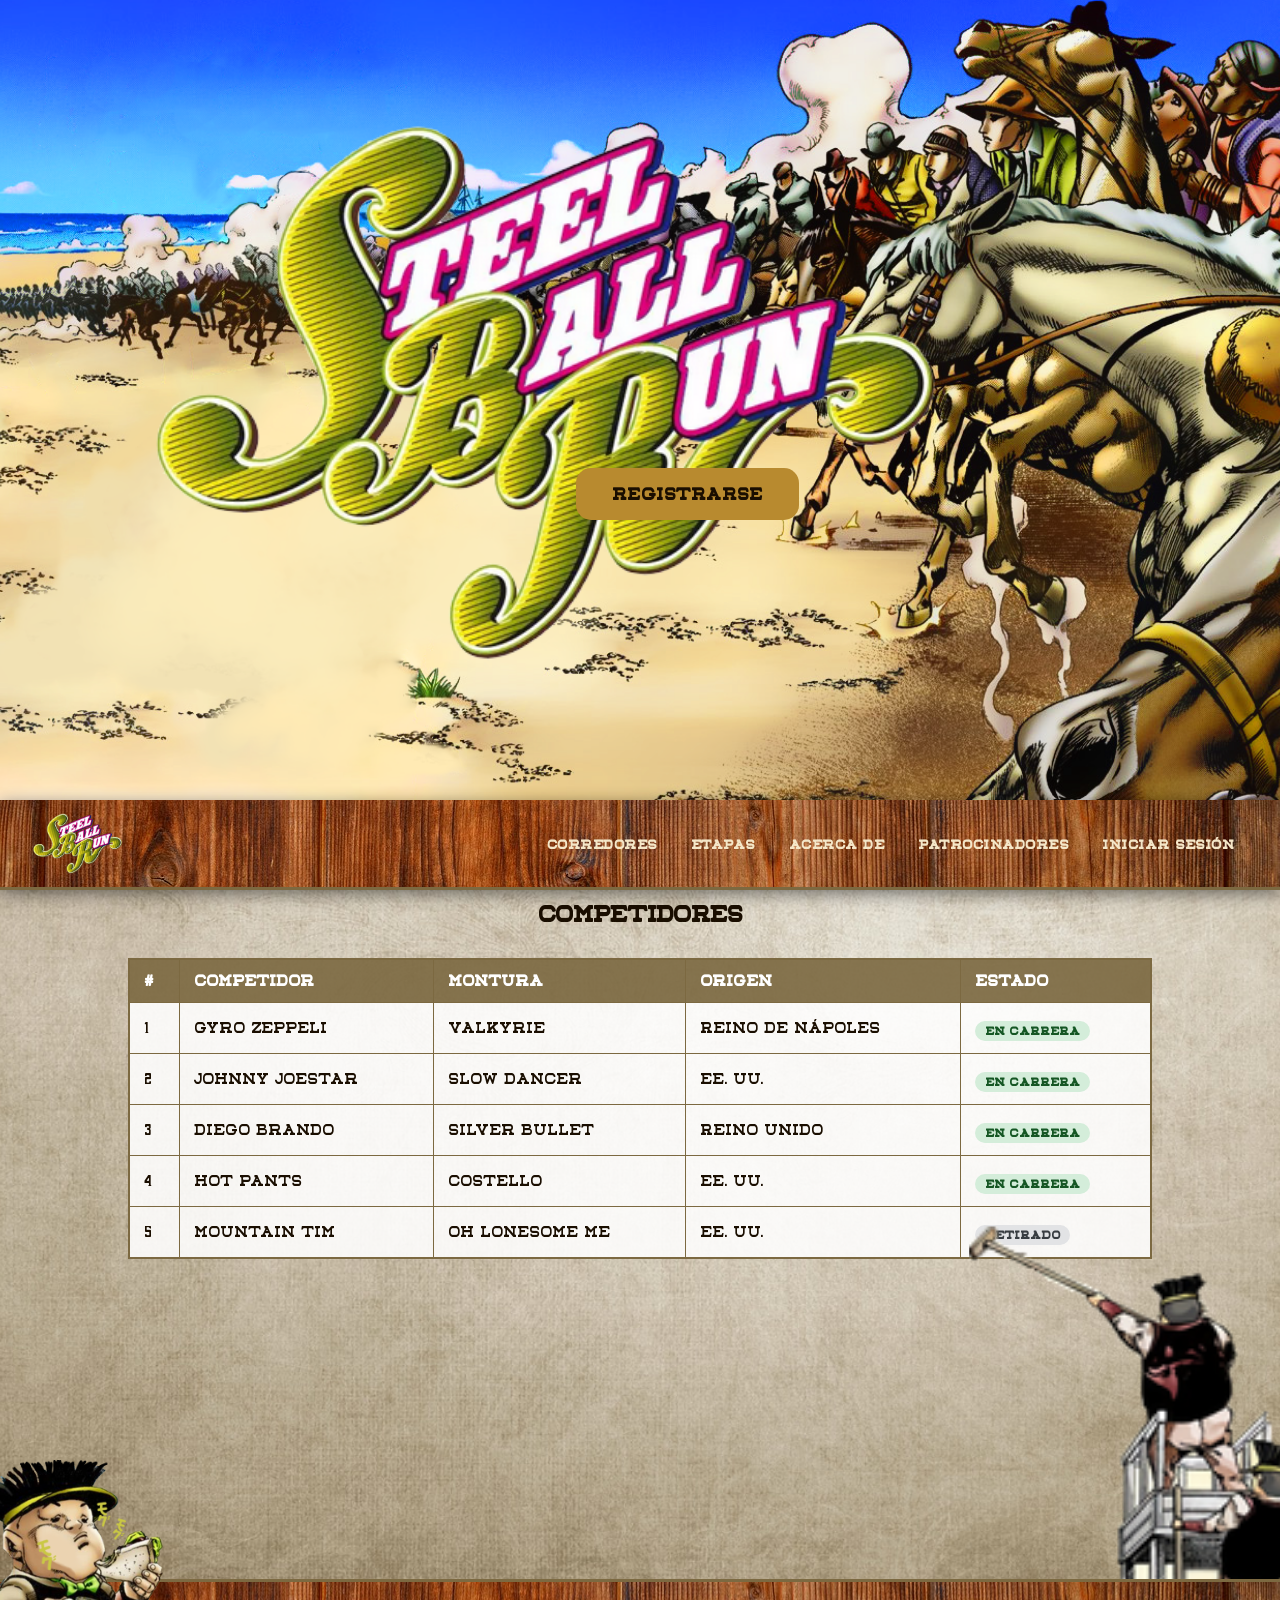
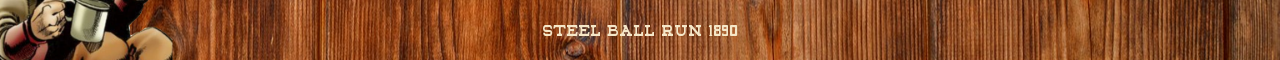
<file: webContent/assets/css/index.html>
<!DOCTYPE html>
<html lang="es">
<head>
    <meta charset="UTF-8">
    <meta name="viewport" content="width=device-width, initial-scale=1.0">
    <title>Steel Ball Run</title>
    <link rel="stylesheet" href="sbrstyles.css">
    <link rel="icon" type="image/png" href="../web_images/sbr_logo.png">
</head>
<body>

    <!-- Banner principal -->
    <div class="main-banner">
        <a class="btn-register btn" href="inscryption.html">Registrarse</a>
        <img class="banner-logo" src="../web_images/Logo_Steel_Ball_Run.png" alt="Steel Ball Run Logo">
    </div>

    <!-- Header -->
    <header class="main-header">
        <img src="../web_images/Logo_Steel_Ball_Run.png" alt="Steel Ball Run Logo" class="logo">
        <nav>
            <ul>
                <li><a href="corredores.html">Corredores</a></li>
                <li><a href="etapas.html">Etapas</a></li>
                <li><a href="acerca.html">Acerca de</a></li>
                <li><a href="patrocinadores.html">Patrocinadores</a></li>
                <li><a href="admin_login.html">Iniciar sesión</a></li>
            </ul>
        </nav>
    </header>

    <!-- Tabla de clasificación -->
    <h2>Competidores</h2>
    <table class="sbr-table">
        <thead>
            <tr>
                <th>#</th>
                <th>Competidor</th>
                <th>Montura</th>
                <th>Origen</th>
                <th>Estado</th>
            </tr>
        </thead>
        <tbody>
            <tr>
                <td>1</td>
                <td>Gyro Zeppeli</td>
                <td>Valkyrie</td>
                <td>Reino de Nápoles</td>
                <td><span class="badge badge-active">En carrera</span></td>
            </tr>
            <tr>
                <td>2</td>
                <td>Johnny Joestar</td>
                <td>Slow Dancer</td>
                <td>EE. UU.</td>
                <td><span class="badge badge-active">En carrera</span></td>
            </tr>
            <tr>
                <td>3</td>
                <td>Diego Brando</td>
                <td>Silver Bullet</td>
                <td>Reino Unido</td>
                <td><span class="badge badge-active">En carrera</span></td>
            </tr>
            <tr>
                <td>4</td>
                <td>Hot Pants</td>
                <td>Costello</td>
                <td>EE. UU.</td>
                <td><span class="badge badge-active">En carrera</span></td>
            </tr>
            <tr>
                <td>5</td>
                <td>Mountain Tim</td>
                <td>Oh Lonesome Me</td>
                <td>EE. UU.</td>
                <td><span class="badge badge-retired">Retirado</span></td>
            </tr>
        </tbody>
    </table>

    <!-- Spacer decorativo -->
    <div class="spacer-big">
        <img class="assistants-table" src="../web_images/assistants.png" alt="Asistentes">
    </div>

    <footer class="main-footer">
        <p>Steel Ball Run 1890</p>
        <div class="character-corner">
            <img src="../web_images/assistant_footer.png" alt="Personaje">
        </div>
    </footer>

    <script>
        // Actualizar botón de sesión si el usuario ya está autenticado
        const isAdmin = sessionStorage.getItem('sbr_admin_auth') === 'true';
        const isUser  = sessionStorage.getItem('sbr_user_auth') === 'true';
        const btn = document.getElementById('session-btn');

        if (isAdmin || isUser) {
            btn.href = 'perfil.html';
            btn.textContent = '👤 Mi perfil';
        }
    </script>
</body>
</html>
</file>
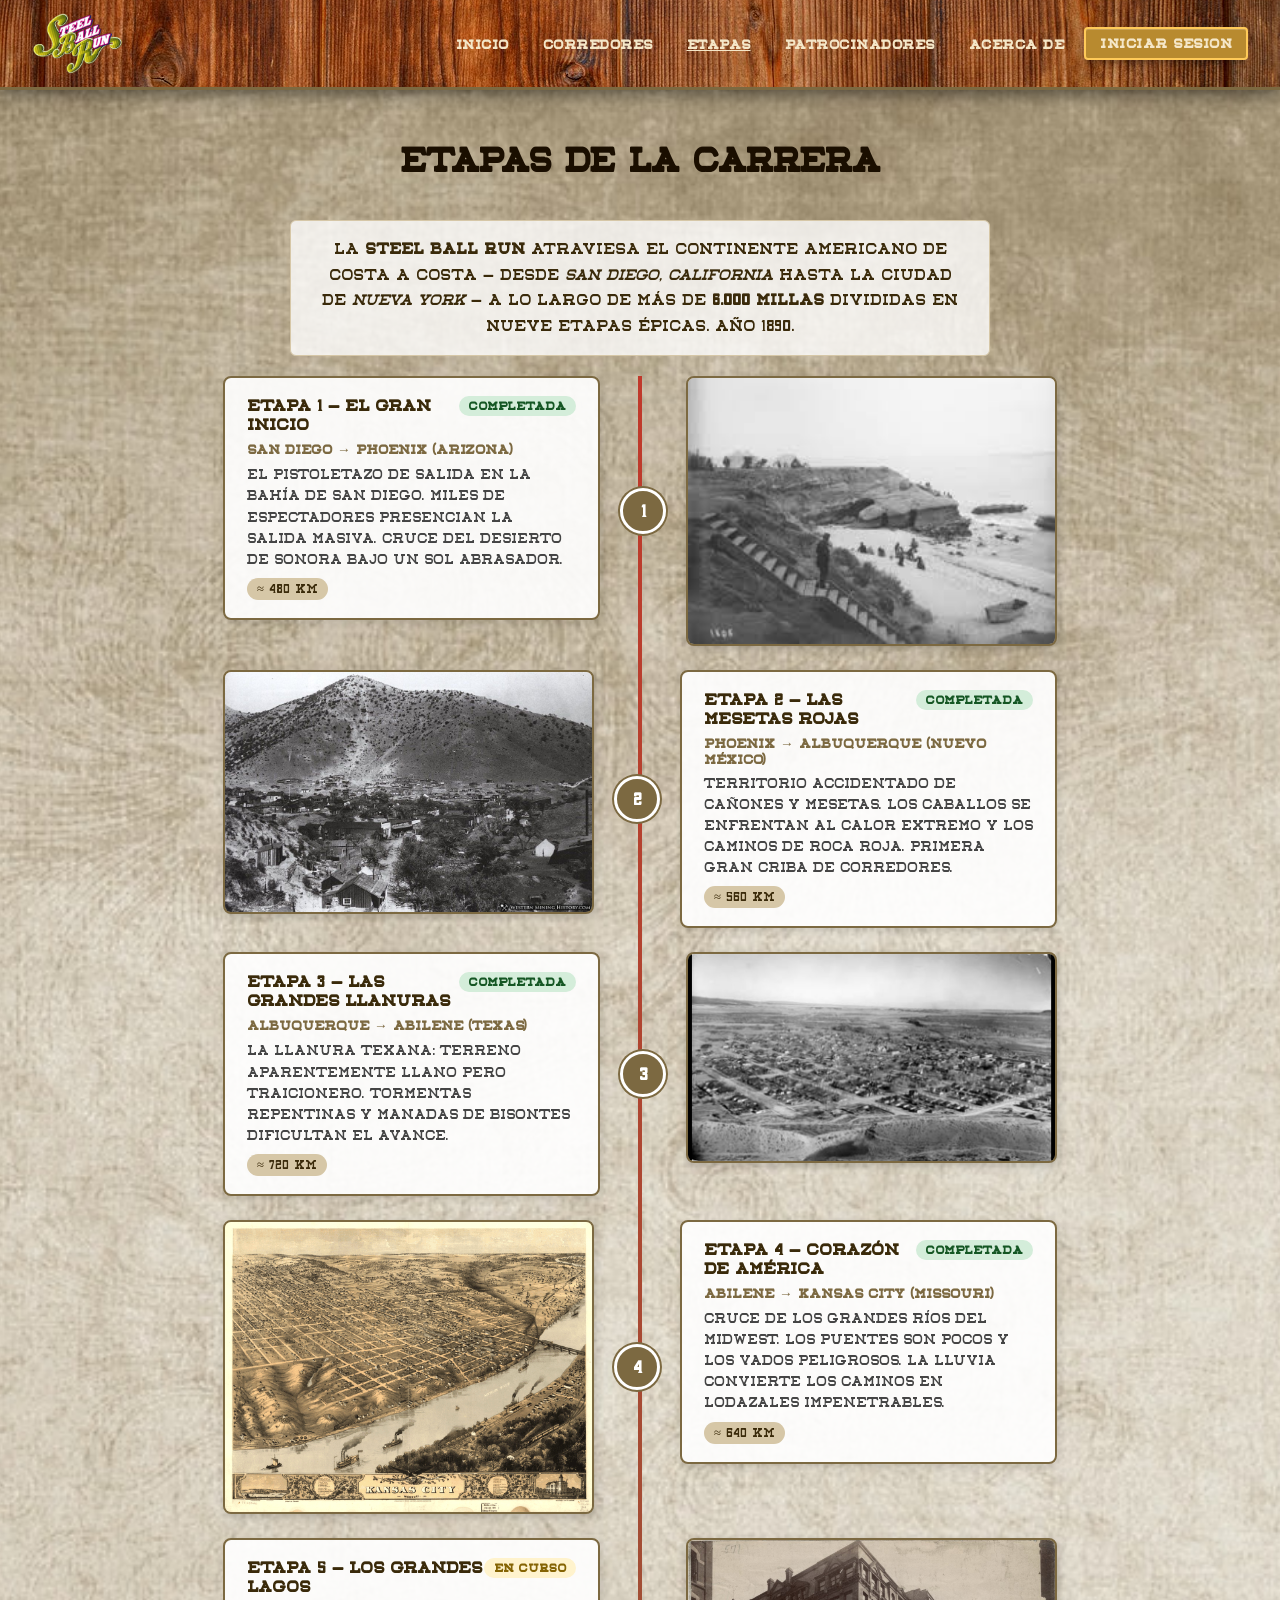
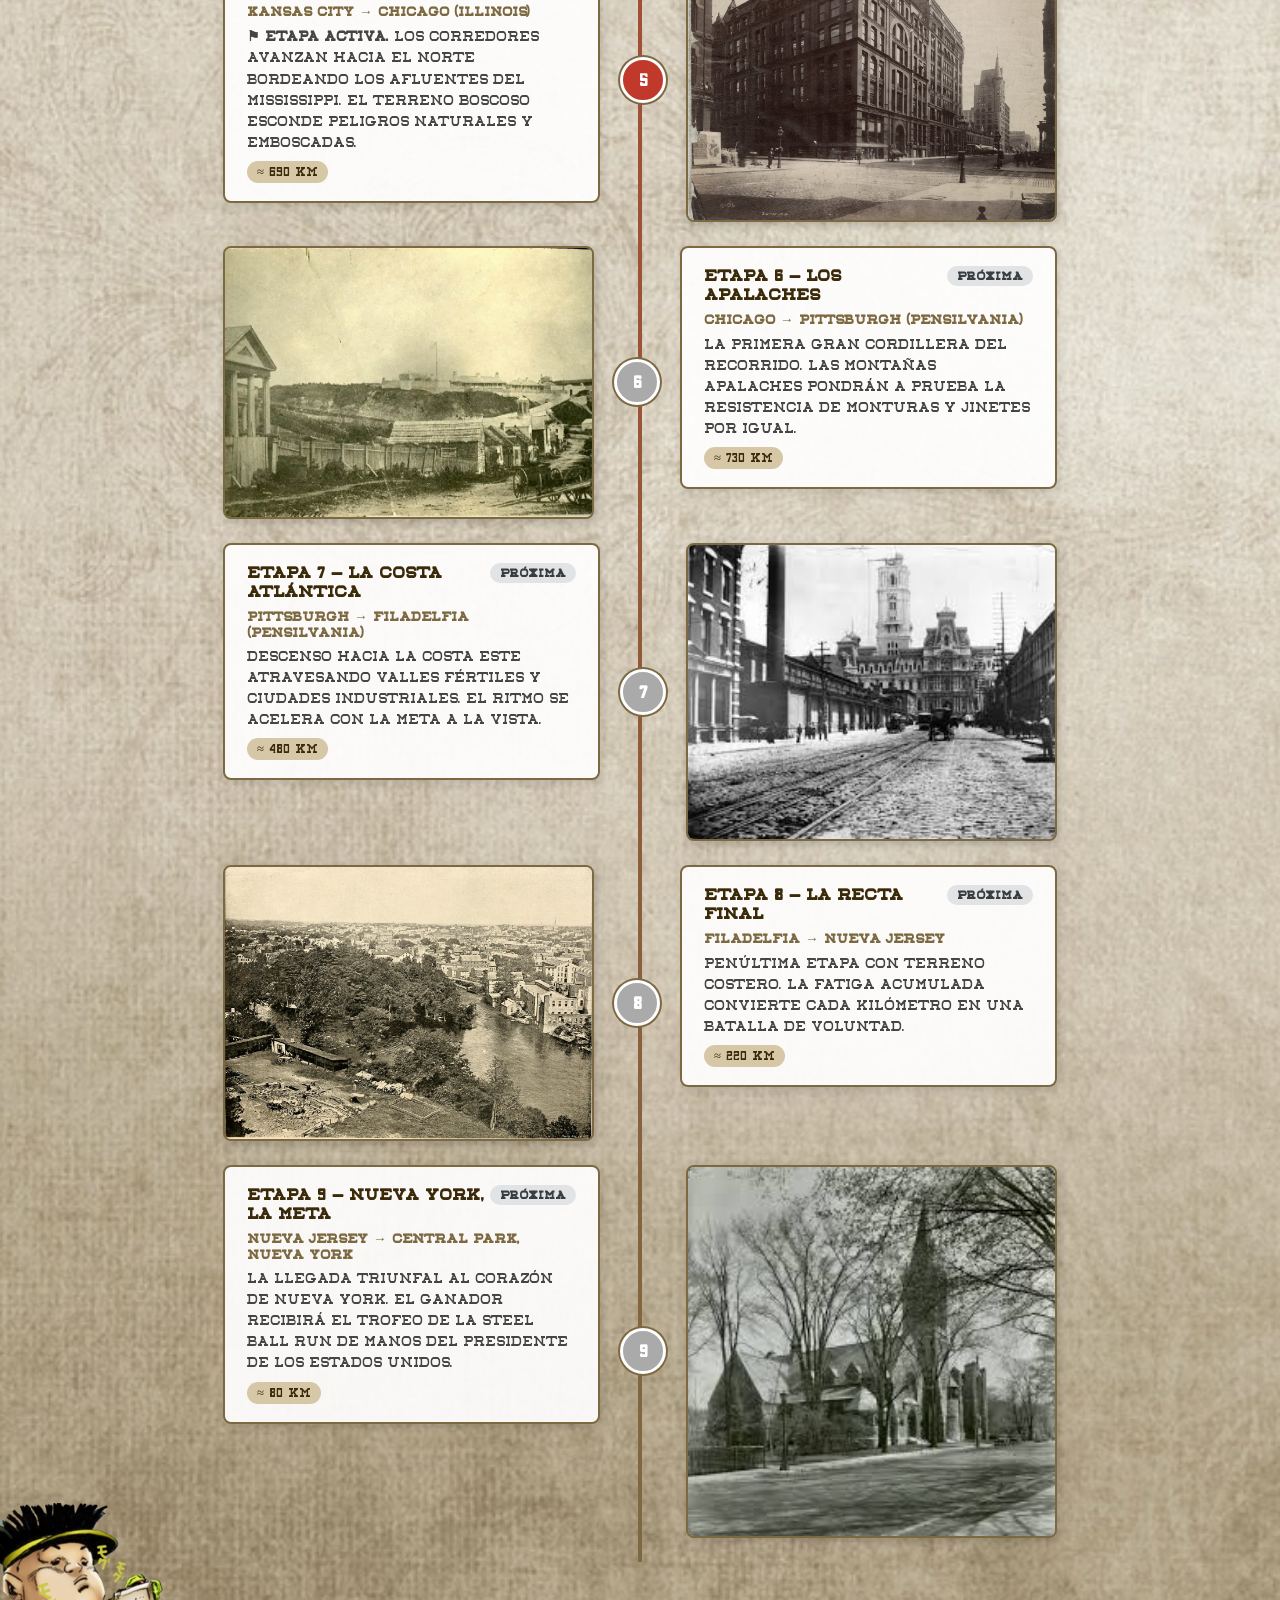
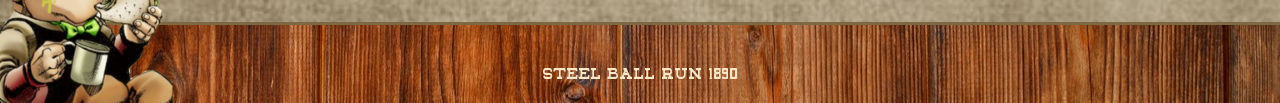
<file: WebContent/etapas.html>
<!DOCTYPE html>
<html lang="es">

<head>
    <meta charset="UTF-8">
    <meta name="viewport" content="width=device-width, initial-scale=1.0">
    <title>SBR - Etapas</title>
    <link rel="stylesheet" href="sbrstyles.css">
    <link rel="icon" type="image/png" href="assets/web_images/sbr_logo.png">
</head>

<body>
    <header class="main-header">
        <img src="assets/web_images/Logo_Steel_Ball_Run.png" alt="Steel Ball Run Logo" class="logo">
        <nav>
            <ul>
                <li><a href="index.jsp">Inicio</a></li>
                <li><a href="corredores.jsp">Corredores</a></li>
                <li><a href="etapas.jsp" style="text-decoration:underline">Etapas</a></li>
                <li><a href="patrocinadores.jsp">Patrocinadores</a></li>
                <li><a href="acerca.jsp">Acerca de</a></li>
                <li id="session-nav-item"><a href="admin_login.html" class="header-session-btn" id="session-btn">Iniciar sesion</a></li>
            </ul>
        </nav>
    </header>

    <main class="stages-page">
        <h1>Etapas de la Carrera</h1>

        <div class="stages-intro">
            La <strong>Steel Ball Run</strong> atraviesa el continente americano de costa a costa — 
            desde <em>San Diego, California</em> hasta la ciudad de <em>Nueva York</em> — 
            a lo largo de más de <strong>6.000 millas</strong> divididas en nueve etapas épicas.
            Año 1890.
        </div>

        <div class="stages-timeline">

            <!-- ETAPA 1 — odd: card(left) | number | image(right) -->
            <div class="stage-item">
                <div class="stage-card">
                    <span class="stage-status status-completed">Completada</span>
                    <h3>Etapa 1 — El Gran Inicio</h3>
                    <div class="stage-route">San Diego → Phoenix (Arizona)</div>
                    <p class="stage-desc">El pistoletazo de salida en la bahía de San Diego. Miles de espectadores presencian la salida masiva. Cruce del desierto de Sonora bajo un sol abrasador.</p>
                    <span class="stage-km">≈ 480 km</span>
                </div>
                <div class="stage-number">1</div>
                <div class="stage-image-box">
                    <img src="assets/stages/stage1.png" alt="Etapa 1" onerror="this.parentElement.classList.add('stage-img-fallback')">
                </div>
            </div>

            <!-- ETAPA 2 — even: image(left) | number | card(right) — row-reverse flips it -->
            <div class="stage-item">
                <div class="stage-card">
                    <span class="stage-status status-completed">Completada</span>
                    <h3>Etapa 2 — Las Mesetas Rojas</h3>
                    <div class="stage-route">Phoenix → Albuquerque (Nuevo México)</div>
                    <p class="stage-desc">Territorio accidentado de cañones y mesetas. Los caballos se enfrentan al calor extremo y los caminos de roca roja. Primera gran criba de corredores.</p>
                    <span class="stage-km">≈ 560 km</span>
                </div>
                <div class="stage-number">2</div>
                <div class="stage-image-box">
                    <img src="assets/stages/stage2.png" alt="Etapa 2" onerror="this.parentElement.classList.add('stage-img-fallback')">
                </div>
            </div>

            <!-- ETAPA 3 — odd -->
            <div class="stage-item">
                <div class="stage-card">
                    <span class="stage-status status-completed">Completada</span>
                    <h3>Etapa 3 — Las Grandes Llanuras</h3>
                    <div class="stage-route">Albuquerque → Abilene (Texas)</div>
                    <p class="stage-desc">La llanura texana: terreno aparentemente llano pero traicionero. Tormentas repentinas y manadas de bisontes dificultan el avance.</p>
                    <span class="stage-km">≈ 720 km</span>
                </div>
                <div class="stage-number">3</div>
                <div class="stage-image-box">
                    <img src="assets/stages/stage3.png" alt="Etapa 3" onerror="this.parentElement.classList.add('stage-img-fallback')">
                </div>
            </div>

            <!-- ETAPA 4 — even -->
            <div class="stage-item">
                <div class="stage-card">
                    <span class="stage-status status-completed">Completada</span>
                    <h3>Etapa 4 — Corazón de América</h3>
                    <div class="stage-route">Abilene → Kansas City (Missouri)</div>
                    <p class="stage-desc">Cruce de los grandes ríos del midwest. Los puentes son pocos y los vados peligrosos. La lluvia convierte los caminos en lodazales impenetrables.</p>
                    <span class="stage-km">≈ 640 km</span>
                </div>
                <div class="stage-number">4</div>
                <div class="stage-image-box">
                    <img src="assets/stages/stage4.png" alt="Etapa 4" onerror="this.parentElement.classList.add('stage-img-fallback')">
                </div>
            </div>

            <!-- ETAPA 5 — odd (ACTIVE) -->
            <div class="stage-item">
                <div class="stage-card">
                    <span class="stage-status status-ongoing">En curso</span>
                    <h3>Etapa 5 — Los Grandes Lagos</h3>
                    <div class="stage-route">Kansas City → Chicago (Illinois)</div>
                    <p class="stage-desc">
                        <strong>⚑ ETAPA ACTIVA.</strong> Los corredores avanzan hacia el norte bordeando 
                        los afluentes del Mississippi. El terreno boscoso esconde peligros naturales y emboscadas.
                    </p>
                    <span class="stage-km">≈ 690 km</span>
                </div>
                <div class="stage-number" style="background:#c0392b;">5</div>
                <div class="stage-image-box">
                    <img src="assets/stages/stage5.png" alt="Etapa 5" onerror="this.parentElement.classList.add('stage-img-fallback')">
                </div>
            </div>

            <!-- ETAPA 6 — even -->
            <div class="stage-item">
                <div class="stage-card">
                    <span class="stage-status status-upcoming">Próxima</span>
                    <h3>Etapa 6 — Los Apalaches</h3>
                    <div class="stage-route">Chicago → Pittsburgh (Pensilvania)</div>
                    <p class="stage-desc">La primera gran cordillera del recorrido. Las montañas Apalaches pondrán a prueba la resistencia de monturas y jinetes por igual.</p>
                    <span class="stage-km">≈ 730 km</span>
                </div>
                <div class="stage-number" style="background:#aaa;">6</div>
                <div class="stage-image-box">
                    <img src="assets/stages/stage6.png" alt="Etapa 6" onerror="this.parentElement.classList.add('stage-img-fallback')">
                </div>
            </div>

            <!-- ETAPA 7 — odd -->
            <div class="stage-item">
                <div class="stage-card">
                    <span class="stage-status status-upcoming">Próxima</span>
                    <h3>Etapa 7 — La Costa Atlántica</h3>
                    <div class="stage-route">Pittsburgh → Filadelfia (Pensilvania)</div>
                    <p class="stage-desc">Descenso hacia la costa Este atravesando valles fértiles y ciudades industriales. El ritmo se acelera con la meta a la vista.</p>
                    <span class="stage-km">≈ 480 km</span>
                </div>
                <div class="stage-number" style="background:#aaa;">7</div>
                <div class="stage-image-box">
                    <img src="assets/stages/stage7.png" alt="Etapa 7" onerror="this.parentElement.classList.add('stage-img-fallback')">
                </div>
            </div>

            <!-- ETAPA 8 — even -->
            <div class="stage-item">
                <div class="stage-card">
                    <span class="stage-status status-upcoming">Próxima</span>
                    <h3>Etapa 8 — La Recta Final</h3>
                    <div class="stage-route">Filadelfia → Nueva Jersey</div>
                    <p class="stage-desc">Penúltima etapa con terreno costero. La fatiga acumulada convierte cada kilómetro en una batalla de voluntad.</p>
                    <span class="stage-km">≈ 220 km</span>
                </div>
                <div class="stage-number" style="background:#aaa;">8</div>
                <div class="stage-image-box">
                    <img src="assets/stages/stage8.png" alt="Etapa 8" onerror="this.parentElement.classList.add('stage-img-fallback')">
                </div>
            </div>

            <!-- ETAPA 9 — odd -->
            <div class="stage-item">
                <div class="stage-card">
                    <span class="stage-status status-upcoming">Próxima</span>
                    <h3>Etapa 9 — Nueva York, la Meta</h3>
                    <div class="stage-route">Nueva Jersey → Central Park, Nueva York</div>
                    <p class="stage-desc">La llegada triunfal al corazón de Nueva York. El ganador recibirá el Trofeo de la Steel Ball Run de manos del Presidente de los Estados Unidos.</p>
                    <span class="stage-km">≈ 80 km</span>
                </div>
                <div class="stage-number" style="background:#aaa;">9</div>
                <div class="stage-image-box">
                    <img src="assets/stages/stage9.png" alt="Etapa 9" onerror="this.parentElement.classList.add('stage-img-fallback')">
                </div>
            </div>

        </div>
    </main>

    <footer class="main-footer">
        <p>Steel Ball Run 1890</p>
        <div class="character-corner">
            <img src="assets/web_images/assistant_footer.png" alt="Personaje">
        </div>
    </footer>
    <script>
        const _isAdmin = sessionStorage.getItem('sbr_admin_auth') === 'true';
        const _isUser  = sessionStorage.getItem('sbr_user_auth') === 'true';
        const _btn = document.getElementById('session-btn');
        if (_btn && (_isAdmin || _isUser)) {
            _btn.href = 'perfil.jsp';
            _btn.textContent = 'Mi perfil';
        }
    </script>
</body>
</html>
</file>
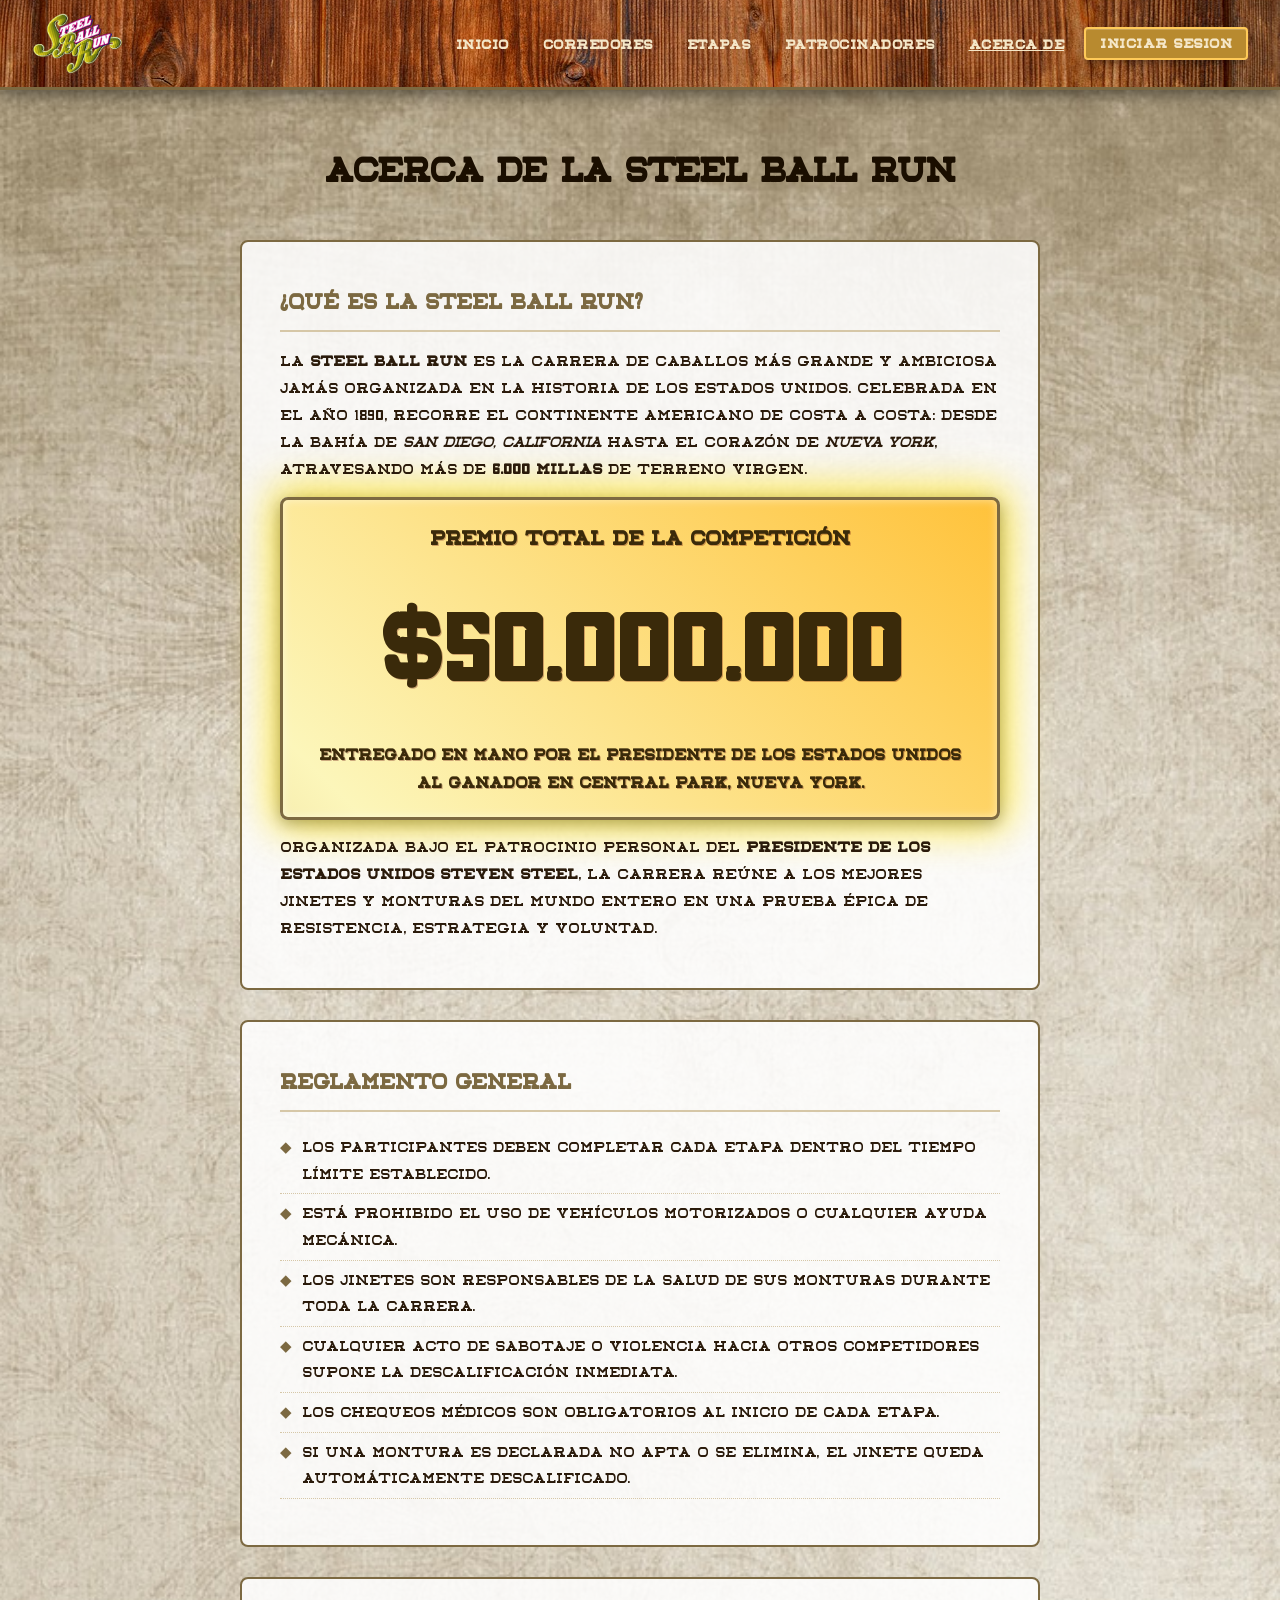
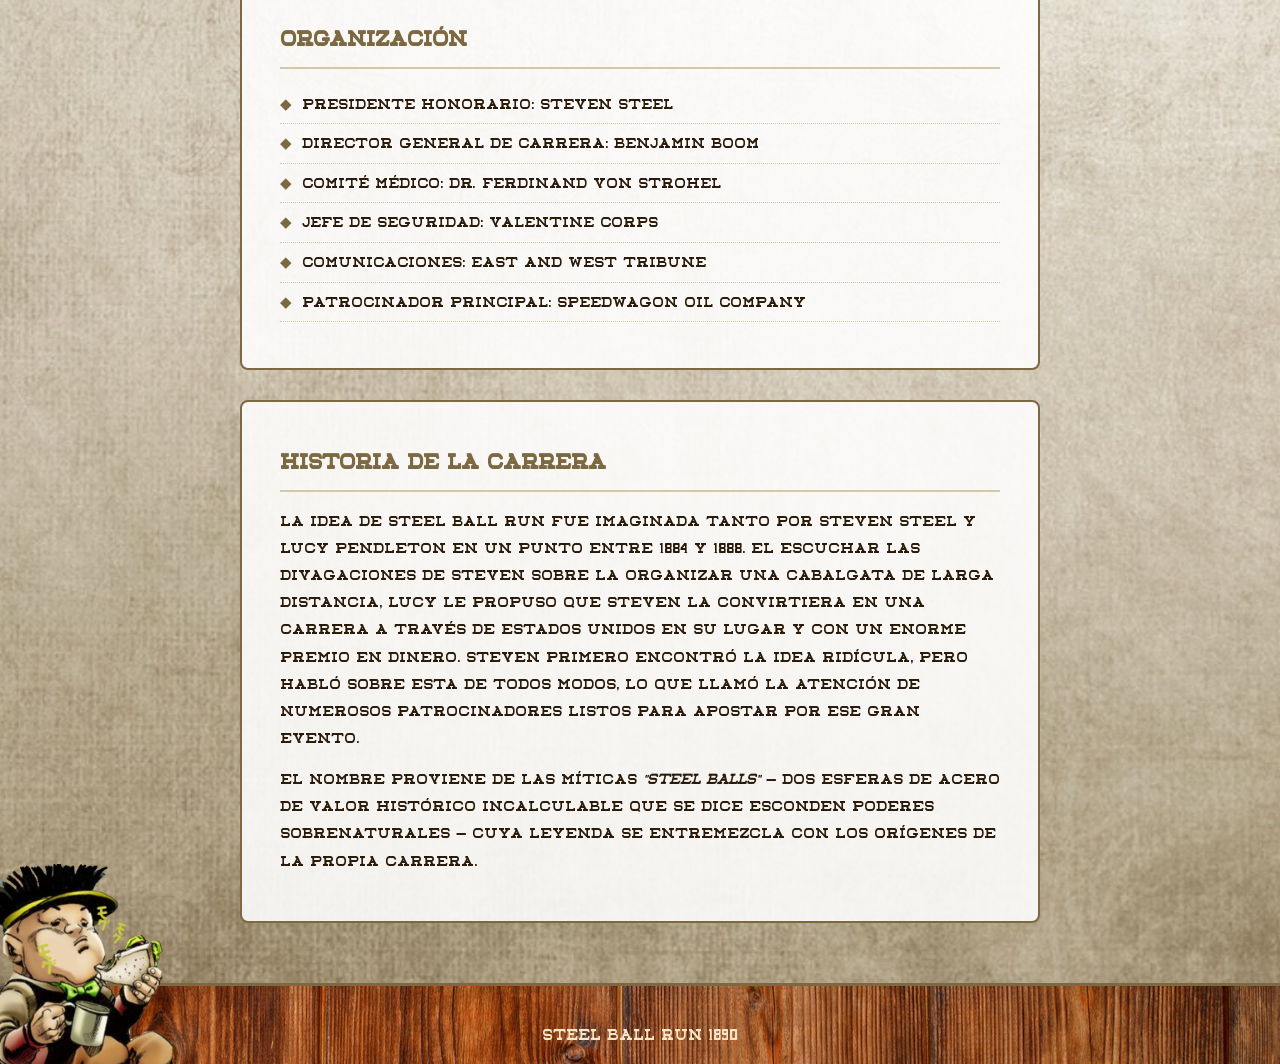
<file: WebContent/assets/css/acerca.html>
<!DOCTYPE html>
<html lang="es">

<head>
    <meta charset="UTF-8">
    <meta name="viewport" content="width=device-width, initial-scale=1.0">
    <title>SBR - Acerca de</title>
    <link rel="stylesheet" href="sbrstyles.css">
    <link rel="icon" type="image/png" href="../web_images/sbr_logo.png">
</head>

<body>
    <header class="main-header">
        <img src="../web_images/Logo_Steel_Ball_Run.png" alt="Steel Ball Run Logo" class="logo">
        <nav>
            <ul>
                <li><a href="index.html">Inicio</a></li>
                <li><a href="corredores.html">Corredores</a></li>
                <li><a href="etapas.html">Etapas</a></li>
                <li><a href="patrocinadores.html">Patrocinadores</a></li>
                <li><a href="acerca.html" style="text-decoration:underline">Acerca de</a></li>
            <li id="session-nav-item"><a href="admin_login.html" class="header-session-btn" id="session-btn">Iniciar sesion</a></li>
            </ul>
        </nav>
    </header>

    <main class="about-page">
        <h1>Acerca de la Steel Ball Run</h1>

        <div class="about-card">
            <h2>¿Qué es la Steel Ball Run?</h2>
            <p>
                La <strong>Steel Ball Run</strong> es la carrera de caballos más grande y ambiciosa 
                jamás organizada en la historia de los Estados Unidos. Celebrada en el año 1890, 
                recorre el continente americano de costa a costa: desde la bahía de 
                <em>San Diego, California</em> hasta el corazón de <em>Nueva York</em>, 
                atravesando más de <strong>6.000 millas</strong> de terreno virgen.
            </p>
            <div class="prize-banner">
                <h3>Premio Total de la Competición</h3>
                <p>$50.000.000</p>
                <p style="font-size:1rem; margin-top:8px; color:#3a2a0a;">
                    Entregado en mano por el Presidente de los Estados Unidos al ganador en Central Park, Nueva York.
                </p>
            </div>
            <p>
                Organizada bajo el patrocinio personal del <strong>Presidente de los Estados Unidos 
                Steven Steel</strong>, la carrera reúne a los mejores jinetes y monturas del mundo 
                entero en una prueba épica de resistencia, estrategia y voluntad.
            </p>
        </div>

       

        <div class="about-card">
                <h2>Reglamento General</h2>
                <ul>
                    <li>Los participantes deben completar cada etapa dentro del tiempo límite establecido.</li>
                    <li>Está prohibido el uso de vehículos motorizados o cualquier ayuda mecánica.</li>
                    <li>Los jinetes son responsables de la salud de sus monturas durante toda la carrera.</li>
                    <li>Cualquier acto de sabotaje o violencia hacia otros competidores supone la descalificación inmediata.</li>
                    <li>Los chequeos médicos son obligatorios al inicio de cada etapa.</li>
                    <li>Si una montura es declarada no apta o se elimina, el jinete queda automáticamente descalificado.</li>
                </ul>
        </div>

        <div class="about-card">
                <h2>Organización</h2>
                <ul>
                    <li>Presidente honorario: Steven Steel</li>
                    <li>Director general de carrera: Benjamin Boom</li>
                    <li>Comité médico: Dr. Ferdinand von Strohel</li>
                    <li>Jefe de seguridad: Valentine Corps</li>
                    <li>Comunicaciones: East and West Tribune</li>
                    <li>Patrocinador principal: Speedwagon Oil Company</li>
                </ul>
            </div>

        <div class="about-card">
            <h2>Historia de la Carrera</h2>
            <p>
                La idea de Steel Ball Run fue imaginada tanto por Steven Steel y Lucy Pendleton en un punto entre 1884 y 1888.
                El escuchar las divagaciones de Steven sobre la organizar una cabalgata de larga distancia, Lucy le propuso que Steven
                la convirtiera en una carrera a través de Estados Unidos en su lugar y con un enorme premio en dinero. Steven primero
                encontró la idea ridícula, pero habló sobre esta de todos modos, lo que llamó la atención de numerosos patrocinadores
                listos para apostar por ese gran evento.
            </p>
            <p>
                El nombre proviene de las míticas <em>"Steel Balls"</em> — dos esferas de acero 
                de valor histórico incalculable que se dice esconden poderes sobrenaturales — 
                cuya leyenda se entremezcla con los orígenes de la propia carrera.
            </p>
        </div>
    </main>

    <footer class="main-footer">
        <p>Steel Ball Run 1890</p>
        <div class="character-corner">
            <img src="../web_images/assistant_footer.png" alt="Personaje">
        </div>
    </footer>
    <script>
        const _isAdmin = sessionStorage.getItem('sbr_admin_auth') === 'true';
        const _isUser  = sessionStorage.getItem('sbr_user_auth') === 'true';
        const _btn = document.getElementById('session-btn');
        if (_btn && (_isAdmin || _isUser)) {
            _btn.href = 'perfil.html';
            _btn.textContent = 'Mi perfil';
        }
    </script>
</body>
</html>
</file>
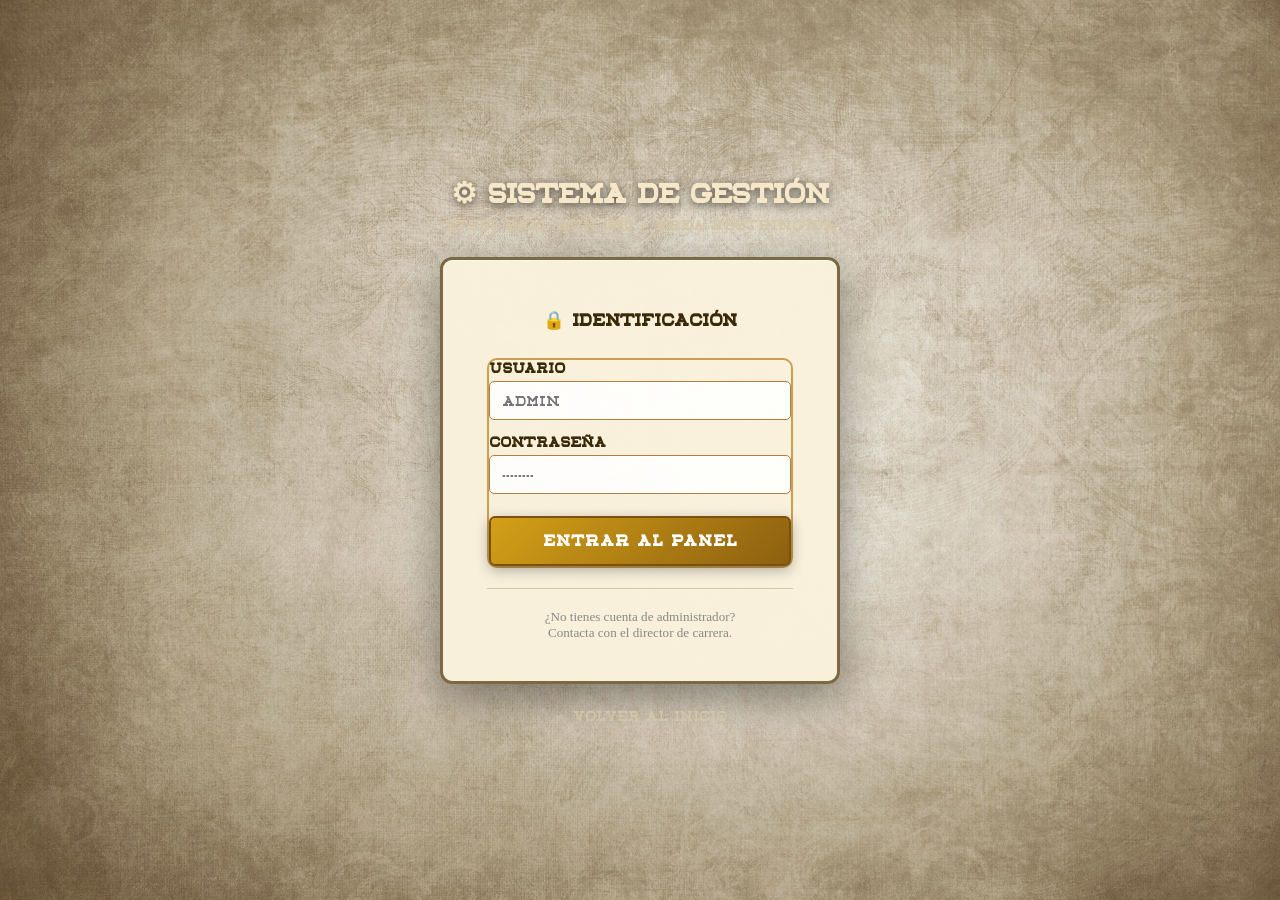
<file: WebContent/assets/css/admin.html>
<!DOCTYPE html>
<html lang="es">

<head>
    <meta charset="UTF-8">
    <meta name="viewport" content="width=device-width, initial-scale=1.0">
    <title>SBR Admin — Panel</title>
    <link rel="stylesheet" href="sbrstyles.css">
    <link rel="icon" type="image/png" href="../web_images/sbr_logo.png">
</head>

<body>

    <header class="main-header">
        <img src="../web_images/Logo_Steel_Ball_Run.png" alt="Steel Ball Run Logo" class="logo">
        <nav>
            <ul>
                <li><a href="index.html">← Sitio público</a></li>
                <li style="color:gold; font-weight:bold; list-style:none;">⚙ Panel Admin</li>
            </ul>
        </nav>
    </header>

    <div class="admin-layout">
        <!-- Sidebar -->
        <aside class="admin-sidebar">
            <span class="sidebar-section-label">General</span>
            <button class="sidebar-btn active" onclick="showSection('dashboard')" id="sb-dashboard">
                <span class="icon">📊</span> Dashboard
            </button>

            <span class="sidebar-section-label">Gestión</span>
            <button class="sidebar-btn" onclick="showSection('registros')" id="sb-registros">
                <span class="icon">📋</span> Registros
            </button>
            <button class="sidebar-btn" onclick="showSection('corredores')" id="sb-corredores">
                <span class="icon">🏇</span> Corredores
            </button>
            <button class="sidebar-btn" onclick="showSection('monturas')" id="sb-monturas">
                <span class="icon">🐴</span> Monturas
            </button>
            <button class="sidebar-btn" onclick="showSection('etapas')" id="sb-etapas">
                <span class="icon">🗺️</span> Etapas
            </button>
            <button class="sidebar-btn" onclick="showSection('patrocinadores')" id="sb-patrocinadores">
                <span class="icon">💰</span> Patrocinadores
            </button>

            <span class="sidebar-section-label">Datos</span>
            <button class="sidebar-btn" onclick="showSection('personajes')" id="sb-personajes">
                <span class="icon">👤</span> Personajes
            </button>
            <button class="sidebar-btn" onclick="showSection('medico')" id="sb-medico">
                <span class="icon">🏥</span> Chequeo Médico
            </button>

            <div class="sidebar-logout">
                <button onclick="doLogout()">🚪 Cerrar sesión</button>
            </div>
        </aside>

        <!-- Contenido principal -->
        <main class="admin-content">

            <!-- DASHBOARD -->
            <section class="admin-section active" id="sec-dashboard">
                <h2>Dashboard</h2>
                <div class="stats-grid">
                    <div class="stat-card"><div class="stat-num">3.021</div><div class="stat-label">Participantes inscritos</div></div>
                    <div class="stat-card"><div class="stat-num">2.847</div><div class="stat-label">En carrera activos</div></div>
                    <div class="stat-card"><div class="stat-num">142</div><div class="stat-label">Descalificados</div></div>
                    <div class="stat-card"><div class="stat-num">32</div><div class="stat-label">Retirados</div></div>
                    <div class="stat-card"><div class="stat-num">5</div><div class="stat-label">Etapa actual</div></div>
                    <div class="stat-card"><div class="stat-num">4</div><div class="stat-label">Chequeos médicos</div></div>
                </div>
                <div class="admin-form-box">
                    <h3>Resumen de actividad reciente</h3>
                    <table class="admin-table">
                        <thead><tr><th>Evento</th><th>Corredor</th><th>Fecha</th><th>Estado</th></tr></thead>
                        <tbody>
                            <tr><td>Nuevo registro</td><td>Pocoloco —</td><td>25/09/1890</td><td><span class="badge badge-ok">OK</span></td></tr>
                            <tr><td>Descalificación</td><td>Wekapipo —</td><td>02/10/1890</td><td><span class="badge badge-dq">DQ</span></td></tr>
                            <tr><td>Chequeo médico</td><td>Gyro Zeppeli</td><td>04/10/1890</td><td><span class="badge badge-ok">Apto</span></td></tr>
                            <tr><td>Montura eliminada</td><td>Sandman —</td><td>05/10/1890</td><td><span class="badge badge-dq">DQ corredor</span></td></tr>
                            <tr><td>Nuevo registro</td><td>Hot Pants —</td><td>06/10/1890</td><td><span class="badge badge-pending">Pendiente médico</span></td></tr>
                        </tbody>
                    </table>
                </div>
            </section>

            <!-- REGISTROS -->
            <section class="admin-section" id="sec-registros">
                <h2>Gestión de Registros</h2>
                <button class="add-row-btn" onclick="toggleForm('form-registro')">+ Nuevo Registro</button>

                <table class="admin-table">
                    <thead><tr><th>#</th><th>Nombre</th><th>DNI</th><th>Fecha</th><th>Estado</th><th>Acciones</th></tr></thead>
                    <tbody>
                        <tr><td>001</td><td>Gyro Zeppeli</td><td>IT-00124</td><td>20/09/1890</td><td><span class="badge badge-ok">Aprobado</span></td><td><div class="actions"><button class="btn-sm btn-edit">Editar</button><button class="btn-sm btn-del" onclick="showDeleteModal('registro')">Eliminar</button></div></td></tr>
                        <tr><td>002</td><td>Johnny Joestar</td><td>US-00887</td><td>20/09/1890</td><td><span class="badge badge-ok">Aprobado</span></td><td><div class="actions"><button class="btn-sm btn-edit">Editar</button><button class="btn-sm btn-del" onclick="showDeleteModal('registro')">Eliminar</button></div></td></tr>
                        <tr><td>003</td><td>Diego Brando</td><td>GB-00345</td><td>21/09/1890</td><td><span class="badge badge-ok">Aprobado</span></td><td><div class="actions"><button class="btn-sm btn-edit">Editar</button><button class="btn-sm btn-del" onclick="showDeleteModal('registro')">Eliminar</button></div></td></tr>
                        <tr><td>007</td><td>Sandman —</td><td>US-00712</td><td>22/09/1890</td><td><span class="badge badge-dq">Descalificado</span></td><td><div class="actions"><button class="btn-sm btn-edit">Editar</button><button class="btn-sm btn-del" onclick="showDeleteModal('registro')">Eliminar</button></div></td></tr>
                        <tr><td>004</td><td>Hot Pants —</td><td>US-00561</td><td>23/09/1890</td><td><span class="badge badge-pending">Pendiente</span></td><td><div class="actions"><button class="btn-sm btn-edit">Editar</button><button class="btn-sm btn-del" onclick="showDeleteModal('registro')">Eliminar</button></div></td></tr>
                    </tbody>
                </table>

                <div class="admin-form-box" id="form-registro" style="display:none;">
                    <h3>Nuevo Registro</h3>
                    <div class="form-grid">
                        <div class="field"><label>Nombre</label><input type="text" placeholder="Nombre del corredor"></div>
                        <div class="field"><label>Apellidos</label><input type="text" placeholder="Apellidos"></div>
                        <div class="field"><label>DNI / Documento</label><input type="text" placeholder="XX-00000"></div>
                        <div class="field"><label>Edad</label><input type="number" min="16" placeholder="Edad"></div>
                        <div class="field"><label>País de origen</label><input type="text" placeholder="País"></div>
                        <div class="field"><label>Número de corredor</label><input type="number" placeholder="#"></div>
                    </div>
                    <div class="form-actions" style="margin-top:16px; max-width:300px;">
                        <button class="btn btn-save">Guardar</button>
                        <button class="btn btn-reset" onclick="toggleForm('form-registro')">Cancelar</button>
                    </div>
                </div>
            </section>

            <!-- CORREDORES -->
            <section class="admin-section" id="sec-corredores">
                <h2>Gestión de Corredores</h2>
                <button class="add-row-btn" onclick="toggleForm('form-corredor')">+ Nuevo Corredor</button>

                <table class="admin-table">
                    <thead><tr><th>#</th><th>Nombre</th><th>Origen</th><th>Montura</th><th>Estado</th><th>Acciones</th></tr></thead>
                    <tbody>
                        <tr><td>1</td><td>Gyro Zeppeli</td><td>Nápoles</td><td>Valkyrie</td><td><span class="badge badge-active">Activo</span></td><td><div class="actions"><button class="btn-sm btn-edit">Editar</button><button class="btn-sm btn-dq">DQ</button><button class="btn-sm btn-del" onclick="showDeleteModal('corredor')">Eliminar</button></div></td></tr>
                        <tr><td>2</td><td>Johnny Joestar</td><td>Kentucky</td><td>Slow Dancer</td><td><span class="badge badge-active">Activo</span></td><td><div class="actions"><button class="btn-sm btn-edit">Editar</button><button class="btn-sm btn-dq">DQ</button><button class="btn-sm btn-del" onclick="showDeleteModal('corredor')">Eliminar</button></div></td></tr>
                        <tr><td>3</td><td>Diego Brando</td><td>Reino Unido</td><td>Silver Bullet</td><td><span class="badge badge-active">Activo</span></td><td><div class="actions"><button class="btn-sm btn-edit">Editar</button><button class="btn-sm btn-dq">DQ</button><button class="btn-sm btn-del" onclick="showDeleteModal('corredor')">Eliminar</button></div></td></tr>
                        <tr><td>7</td><td>Sandman</td><td>EE. UU.</td><td>In a Silent Way</td><td><span class="badge badge-dq">Descalificado</span></td><td><div class="actions"><button class="btn-sm btn-edit">Editar</button><button class="btn-sm btn-del" onclick="showDeleteModal('corredor')">Eliminar</button></div></td></tr>
                        <tr><td>5</td><td>Mountain Tim</td><td>EE. UU.</td><td>Oh Lonesome Me</td><td><span class="badge badge-retired">Retirado</span></td><td><div class="actions"><button class="btn-sm btn-edit">Editar</button><button class="btn-sm btn-del" onclick="showDeleteModal('corredor')">Eliminar</button></div></td></tr>
                    </tbody>
                </table>

                <div class="admin-form-box" id="form-corredor" style="display:none;">
                    <h3>Nuevo Corredor</h3>
                    <div class="form-grid">
                        <div class="field"><label>Nombre</label><input type="text"></div>
                        <div class="field"><label>Apellidos</label><input type="text"></div>
                        <div class="field"><label>Origen</label><input type="text"></div>
                        <div class="field"><label>Número</label><input type="number"></div>
                        <div class="field field-full"><label>Montura asignada</label><select><option>Valkyrie</option><option>Slow Dancer</option><option>Silver Bullet</option><option>— Sin asignar —</option></select></div>
                    </div>
                    <div class="form-actions" style="margin-top:16px; max-width:300px;">
                        <button class="btn btn-save">Guardar</button>
                        <button class="btn btn-reset" onclick="toggleForm('form-corredor')">Cancelar</button>
                    </div>
                </div>
            </section>

            <!-- MONTURAS -->
            <section class="admin-section" id="sec-monturas">
                <h2>Gestión de Monturas</h2>
                <p style="font-family:'Formal',serif; color:#721c24; background:#ff717d; border:2px solid; padding:10px 14px; border-radius:5px; margin-bottom:16px; font-size:0.9rem;">
                    <strong>Atención:</strong> Eliminar una montura <strong>descalifica automáticamente</strong> al corredor asociado.
                </p>
                <button class="add-row-btn" onclick="toggleForm('form-montura')">+ Nueva Montura</button>

                <table class="admin-table">
                    <thead><tr><th>Nombre</th><th>Raza</th><th>Corredor asignado y </th><th>Estado</th><th>Acciones</th></tr></thead>
                    <tbody>
                        <tr><td>Valkyrie</td><td>Pura sangre</td><td>Gyro Zeppeli</td><td><span class="badge badge-ok">Apta</span></td><td><div class="actions"><button class="btn-sm btn-edit">Editar</button><button class="btn-sm btn-del" onclick="showDeleteModal('montura')">Eliminar → DQ</button></div></td></tr>
                        <tr><td>Slow Dancer</td><td>Appaloosa</td><td>Johnny Joestar</td><td><span class="badge badge-ok">Apta</span></td><td><div class="actions"><button class="btn-sm btn-edit">Editar</button><button class="btn-sm btn-del" onclick="showDeleteModal('montura')">Eliminar → DQ</button></div></td></tr>
                        <tr><td>Silver Bullet</td><td>Thoroughbred</td><td>Diego Brando</td><td><span class="badge badge-ok">Apta</span></td><td><div class="actions"><button class="btn-sm btn-edit">Editar</button><button class="btn-sm btn-del" onclick="showDeleteModal('montura')">Eliminar → DQ</button></div></td></tr>
                        <tr><td>In a Silent Way</td><td>Mustang</td><td>Sandman (DQ)</td><td><span class="badge badge-fail">No apta</span></td><td><div class="actions"><button class="btn-sm btn-edit">Editar</button><button class="btn-sm btn-del" onclick="showDeleteModal('montura')">Eliminar → DQ</button></div></td></tr>
                    </tbody>
                </table>

                <div class="admin-form-box" id="form-montura" style="display:none;">
                    <h3>Nueva Montura</h3>
                    <div class="form-grid">
                        <div class="field"><label>Nombre de la montura</label><input type="text"></div>
                        <div class="field"><label>Raza</label><input type="text"></div>
                        <div class="field"><label>"Corredor asignado (NUMERO DE ID)"</label><input type="text"></div>
                    </div>
                    <div class="form-actions" style="margin-top:16px; max-width:300px;">
                        <button class="btn btn-save">Guardar</button>
                        <button class="btn btn-reset" onclick="toggleForm('form-montura')">Cancelar</button>
                    </div>
                </div>
            </section>

            <!-- ETAPAS -->
            <section class="admin-section" id="sec-etapas">
                <h2>🗺️ Gestión de Etapas</h2>
                <button class="add-row-btn" onclick="toggleForm('form-etapa')">+ Nueva Etapa</button>

                <table class="admin-table">
                    <thead><tr><th>#</th><th>Nombre</th><th>Ruta</th><th>Km</th><th>Estado</th><th>Acciones</th></tr></thead>
                    <tbody>
                        <tr><td>1</td><td>El Gran Inicio</td><td>San Diego → Phoenix</td><td>480</td><td><span class="badge badge-ok">Completada</span></td><td><div class="actions"><button class="btn-sm btn-edit">Editar</button><button class="btn-sm btn-del" onclick="showDeleteModal('etapa')">Eliminar</button></div></td></tr>
                        <tr><td>2</td><td>Las Mesetas Rojas</td><td>Phoenix → Albuquerque</td><td>560</td><td><span class="badge badge-ok">Completada</span></td><td><div class="actions"><button class="btn-sm btn-edit">Editar</button><button class="btn-sm btn-del" onclick="showDeleteModal('etapa')">Eliminar</button></div></td></tr>
                        <tr><td>3</td><td>Las Grandes Llanuras</td><td>Albuquerque → Abilene</td><td>720</td><td><span class="badge badge-ok">Completada</span></td><td><div class="actions"><button class="btn-sm btn-edit">Editar</button><button class="btn-sm btn-del" onclick="showDeleteModal('etapa')">Eliminar</button></div></td></tr>
                        <tr><td>4</td><td>Corazón de América</td><td>Abilene → Kansas City</td><td>640</td><td><span class="badge badge-ok">Completada</span></td><td><div class="actions"><button class="btn-sm btn-edit">Editar</button><button class="btn-sm btn-del" onclick="showDeleteModal('etapa')">Eliminar</button></div></td></tr>
                        <tr><td>5</td><td>Los Grandes Lagos</td><td>Kansas City → Chicago</td><td>690</td><td><span class="badge badge-pending">En curso</span></td><td><div class="actions"><button class="btn-sm btn-edit">Editar</button><button class="btn-sm btn-del" onclick="showDeleteModal('etapa')">Eliminar</button></div></td></tr>
                        <tr><td>6</td><td>Los Apalaches</td><td>Chicago → Pittsburgh</td><td>730</td><td><span class="badge badge-retired">Próxima</span></td><td><div class="actions"><button class="btn-sm btn-edit">Editar</button><button class="btn-sm btn-del" onclick="showDeleteModal('etapa')">Eliminar</button></div></td></tr>
                    </tbody>
                </table>

                <div class="admin-form-box" id="form-etapa" style="display:none;">
                    <h3>Nueva Etapa</h3>
                    <div class="form-grid">
                        <div class="field"><label>Número</label><input type="number"></div>
                        <div class="field"><label>Nombre</label><input type="text"></div>
                        <div class="field"><label>Ciudad inicio</label><input type="text"></div>
                        <div class="field"><label>Ciudad fin</label><input type="text"></div>
                        <div class="field"><label>Distancia (km)</label><input type="number"></div>
                        <div class="field"><label>Estado</label><select><option>Próxima</option><option>En curso</option><option>Completada</option></select></div>
                        <div class="field field-full"><label>Descripción</label><input type="text" placeholder="Breve descripción del terreno"></div>
                    </div>
                    <div class="form-actions" style="margin-top:16px; max-width:300px;">
                        <button class="btn btn-save">Guardar</button>
                        <button class="btn btn-reset" onclick="toggleForm('form-etapa')">Cancelar</button>
                    </div>
                </div>
            </section>

            <!-- PATROCINADORES -->
            <section class="admin-section" id="sec-patrocinadores">
                <h2>Gestión de Patrocinadores</h2>
                <button class="add-row-btn" onclick="toggleForm('form-sponsor')">+ Nuevo Patrocinador</button>

                <table class="admin-table">
                    <thead><tr><th>Nombre</th><th>Sector</th><th>Aportación</th><th>Acciones</th></tr></thead>
                    <tbody>
                        <tr><td>East and West Tribune</td><td>Comunicaciones</td><td>$500.000</td><td><div class="actions"><button class="btn-sm btn-edit">Editar</button><button class="btn-sm btn-del" onclick="showDeleteModal('patrocinador')">Eliminar</button></div></td></tr>
                        <tr><td>B &amp; C Meat Company</td><td>Alimentación</td><td>$750.000</td><td><div class="actions"><button class="btn-sm btn-edit">Editar</button><button class="btn-sm btn-del" onclick="showDeleteModal('patrocinador')">Eliminar</button></div></td></tr>
                        <tr><td>Horizontal Continental Railway Co.</td><td>Transporte</td><td>$2.000.000</td><td><div class="actions"><button class="btn-sm btn-edit">Editar</button><button class="btn-sm btn-del" onclick="showDeleteModal('patrocinador')">Eliminar</button></div></td></tr>
                        <tr><td>Speedwagon Oil Company</td><td>Energía</td><td>$5.000.000</td><td><div class="actions"><button class="btn-sm btn-edit">Editar</button><button class="btn-sm btn-del" onclick="showDeleteModal('patrocinador')">Eliminar</button></div></td></tr>
                    </tbody>
                </table>

                <div class="admin-form-box" id="form-sponsor" style="display:none;">
                    <h3>Nuevo Patrocinador</h3>
                    <div class="form-grid">
                        <div class="field"><label>Nombre empresa</label><input type="text"></div>
                        <div class="field"><label>Sector</label><input type="text"></div>
                        <div class="field field-full"><label>Aportación ($)</label><input type="number"></div>
                    </div>
                    <div class="form-actions" style="margin-top:16px; max-width:300px;">
                        <button class="btn btn-save">Guardar</button>
                        <button class="btn btn-reset" onclick="toggleForm('form-sponsor')">Cancelar</button>
                    </div>
                </div>
            </section>

            <!-- PERSONAJES -->
            <section class="admin-section" id="sec-personajes">
                <h2>Gestión de Personajes</h2>
                <button class="add-row-btn" onclick="toggleForm('form-personaje')">+ Nuevo Personaje</button>

                <table class="admin-table">
                    <thead><tr><th>Nombre</th><th>Rol</th><th>Afiliación</th><th>Acciones</th></tr></thead>
                    <tbody>
                        <tr><td>Gyro Zeppeli</td><td>Corredor</td><td>Reino de Nápoles</td><td><div class="actions"><button class="btn-sm btn-edit">Editar</button><button class="btn-sm btn-del" onclick="showDeleteModal('personaje')">Eliminar</button></div></td></tr>
                        <tr><td>Johnny Joestar</td><td>Corredor</td><td>EE. UU.</td><td><div class="actions"><button class="btn-sm btn-edit">Editar</button><button class="btn-sm btn-del" onclick="showDeleteModal('personaje')">Eliminar</button></div></td></tr>
                        <tr><td>Steven Steel</td><td>Presidente / Organizador</td><td>EE. UU.</td><td><div class="actions"><button class="btn-sm btn-edit">Editar</button><button class="btn-sm btn-del" onclick="showDeleteModal('personaje')">Eliminar</button></div></td></tr>
                        <tr><td>Lucy Steel</td><td>Staff</td><td>EE. UU.</td><td><div class="actions"><button class="btn-sm btn-edit">Editar</button><button class="btn-sm btn-del" onclick="showDeleteModal('personaje')">Eliminar</button></div></td></tr>
                        <tr><td>Valentine</td><td>Seguridad</td><td>EE. UU.</td><td><div class="actions"><button class="btn-sm btn-edit">Editar</button><button class="btn-sm btn-del" onclick="showDeleteModal('personaje')">Eliminar</button></div></td></tr>
                    </tbody>
                </table>

                <div class="admin-form-box" id="form-personaje" style="display:none;">
                    <h3>Nuevo Personaje</h3>
                    <div class="form-grid">
                        <div class="field"><label>Nombre</label><input type="text"></div>
                        <div class="field"><label>Apellidos</label><input type="text"></div>
                        <div class="field"><label>Edad</label><input type="number"></div>
                        <div class="field"><label>DNI</label><input type="text"></div>
                    </div>
                    <div class="form-actions" style="margin-top:16px; max-width:300px;">
                        <button class="btn btn-save">Guardar</button>
                        <button class="btn btn-reset" onclick="toggleForm('form-personaje')">Cancelar</button>
                    </div>
                </div>
            </section>

            <!-- CHEQUEO MÉDICO -->
            <section class="admin-section" id="sec-medico">
                <h2>Chequeo Médico</h2>
                <button class="add-row-btn" onclick="toggleForm('form-medico')">+ Nuevo Chequeo</button>

                <table class="admin-table">
                    <thead><tr><th>Corredor</th><th>ID corredor</th><th>Montura</th><th>Etapa</th><th>Fecha</th><th>Resultado</th><th>Acciones</th></tr></thead>
                    <tbody>
                        <tr><td>Gyro Zeppeli</td><td>1</td><td>Valkyrie</td><td>Etapa 5</td><td>04/10/1890</td><td><span class="badge badge-ok">Apto</span></td><td><div class="actions"><button class="btn-sm btn-edit">Editar</button><button class="btn-sm btn-del" onclick="showDeleteModal('chequeo')">Eliminar</button></div></td></tr>
                        <tr><td>Johnny Joestar</td><td>1</td><td>Slow Dancer</td><td>Etapa 5</td><td>04/10/1890</td><td><span class="badge badge-ok">Apto</span></td><td><div class="actions"><button class="btn-sm btn-edit">Editar</button><button class="btn-sm btn-del" onclick="showDeleteModal('chequeo')">Eliminar</button></div></td></tr>
                        <tr><td>Diego Brando</td><td>1</td><td>Silver Bullet</td><td>Etapa 5</td><td>04/10/1890</td><td><span class="badge badge-ok">Apto</span></td><td><div class="actions"><button class="btn-sm btn-edit">Editar</button><button class="btn-sm btn-del" onclick="showDeleteModal('chequeo')">Eliminar</button></div></td></tr>
                        <tr><td>Hot Pants</td><td>1</td><td>Costello</td><td>Etapa 5</td><td>05/10/1890</td><td><span class="badge badge-pending">Pendiente</span></td><td><div class="actions"><button class="btn-sm btn-edit">Editar</button><button class="btn-sm btn-del" onclick="showDeleteModal('chequeo')">Eliminar</button></div></td></tr>
                        <tr><td>Sandman</td><td>1</td><td>In a Silent Way</td><td>Etapa 4</td><td>01/10/1890</td><td><span class="badge badge-fail">No apto → DQ</span></td><td><div class="actions"><button class="btn-sm btn-edit">Editar</button><button class="btn-sm btn-del" onclick="showDeleteModal('chequeo')">Eliminar</button></div></td></tr>
                    </tbody>
                </table>

                <div class="admin-form-box" id="form-medico" style="display:none;">
                    <h3>Nuevo Chequeo Médico</h3>
                    <div class="form-grid">
                        <div class="field"><label>Corredor</label><select><option>Gyro Zeppeli</option><option>Johnny Joestar</option><option>Diego Brando</option><option>Hot Pants</option></select></div>
                        <div class="field"><label>Montura</label><select><option>Valkyrie</option><option>Slow Dancer</option><option>Silver Bullet</option><option>Costello</option></select></div>
                        <div class="field"><label>Etapa</label><select><option>Etapa 5</option><option>Etapa 6</option></select></div>
                        <div class="field"><label>Fecha</label><input type="date"></div>
                        <div class="field"><label>Resultado</label><select><option>Apto</option><option>No apto</option><option>Pendiente</option></select></div>
                        <div class="field field-full"><label>Observaciones</label><input type="text" placeholder="Notas médicas opcionales"></div>
                    </div>
                    <div class="form-actions" style="margin-top:16px; max-width:300px;">
                        <button class="btn btn-save">Guardar</button>
                        <button class="btn btn-reset" onclick="toggleForm('form-medico')">Cancelar</button>
                    </div>
                </div>
            </section>

        </main>
    </div>

    <!-- Modal de confirmación de borrado -->
    <div class="modal-overlay" id="deleteModal">
        <div class="modal-box">
            <h3>Confirmar eliminación</h3>
            <p id="deleteModalMsg">¿Estás seguro de que quieres eliminar este elemento? Esta acción no se puede deshacer.</p>
            <div class="modal-actions">
                <button class="btn-confirm-del" onclick="confirmDelete()">Sí, eliminar</button>
                <button class="btn-cancel-modal" onclick="closeModal()">Cancelar</button>
            </div>
        </div>
    </div>

    <script>
        // Verificar autenticación al cargar
        if (sessionStorage.getItem('sbr_admin_auth') !== 'true') {
            window.location.href = 'admin_login.html';
        }

        function showSection(name) {
            // Ocultar todas las secciones
            document.querySelectorAll('.admin-section').forEach(s => s.classList.remove('active'));
            document.querySelectorAll('.sidebar-btn').forEach(b => b.classList.remove('active'));

            // Mostrar la seleccionada
            document.getElementById('sec-' + name).classList.add('active');
            document.getElementById('sb-' + name).classList.add('active');
        }

        function toggleForm(formId) {
            const form = document.getElementById(formId);
            form.style.display = form.style.display === 'none' ? 'block' : 'none';
            if (form.style.display === 'block') {
                form.scrollIntoView({ behavior: 'smooth', block: 'nearest' });
            }
        }

        let deleteTarget = null;

        function showDeleteModal(type) {
            deleteTarget = type;
            const messages = {
                
            };
            document.getElementById('deleteModalMsg').textContent = messages[type] || '¿Confirmar eliminación?';
            document.getElementById('deleteModal').classList.add('visible');
        }

        function closeModal() {
            document.getElementById('deleteModal').classList.remove('visible');
            deleteTarget = null;
        }

        function confirmDelete() {
            // En producción, aquí se haría la llamada al servidor
            alert(`Elemento de tipo "${deleteTarget}" eliminado (demo — sin backend).`);
            closeModal();
        }

        function doLogout() {
            sessionStorage.removeItem('sbr_admin_auth');
            window.location.href = 'admin_login.html';
        }
    </script>
</body>
</html>
</file>
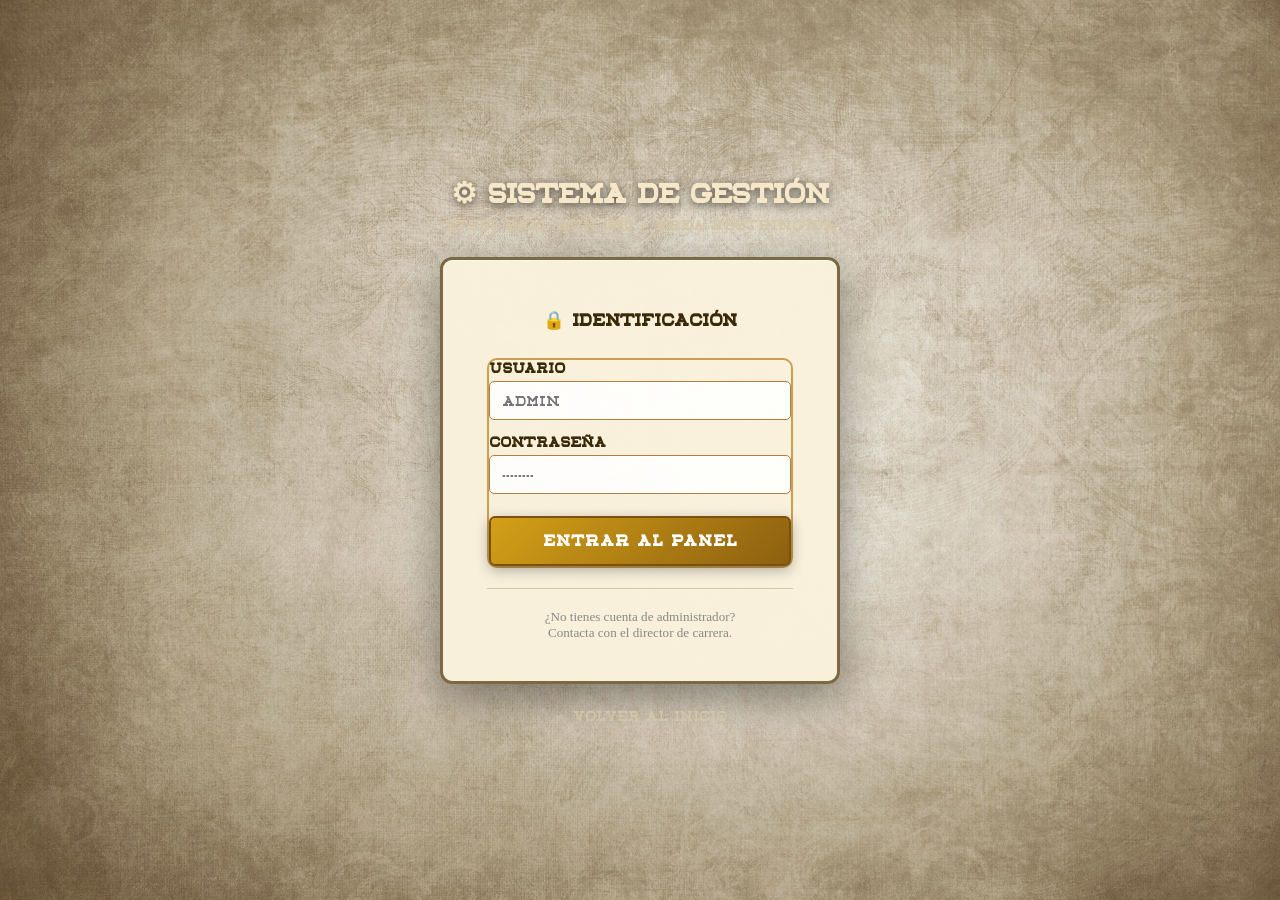
<file: WebContent/assets/css/admin_login.html>
<!DOCTYPE html>
<html lang="es">
<head>
    <meta charset="UTF-8">
    <meta name="viewport" content="width=device-width, initial-scale=1.0">
    <title>SBR — Acceso</title>
    <link rel="stylesheet" href="sbrstyles.css">
    <link rel="icon" type="image/png" href="../web_images/sbr_logo.png">
</head>
<body>
    <div class="login-wrapper">

        <div class="login-title">
            <h1>⚙ Sistema de Gestión</h1>
            <p>Steel Ball Run 1890 — Área Restringida</p>
        </div>

        <div class="login-box">
            <h2>🔒 Identificación</h2>

            <div class="login-error" id="loginError">
                Usuario o contraseña incorrectos. Inténtalo de nuevo.
            </div>

            <div class="sbr-form" style="background:transparent; padding:0;">
                <div class="field">
                    <label for="admin-user">Usuario</label>
                    <input type="text" id="admin-user" name="admin-user"
                           autocomplete="username" placeholder="admin">
                </div>
                <div class="field">
                    <label for="admin-pass">Contraseña</label>
                    <input type="password" id="admin-pass" name="admin-pass"
                           autocomplete="current-password" placeholder="••••••••">
                </div>
                <button type="button" class="btn-login-submit" onclick="doLogin()">
                    Entrar al panel
                </button>
            </div>

            <hr class="login-divider">

            <p style="text-align:center; font-family:'Formal',serif; font-size:0.82rem; color:#888;">
                ¿No tienes cuenta de administrador?<br>
                Contacta con el director de carrera.
            </p>
        </div>

        <a href="index.html" class="login-back">← Volver al inicio</a>
    </div>

    <script>
        const ADMIN_USER = 'admin';
        const ADMIN_PASS = 'sbr1890';

        // Si ya está autenticado como admin, ir directo al panel
        if (sessionStorage.getItem('sbr_admin_auth') === 'true') {
            window.location.href = 'admin.html';
        }
        // Si ya está autenticado como usuario, ir al perfil
        if (sessionStorage.getItem('sbr_user_auth') === 'true') {
            window.location.href = 'perfil.html';
        }

        function doLogin() {
            const user = document.getElementById('admin-user').value.trim();
            const pass = document.getElementById('admin-pass').value;
            const errEl = document.getElementById('loginError');

            if (user === ADMIN_USER && pass === ADMIN_PASS) {
                sessionStorage.setItem('sbr_admin_auth', 'true');
                sessionStorage.setItem('sbr_username', user);
                window.location.href = 'admin.html';
            } else {
                errEl.classList.add('visible');
                document.getElementById('admin-pass').value = '';
                document.getElementById('admin-pass').focus();
            }
        }

        document.addEventListener('keydown', e => {
            if (e.key === 'Enter') doLogin();
        });
    </script>
</body>
</html>
</file>
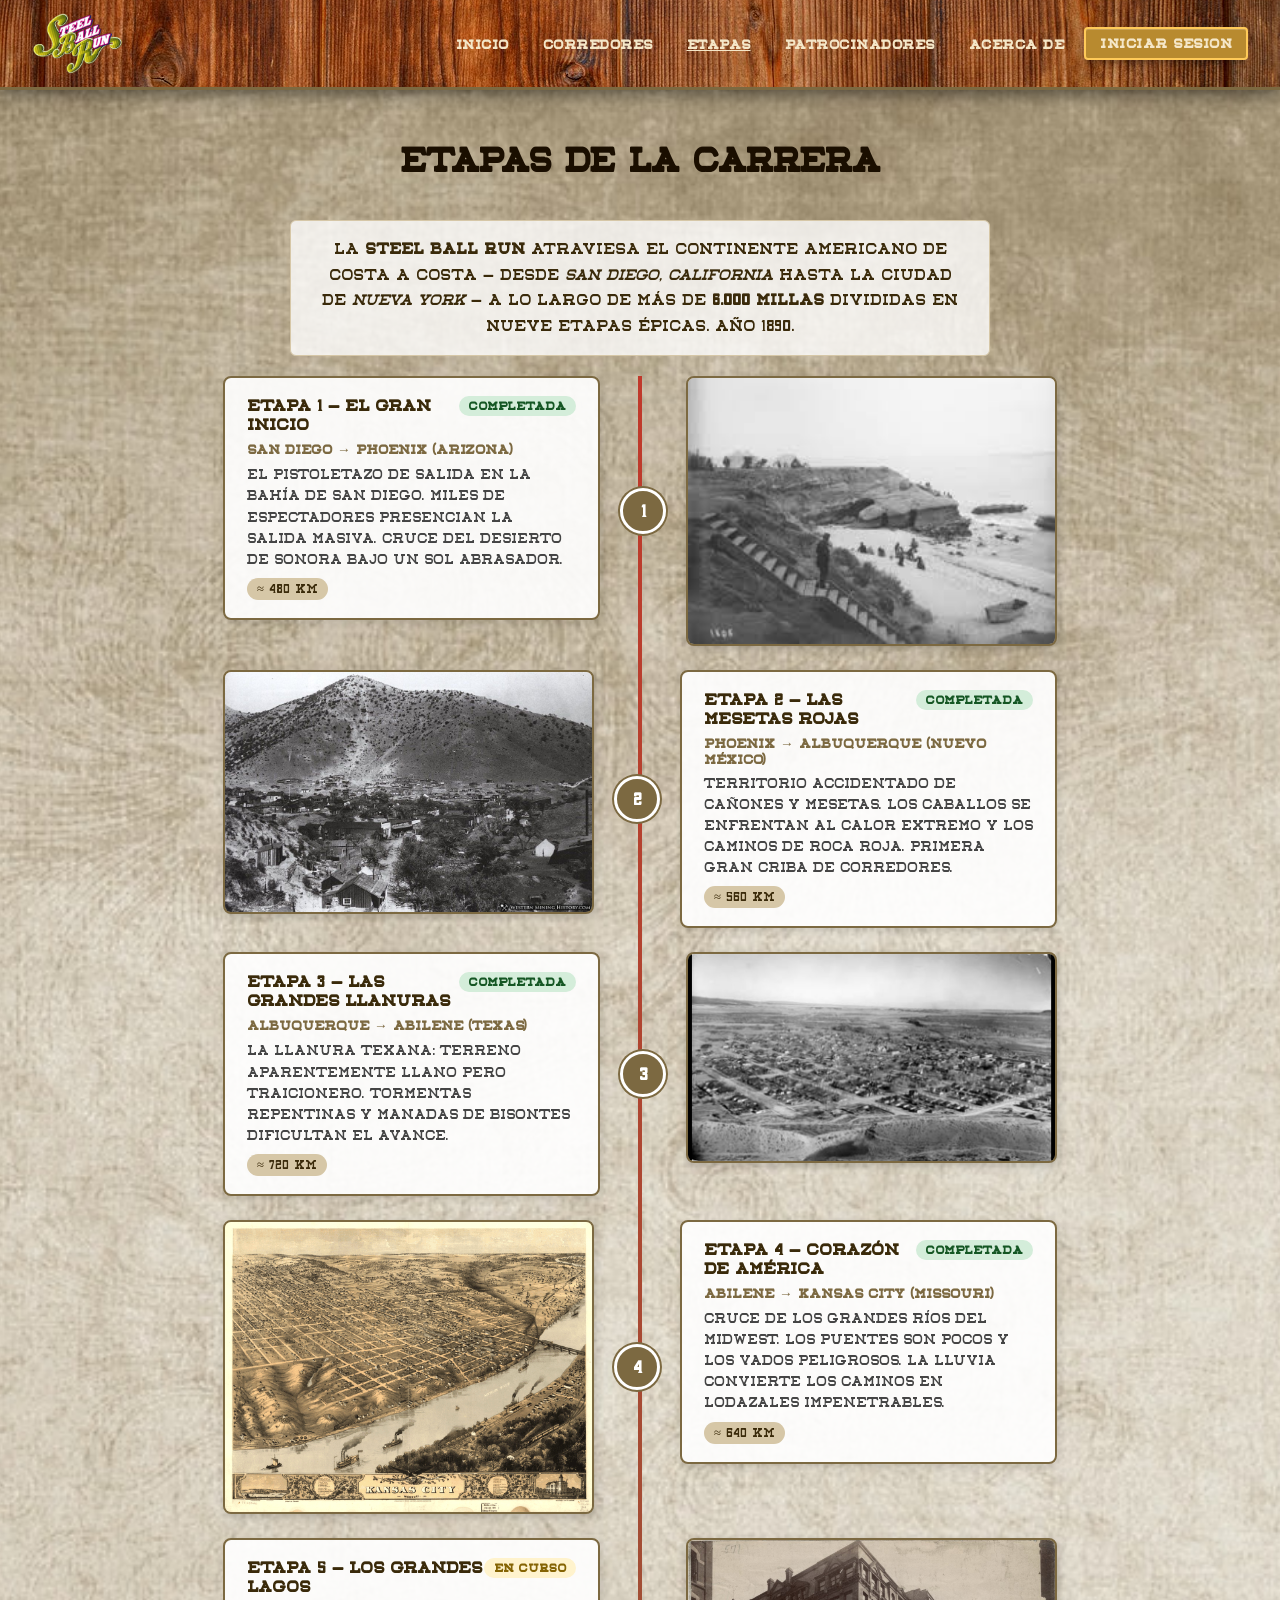
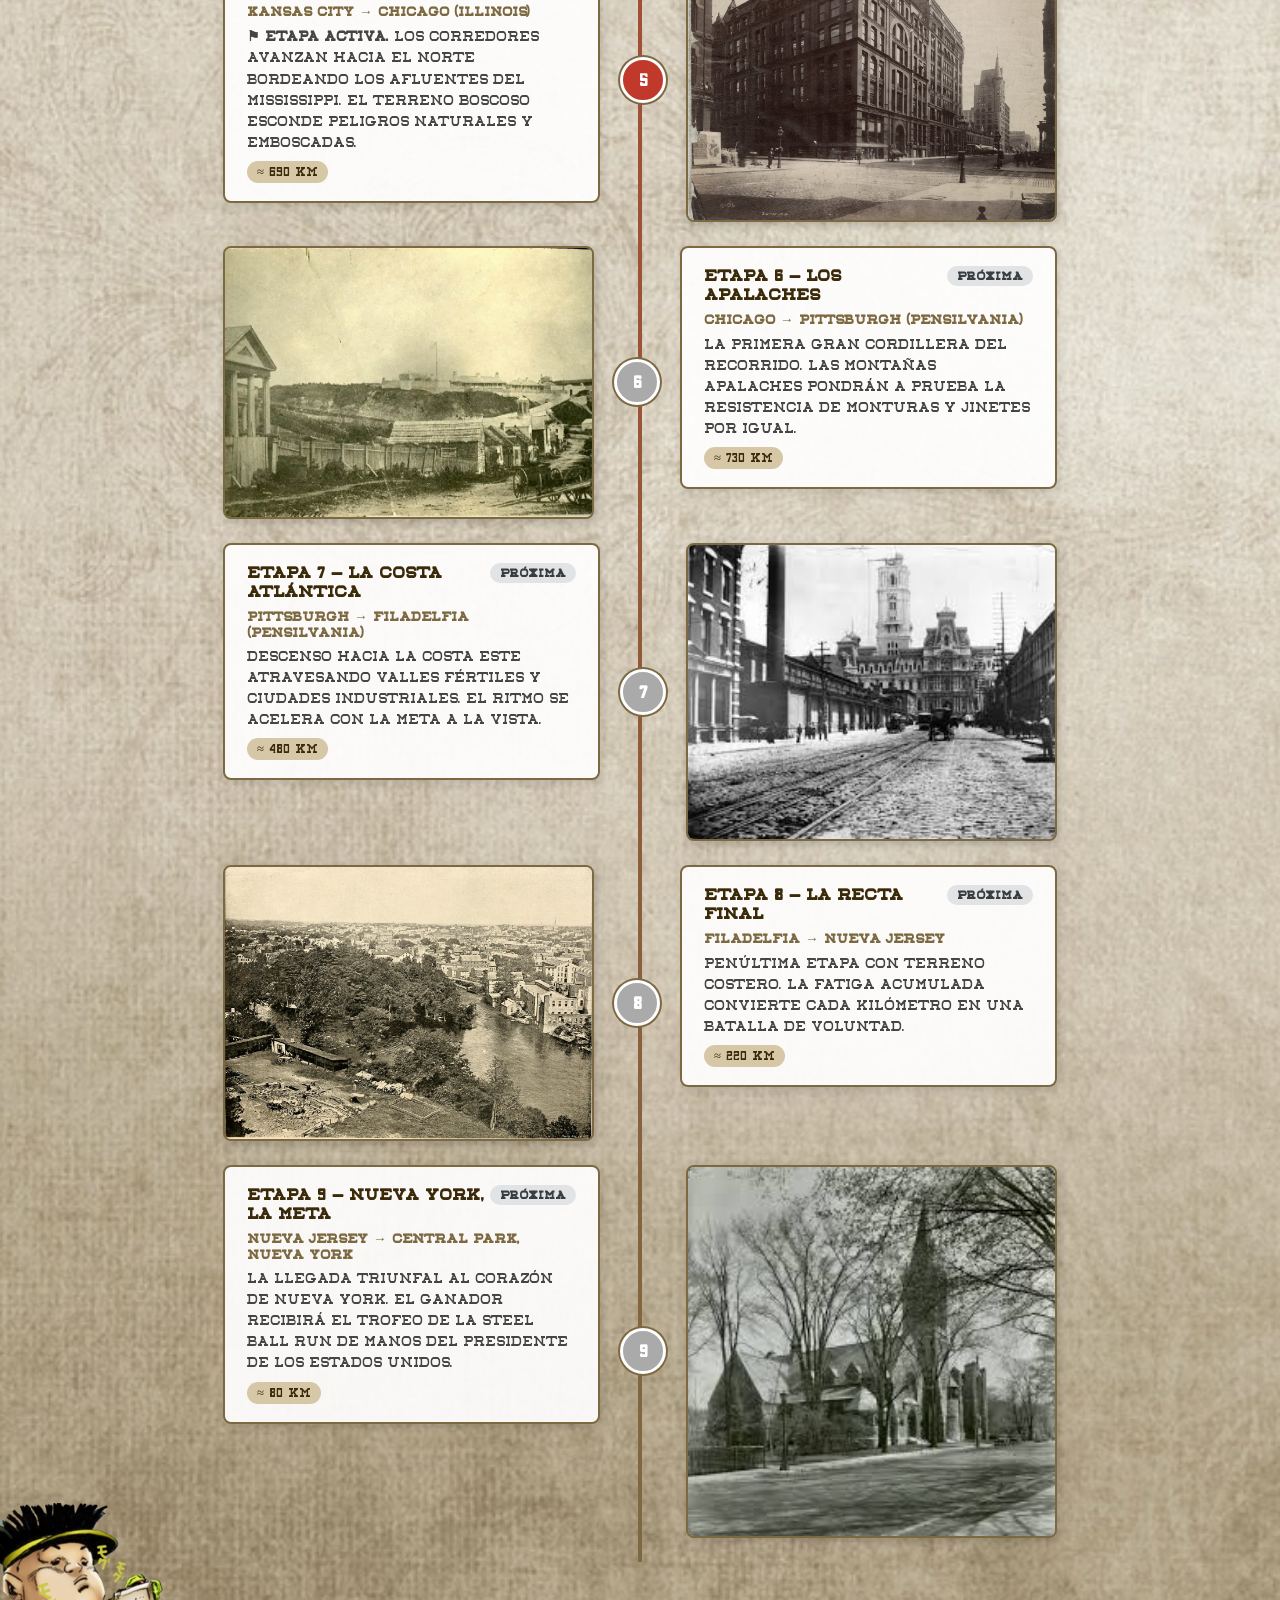
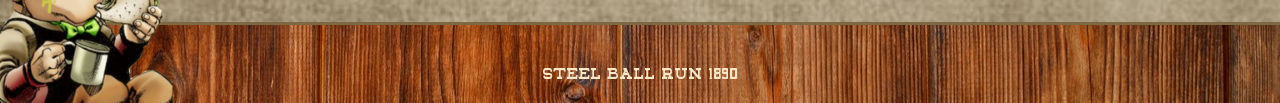
<file: WebContent/assets/css/etapas.html>
<!DOCTYPE html>
<html lang="es">

<head>
    <meta charset="UTF-8">
    <meta name="viewport" content="width=device-width, initial-scale=1.0">
    <title>SBR - Etapas</title>
    <link rel="stylesheet" href="sbrstyles.css">
    <link rel="icon" type="image/png" href="../web_images/sbr_logo.png">
</head>

<body>
    <header class="main-header">
        <img src="../web_images/Logo_Steel_Ball_Run.png" alt="Steel Ball Run Logo" class="logo">
        <nav>
            <ul>
                <li><a href="index.html">Inicio</a></li>
                <li><a href="corredores.html">Corredores</a></li>
                <li><a href="etapas.html" style="text-decoration:underline">Etapas</a></li>
                <li><a href="patrocinadores.html">Patrocinadores</a></li>
                <li><a href="acerca.html">Acerca de</a></li>
                <li id="session-nav-item"><a href="admin_login.html" class="header-session-btn" id="session-btn">Iniciar sesion</a></li>
            </ul>
        </nav>
    </header>

    <main class="stages-page">
        <h1>Etapas de la Carrera</h1>

        <div class="stages-intro">
            La <strong>Steel Ball Run</strong> atraviesa el continente americano de costa a costa — 
            desde <em>San Diego, California</em> hasta la ciudad de <em>Nueva York</em> — 
            a lo largo de más de <strong>6.000 millas</strong> divididas en nueve etapas épicas.
            Año 1890.
        </div>

        <div class="stages-timeline">

            <!-- ETAPA 1 — odd: card(left) | number | image(right) -->
            <div class="stage-item">
                <div class="stage-card">
                    <span class="stage-status status-completed">Completada</span>
                    <h3>Etapa 1 — El Gran Inicio</h3>
                    <div class="stage-route">San Diego → Phoenix (Arizona)</div>
                    <p class="stage-desc">El pistoletazo de salida en la bahía de San Diego. Miles de espectadores presencian la salida masiva. Cruce del desierto de Sonora bajo un sol abrasador.</p>
                    <span class="stage-km">≈ 480 km</span>
                </div>
                <div class="stage-number">1</div>
                <div class="stage-image-box">
                    <img src="../../assets/stages/stage1.png" alt="Etapa 1" onerror="this.parentElement.classList.add('stage-img-fallback')">
                </div>
            </div>

            <!-- ETAPA 2 — even: image(left) | number | card(right) — row-reverse flips it -->
            <div class="stage-item">
                <div class="stage-card">
                    <span class="stage-status status-completed">Completada</span>
                    <h3>Etapa 2 — Las Mesetas Rojas</h3>
                    <div class="stage-route">Phoenix → Albuquerque (Nuevo México)</div>
                    <p class="stage-desc">Territorio accidentado de cañones y mesetas. Los caballos se enfrentan al calor extremo y los caminos de roca roja. Primera gran criba de corredores.</p>
                    <span class="stage-km">≈ 560 km</span>
                </div>
                <div class="stage-number">2</div>
                <div class="stage-image-box">
                    <img src="../../assets/stages/stage2.png" alt="Etapa 2" onerror="this.parentElement.classList.add('stage-img-fallback')">
                </div>
            </div>

            <!-- ETAPA 3 — odd -->
            <div class="stage-item">
                <div class="stage-card">
                    <span class="stage-status status-completed">Completada</span>
                    <h3>Etapa 3 — Las Grandes Llanuras</h3>
                    <div class="stage-route">Albuquerque → Abilene (Texas)</div>
                    <p class="stage-desc">La llanura texana: terreno aparentemente llano pero traicionero. Tormentas repentinas y manadas de bisontes dificultan el avance.</p>
                    <span class="stage-km">≈ 720 km</span>
                </div>
                <div class="stage-number">3</div>
                <div class="stage-image-box">
                    <img src="../../assets/stages/stage3.png" alt="Etapa 3" onerror="this.parentElement.classList.add('stage-img-fallback')">
                </div>
            </div>

            <!-- ETAPA 4 — even -->
            <div class="stage-item">
                <div class="stage-card">
                    <span class="stage-status status-completed">Completada</span>
                    <h3>Etapa 4 — Corazón de América</h3>
                    <div class="stage-route">Abilene → Kansas City (Missouri)</div>
                    <p class="stage-desc">Cruce de los grandes ríos del midwest. Los puentes son pocos y los vados peligrosos. La lluvia convierte los caminos en lodazales impenetrables.</p>
                    <span class="stage-km">≈ 640 km</span>
                </div>
                <div class="stage-number">4</div>
                <div class="stage-image-box">
                    <img src="../../assets/stages/stage4.png" alt="Etapa 4" onerror="this.parentElement.classList.add('stage-img-fallback')">
                </div>
            </div>

            <!-- ETAPA 5 — odd (ACTIVE) -->
            <div class="stage-item">
                <div class="stage-card">
                    <span class="stage-status status-ongoing">En curso</span>
                    <h3>Etapa 5 — Los Grandes Lagos</h3>
                    <div class="stage-route">Kansas City → Chicago (Illinois)</div>
                    <p class="stage-desc">
                        <strong>⚑ ETAPA ACTIVA.</strong> Los corredores avanzan hacia el norte bordeando 
                        los afluentes del Mississippi. El terreno boscoso esconde peligros naturales y emboscadas.
                    </p>
                    <span class="stage-km">≈ 690 km</span>
                </div>
                <div class="stage-number" style="background:#c0392b;">5</div>
                <div class="stage-image-box">
                    <img src="../../assets/stages/stage5.png" alt="Etapa 5" onerror="this.parentElement.classList.add('stage-img-fallback')">
                </div>
            </div>

            <!-- ETAPA 6 — even -->
            <div class="stage-item">
                <div class="stage-card">
                    <span class="stage-status status-upcoming">Próxima</span>
                    <h3>Etapa 6 — Los Apalaches</h3>
                    <div class="stage-route">Chicago → Pittsburgh (Pensilvania)</div>
                    <p class="stage-desc">La primera gran cordillera del recorrido. Las montañas Apalaches pondrán a prueba la resistencia de monturas y jinetes por igual.</p>
                    <span class="stage-km">≈ 730 km</span>
                </div>
                <div class="stage-number" style="background:#aaa;">6</div>
                <div class="stage-image-box">
                    <img src="../../assets/stages/stage6.png" alt="Etapa 6" onerror="this.parentElement.classList.add('stage-img-fallback')">
                </div>
            </div>

            <!-- ETAPA 7 — odd -->
            <div class="stage-item">
                <div class="stage-card">
                    <span class="stage-status status-upcoming">Próxima</span>
                    <h3>Etapa 7 — La Costa Atlántica</h3>
                    <div class="stage-route">Pittsburgh → Filadelfia (Pensilvania)</div>
                    <p class="stage-desc">Descenso hacia la costa Este atravesando valles fértiles y ciudades industriales. El ritmo se acelera con la meta a la vista.</p>
                    <span class="stage-km">≈ 480 km</span>
                </div>
                <div class="stage-number" style="background:#aaa;">7</div>
                <div class="stage-image-box">
                    <img src="../../assets/stages/stage7.png" alt="Etapa 7" onerror="this.parentElement.classList.add('stage-img-fallback')">
                </div>
            </div>

            <!-- ETAPA 8 — even -->
            <div class="stage-item">
                <div class="stage-card">
                    <span class="stage-status status-upcoming">Próxima</span>
                    <h3>Etapa 8 — La Recta Final</h3>
                    <div class="stage-route">Filadelfia → Nueva Jersey</div>
                    <p class="stage-desc">Penúltima etapa con terreno costero. La fatiga acumulada convierte cada kilómetro en una batalla de voluntad.</p>
                    <span class="stage-km">≈ 220 km</span>
                </div>
                <div class="stage-number" style="background:#aaa;">8</div>
                <div class="stage-image-box">
                    <img src="../../assets/stages/stage8.png" alt="Etapa 8" onerror="this.parentElement.classList.add('stage-img-fallback')">
                </div>
            </div>

            <!-- ETAPA 9 — odd -->
            <div class="stage-item">
                <div class="stage-card">
                    <span class="stage-status status-upcoming">Próxima</span>
                    <h3>Etapa 9 — Nueva York, la Meta</h3>
                    <div class="stage-route">Nueva Jersey → Central Park, Nueva York</div>
                    <p class="stage-desc">La llegada triunfal al corazón de Nueva York. El ganador recibirá el Trofeo de la Steel Ball Run de manos del Presidente de los Estados Unidos.</p>
                    <span class="stage-km">≈ 80 km</span>
                </div>
                <div class="stage-number" style="background:#aaa;">9</div>
                <div class="stage-image-box">
                    <img src="../../assets/stages/stage9.png" alt="Etapa 9" onerror="this.parentElement.classList.add('stage-img-fallback')">
                </div>
            </div>

        </div>
    </main>

    <footer class="main-footer">
        <p>Steel Ball Run 1890</p>
        <div class="character-corner">
            <img src="../web_images/assistant_footer.png" alt="Personaje">
        </div>
    </footer>
    <script>
        const _isAdmin = sessionStorage.getItem('sbr_admin_auth') === 'true';
        const _isUser  = sessionStorage.getItem('sbr_user_auth') === 'true';
        const _btn = document.getElementById('session-btn');
        if (_btn && (_isAdmin || _isUser)) {
            _btn.href = 'perfil.html';
            _btn.textContent = 'Mi perfil';
        }
    </script>
</body>
</html>
</file>
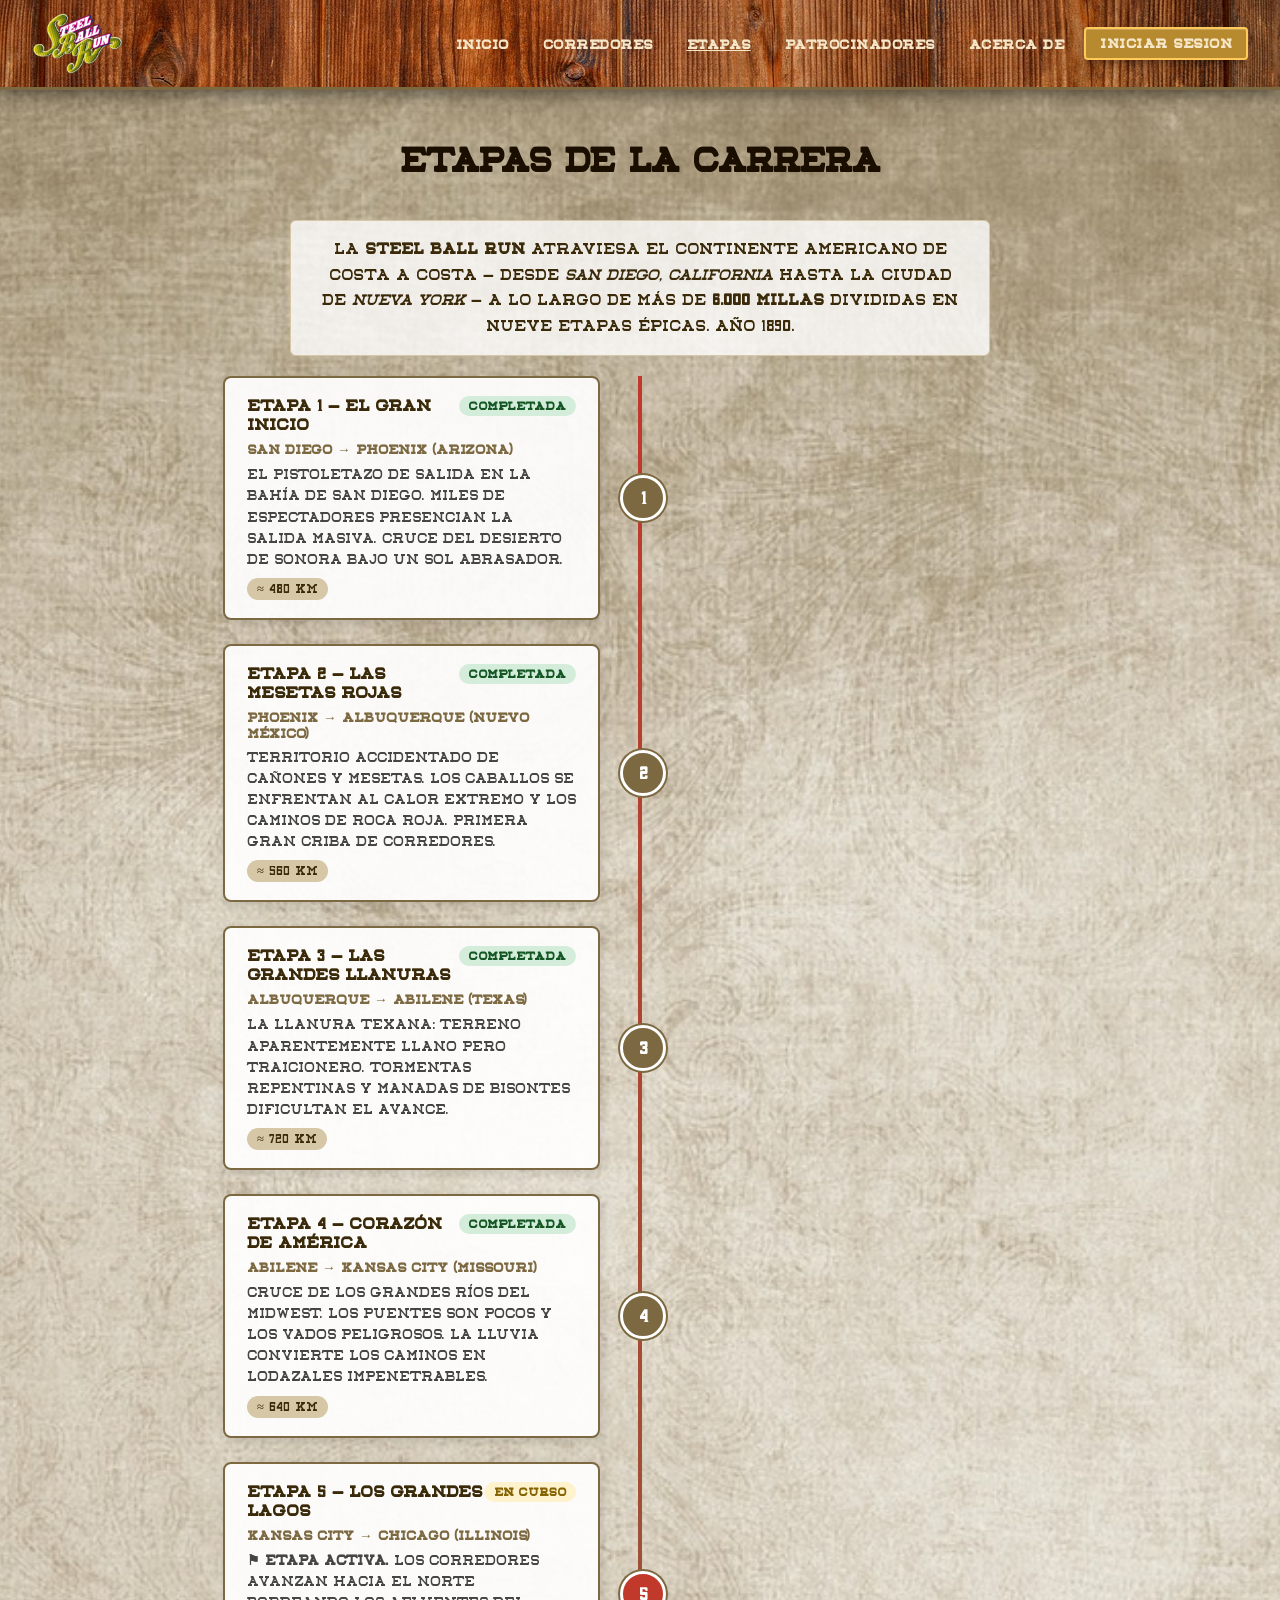
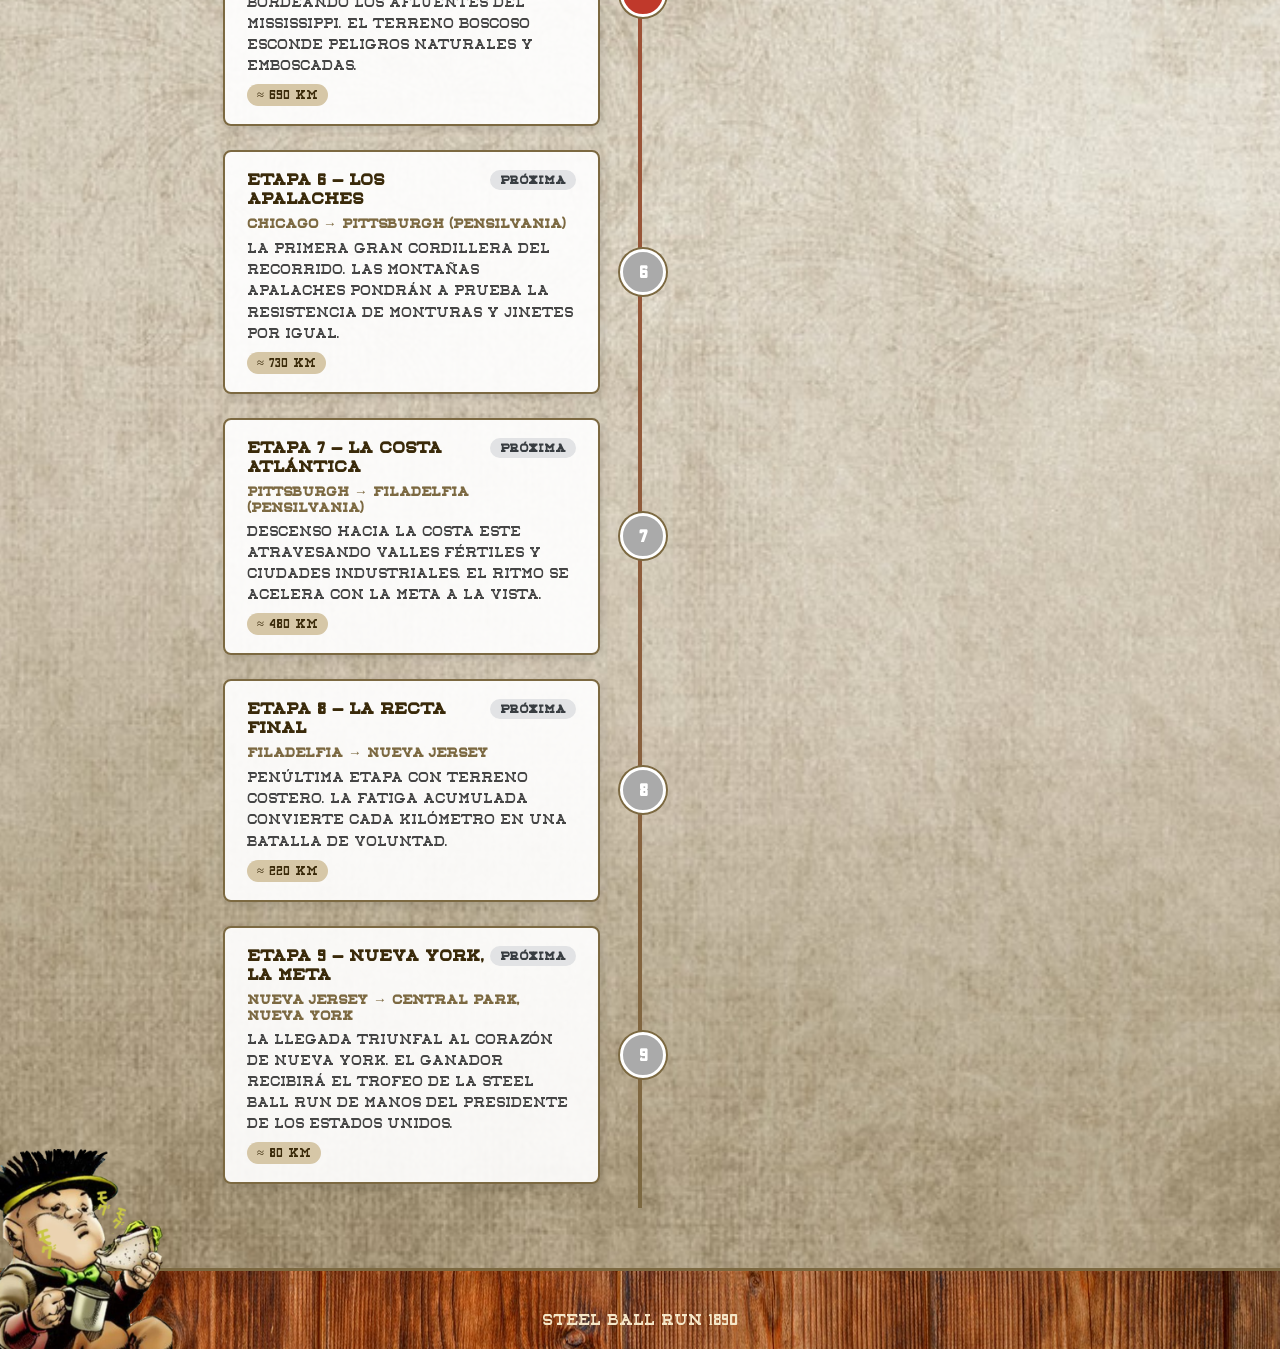
<file: WebContent/assets/css/etapas_backup.html>
<!DOCTYPE html>
<html lang="es">

<head>
    <meta charset="UTF-8">
    <meta name="viewport" content="width=device-width, initial-scale=1.0">
    <title>SBR - Etapas</title>
    <link rel="stylesheet" href="sbrstyles.css">
    <link rel="icon" type="image/png" href="../web_images/sbr_logo.png">
</head>

<body>
    <header class="main-header">
        <img src="../web_images/Logo_Steel_Ball_Run.png" alt="Steel Ball Run Logo" class="logo">
        <nav>
            <ul>
                <li><a href="index.html">Inicio</a></li>
                <li><a href="corredores.html">Corredores</a></li>
                <li><a href="etapas.html" style="text-decoration:underline">Etapas</a></li>
                <li><a href="patrocinadores.html">Patrocinadores</a></li>
                <li><a href="acerca.html">Acerca de</a></li>
            <li id="session-nav-item"><a href="admin_login.html" class="header-session-btn" id="session-btn">Iniciar sesion</a></li>
            </ul>
        </nav>
    </header>

    <main class="stages-page">
        <h1>Etapas de la Carrera</h1>

        <div class="stages-intro">
            La <strong>Steel Ball Run</strong> atraviesa el continente americano de costa a costa — 
            desde <em>San Diego, California</em> hasta la ciudad de <em>Nueva York</em> — 
            a lo largo de más de <strong>6.000 millas</strong> divididas en nueve etapas épicas.
            Año 1890.
        </div>

        <div class="stages-timeline">

            <div class="stage-item">
                <div class="stage-card">
                    <span class="stage-status status-completed">Completada</span>
                    <h3>Etapa 1 — El Gran Inicio</h3>
                    <div class="stage-route">San Diego → Phoenix (Arizona)</div>
                    <p class="stage-desc">El pistoletazo de salida en la bahía de San Diego. Miles de espectadores presencian la salida masiva. Cruce del desierto de Sonora bajo un sol abrasador.</p>
                    <span class="stage-km">≈ 480 km</span>
                </div>
                <div class="stage-number">1</div>
                <div class="stage-spacer"></div>
            </div>

            <div class="stage-item">
                <div class="stage-spacer"></div>
                <div class="stage-number">2</div>
                <div class="stage-card">
                    <span class="stage-status status-completed">Completada</span>
                    <h3>Etapa 2 — Las Mesetas Rojas</h3>
                    <div class="stage-route">Phoenix → Albuquerque (Nuevo México)</div>
                    <p class="stage-desc">Territorio accidentado de cañones y mesetas. Los caballos se enfrentan al calor extremo y los caminos de roca roja. Primera gran criba de corredores.</p>
                    <span class="stage-km">≈ 560 km</span>
                </div>
            </div>

            <div class="stage-item">
                <div class="stage-card">
                    <span class="stage-status status-completed">Completada</span>
                    <h3>Etapa 3 — Las Grandes Llanuras</h3>
                    <div class="stage-route">Albuquerque → Abilene (Texas)</div>
                    <p class="stage-desc">La llanura texana: terreno aparentemente llano pero traicionero. Tormentas repentinas y manadas de bisontes dificultan el avance.</p>
                    <span class="stage-km">≈ 720 km</span>
                </div>
                <div class="stage-number">3</div>
                <div class="stage-spacer"></div>
            </div>

            <div class="stage-item">
                <div class="stage-spacer"></div>
                <div class="stage-number">4</div>
                <div class="stage-card">
                    <span class="stage-status status-completed">Completada</span>
                    <h3>Etapa 4 — Corazón de América</h3>
                    <div class="stage-route">Abilene → Kansas City (Missouri)</div>
                    <p class="stage-desc">Cruce de los grandes ríos del midwest. Los puentes son pocos y los vados peligrosos. La lluvia convierte los caminos en lodazales impenetrables.</p>
                    <span class="stage-km">≈ 640 km</span>
                </div>
            </div>

            <div class="stage-item">
                <div class="stage-card">
                    <span class="stage-status status-ongoing">En curso</span>
                    <h3>Etapa 5 — Los Grandes Lagos</h3>
                    <div class="stage-route">Kansas City → Chicago (Illinois)</div>
                    <p class="stage-desc">
                        <strong>⚑ ETAPA ACTIVA.</strong> Los corredores avanzan hacia el norte bordeando 
                        los afluentes del Mississippi. El terreno boscoso esconde peligros naturales y emboscadas.
                    </p>
                    <span class="stage-km">≈ 690 km</span>
                </div>
                <div class="stage-number" style="background:#c0392b;">5</div>
                <div class="stage-spacer"></div>
            </div>

            <div class="stage-item">
                <div class="stage-spacer"></div>
                <div class="stage-number" style="background:#aaa;">6</div>
                <div class="stage-card">
                    <span class="stage-status status-upcoming">Próxima</span>
                    <h3>Etapa 6 — Los Apalaches</h3>
                    <div class="stage-route">Chicago → Pittsburgh (Pensilvania)</div>
                    <p class="stage-desc">La primera gran cordillera del recorrido. Las montañas Apalaches pondrán a prueba la resistencia de monturas y jinetes por igual.</p>
                    <span class="stage-km">≈ 730 km</span>
                </div>
            </div>

            <div class="stage-item">
                <div class="stage-card">
                    <span class="stage-status status-upcoming">Próxima</span>
                    <h3>Etapa 7 — La Costa Atlántica</h3>
                    <div class="stage-route">Pittsburgh → Filadelfia (Pensilvania)</div>
                    <p class="stage-desc">Descenso hacia la costa Este atravesando valles fértiles y ciudades industriales. El ritmo se acelera con la meta a la vista.</p>
                    <span class="stage-km">≈ 480 km</span>
                </div>
                <div class="stage-number" style="background:#aaa;">7</div>
                <div class="stage-spacer"></div>
            </div>

            <div class="stage-item">
                <div class="stage-spacer"></div>
                <div class="stage-number" style="background:#aaa;">8</div>
                <div class="stage-card">
                    <span class="stage-status status-upcoming">Próxima</span>
                    <h3>Etapa 8 — La Recta Final</h3>
                    <div class="stage-route">Filadelfia → Nueva Jersey</div>
                    <p class="stage-desc">Penúltima etapa con terreno costero. La fatiga acumulada convierte cada kilómetro en una batalla de voluntad.</p>
                    <span class="stage-km">≈ 220 km</span>
                </div>
            </div>

            <div class="stage-item">
                <div class="stage-card">
                    <span class="stage-status status-upcoming">Próxima</span>
                    <h3>Etapa 9 — Nueva York, la Meta</h3>
                    <div class="stage-route">Nueva Jersey → Central Park, Nueva York</div>
                    <p class="stage-desc">La llegada triunfal al corazón de Nueva York. El ganador recibirá el Trofeo de la Steel Ball Run de manos del Presidente de los Estados Unidos.</p>
                    <span class="stage-km">≈ 80 km</span>
                </div>
                <div class="stage-number" style="background:#aaa;">9</div>
                <div class="stage-spacer"></div>
            </div>

        </div>
    </main>

    <footer class="main-footer">
        <p>Steel Ball Run 1890</p>
        <div class="character-corner">
            <img src="../web_images/assistant_footer.png" alt="Personaje">
        </div>
    </footer>
    <script>
        const _isAdmin = sessionStorage.getItem('sbr_admin_auth') === 'true';
        const _isUser  = sessionStorage.getItem('sbr_user_auth') === 'true';
        const _btn = document.getElementById('session-btn');
        if (_btn && (_isAdmin || _isUser)) {
            _btn.href = 'perfil.html';
            _btn.textContent = 'Mi perfil';
        }
    </script>
</body>
</html>
</file>
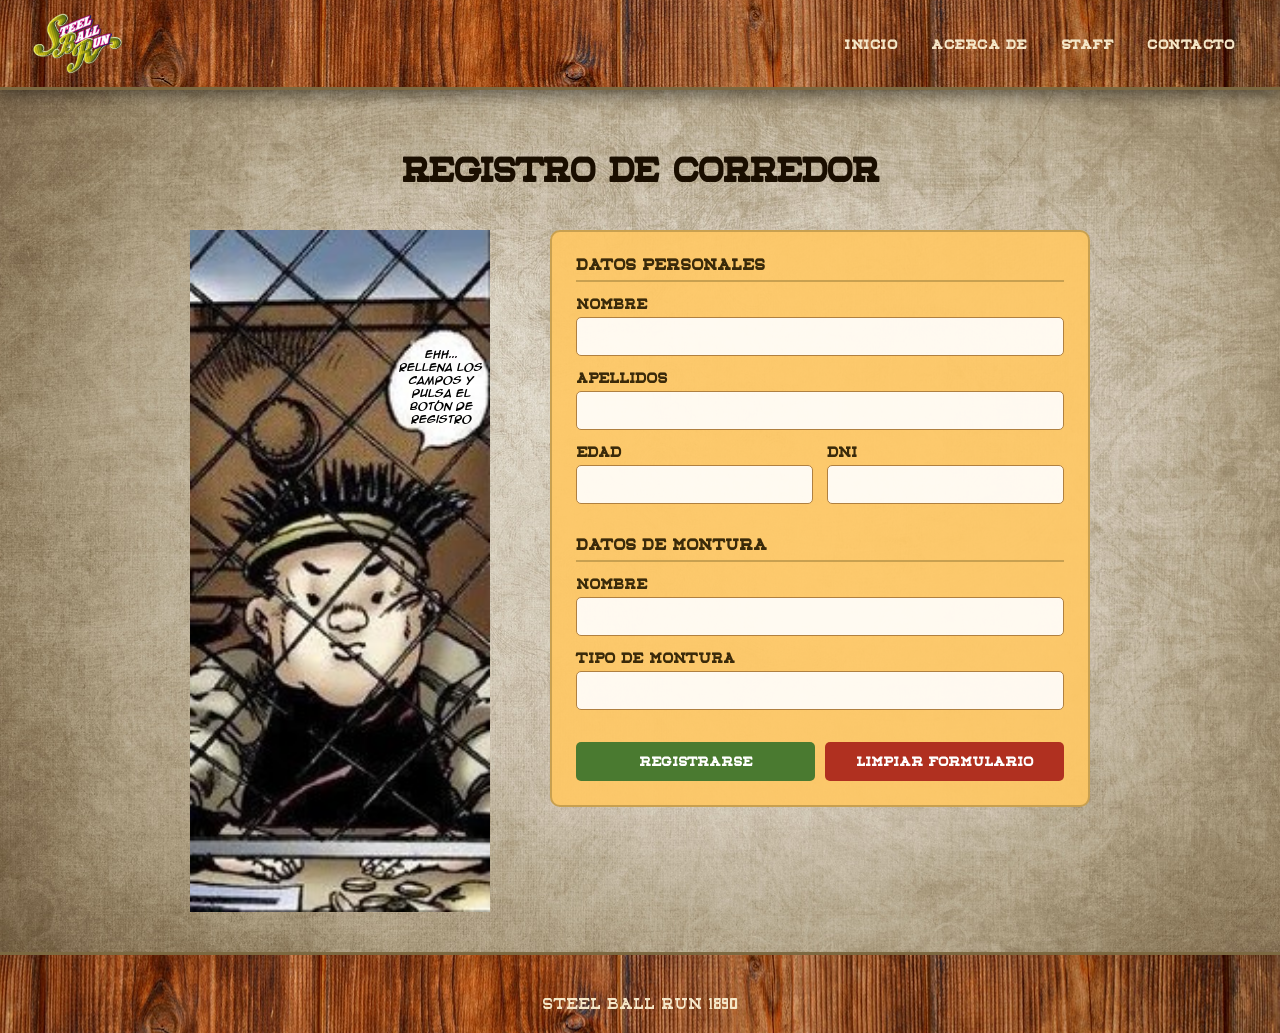
<file: WebContent/assets/css/inscryption.html>
<!DOCTYPE html>
<html lang="es">

<head>
    <meta charset="UTF-8">
    <meta name="viewport" content="width=device-width, initial-scale=1.0">
    <title>SBR - Registro de Corredor</title>
    <link rel="stylesheet" href="sbrstyles.css">
    <link rel="icon" type="image/png" href="../web_images/sbr_logo.png">
</head>

<body>
    <!-- Header con logo y navegación -->
    <header class="main-header">
        <img src="../web_images/Logo_Steel_Ball_Run.png" alt="Steel Ball Run Logo" class="logo">
        <nav>
            <ul>
                <li><a href="index.html">Inicio</a></li>
                <li><a href="index.html#about">Acerca de</a></li>
                <li><a href="index.html#staff">Staff</a></li>
                <li><a href="index.html#contact">Contacto</a></li>
            </ul>
        </nav>
    </header>
    <!-- Página principal de registro -->
    <main class="register-page">
        <h1>Registro de corredor</h1>
        <!-- Layout de dos columnas: personaje a la izquierda, formulario a la derecha -->
        <div class="register-layout">
            <!-- Columna izquierda: personaje -->
            <div class="inscryption-guy">
                <img src="../web_images/staff_register.jpg" alt="Personaje de registro">
            </div>
            <!-- Burbuja de diálogo (posicionada sobre el personaje) -->
            <p class="bubble">Ehh... rellena los campos y pulsa el botón de registro</p>
            <!-- Columna derecha: formulario -->
            <div class="inscryption-form">
                <form action="#" method="post" class="sbr-form">
                    <fieldset>
                        <legend>Datos Personales</legend>
                        <div class="field">
                            <label for="runner-name">Nombre</label>
                            <input type="text" id="runner-name" name="runner-name" required>
                        </div>
                        <div class="field">
                            <label for="runner-surnames">Apellidos</label>
                            <input type="text" id="runner-surnames" name="runner-surnames" required>
                        </div>
                        <div class="field-group">
                            <div class="field">
                                <label for="runner-age">Edad</label>
                                <input type="number" id="runner-age" name="runner-age" min="16" required>
                            </div>
                            <div class="field">
                                <label for="runner-dni">DNI</label>
                                <input type="text" id="runner-dni" name="runner-dni" required>
                            </div>
                        </div>
                    </fieldset>
                    <fieldset>
                        <legend>Datos de montura</legend>
                        <div class="field">
                            <label for="horse-name">Nombre</label>
                            <input type="text" id="horse-name" name="horse-name" required>
                        </div>
                        <div class="field">
                            <label for="horse-type">Tipo de montura</label>
                            <input type="text" id="horse-type" name="horse-type" required>
                        </div>
                    </fieldset>
                    <div class="form-actions">
                        <input type="submit" value="Registrarse" class="btn btn-save">
                        <input type="reset" value="Limpiar formulario" class="btn btn-reset">
                    </div>
                </form>
            </div>
        </div>
    </main>
    <footer class="main-footer">
        <p>Steel Ball Run 1890</p>
    </footer>
</body>

</html>
</file>
<file: webContent/assets/css/sbrstyles.css>
/* ============================================================
   SBRSTYLES.CSS — Steel Ball Run (unified)
   1. Fuentes personalizadas
   2. Reset y base
   3. Tipografía
   4. Header / Footer / Container
   5. Banner principal (index)
   6. Tabla de clasificación (index)
   7. Spacer + asistentes (index)
   8. Formulario genérico
   9. Página de registro con personaje
   10. Patrocinadores
   11. Corredores
   12. Etapas
   13. Acerca de
   14. Login de administrador
   15. Panel de administración
   16. Perfil de usuario
   17. Botones
   18. Badges
   19. Modal
   20. Responsive
   ============================================================ */


/* ============================================================
   1. FUENTES
   ============================================================ */
@font-face {
    font-family: 'SBR-Custom';
    src: url('../fonts/COWBOYWILDWEST.ttf') format('truetype');
}
@font-face {
    font-family: 'Manga';
    src: url('../fonts/animeace2_bld.ttf') format('truetype');
}


/* ============================================================
   2. RESET Y BASE
   ============================================================ */
*, *::before, *::after {
    margin: 0;
    padding: 0;
    box-sizing: border-box;
}

body {
    font-family: 'SBR-Custom', Georgia, serif;
    color: #1a0e00;
    min-height: 100vh;
    display: flex;
    flex-direction: column;
    background: url('../web_images/old_paper.png') center / cover no-repeat #2a1a00;
}


/* ============================================================
   3. TIPOGRAFÍA
   ============================================================ */
h1 {
    text-align: center;
    padding: 20px;
    font-size: clamp(1.4rem, 4vw, 2.2rem);
}

h2 {
    text-align: center;
    margin: 10px 0;
}


/* ============================================================
   4. HEADER / FOOTER / CONTAINER
   ============================================================ */

/* ── Header ── */
.main-header {
    position: sticky;
    top: 0;
    z-index: 100;
    background: url('../web_images/old_est_wood.jpg') center / cover no-repeat #3a2200;
    min-height: 90px;
    display: flex;
    align-items: center;
    justify-content: space-between;
    gap: 24px;
    padding: 0 32px;
    border-bottom: 3px solid #7c6941;
    box-shadow: 0 4px 16px rgba(0,0,0,0.5);
}

.main-header .logo {
    height: 62px;
    width: auto;
    object-fit: contain;
    flex-shrink: 0;
}

.main-header nav ul {
    list-style: none;
    display: flex;
    gap: 6px;
    flex-wrap: wrap;
    justify-content: flex-end;
    align-items: center;
}

.main-header nav ul li a {
    color: #f5e7c8;
    text-decoration: none;
    font-size: 0.85rem;
    font-weight: bold;
    letter-spacing: 0.5px;
    padding: 7px 14px;
    border-radius: 4px;
    transition: background 0.05s, color 0.05s;
    white-space: nowrap;
}

.main-header nav ul li a:hover,
.main-header nav ul li a.active {
    background: goldenrod;
    color: white;
    text-decoration: none;
}

/* Botón de sesión en el header */
.header-session-btn {
    display: flex;
    align-items: center;
    gap: 8px;
    background: #b88a2f;
    color: #1a0e00 ;
    font-weight: bold ;
    padding: 8px 18px ;
    border-radius: 20px ;
    border: 2px solid #ffca59;
    box-shadow: 0 2px 8px rgba(0,0,0,0.4), inset 0 1px 0 rgba(255,255,255,0.2);
    font-size: 0.85rem ;
}

.header-session-btn:hover {
    color: gold;
    background: #b88a2f;
}

/* ── Footer ── */
.main-footer {
    margin-top: auto;
    background: url('../web_images/old_est_wood.jpg') center / cover no-repeat #3a2200;
    color: #f5e7c8;
    padding: 40px 20px 20px;
    text-align: center;
    position: relative;
    width: 100%;
    max-height: 250px;
    border-top: 3px solid #7c6941;
}

.main-footer p {
    position: relative;
    z-index: 1;
    margin: 0;
    font-family: 'SBR-Custom', serif;
}

.character-corner {
    position: absolute;
    left: 0;
    bottom: 0;
    z-index: 1;
}

.character-corner img {
    width: auto;
    height: 200px;
    display: block;
}

/* ── Container genérico ── */
.container {
    padding: 20px;
}


/* ============================================================
   5. BANNER PRINCIPAL (index)
   ============================================================ */
.main-banner {
    position: relative;
    width: 100%;
    height: 800px;
    background: url('../web_images/main_banner.png') bottom / cover no-repeat #222;
    display: flex;
    align-items: flex-end;
    justify-content: flex-end;
    padding: 40px 80px;
}

.banner-logo {
    position: absolute;
    left: 5%;
    top: 8%;
    transform: translate(10%, 10%);
    width: 800px;
    height: auto;
    object-fit: contain;
}

.btn-register {
    position: absolute;
    left: 45%;
    bottom: 35%;
    background: #b88a2f;
    color: #1a0e00;
    font-weight: bold;
    padding: 16px 36px;
    border-radius: 15px;
    font-family: inherit;
    font-size: 1.1rem;
    flex: unset;
    z-index: 1;
    text-decoration: none;
    display: inline-block;
    letter-spacing: 1px;
}

.btn-register:hover {
    background-color: gold;
    color: white;
    text-decoration: none;
}


/* ============================================================
   6. TABLA DE CLASIFICACIÓN (index)
   ============================================================ */
.sbr-table {
    align-self: center;
    width: 80%;
    border-collapse: collapse;
    border: 2px solid #7c6941;
    margin-top: 20px;
}

.sbr-table th,
.sbr-table td {
    border: 1px solid #7c6941;
    padding: 12px 14px;
    text-align: left;
    background-color: rgba(255, 255, 255, 0.88);
    font-family: 'SBR-Custom', serif;
}

.sbr-table th {
    background-color: rgba(124, 105, 65, 0.9);
    color: white;
    font-weight: bold;
}

.sbr-table tr:hover td {
    background-color: rgba(255, 248, 220, 0.95);
}


/* ============================================================
   7. SPACER + ASISTENTES (index)
   ============================================================ */
.spacer-big {
    position: relative;
    height: 320px;
    width: 100%;
}

.assistants-table {
    position: absolute;
    right: 0;
    top: 50%;
    transform: translateY(-50%) scale(1.1);
    height: 350px;
    width: auto;
}


/* ============================================================
   8. FORMULARIO GENÉRICO
   ============================================================ */
.sbr-form {
    background: rgba(255, 200, 100, 0.92);
    padding: 24px;
    border-radius: 10px;
    border: 2px solid #c8a050;
}

fieldset {
    border: none;
    padding: 0;
    margin: 0 0 18px 0;
}

legend {
    margin-bottom: 14px;
    font-weight: bold;
    color: #3a2a0a;
    font-size: 1rem;
    font-family: 'SBR-Custom', serif;
    border-bottom: 2px solid #c8a050;
    width: 100%;
    padding-bottom: 6px;
}

.field {
    margin-bottom: 14px;
}

.field label {
    display: block;
    font-weight: bold;
    margin-bottom: 5px;
    font-family: 'SBR-Custom', serif;
    font-size: 0.92rem;
    color: #3a2a0a;
}

.field input,
.field select,
.field textarea {
    width: 100%;
    padding: 10px 12px;
    border: 1.5px solid #b08040;
    border-radius: 5px;
    font-family: 'SBR-Custom', serif;
    font-size: 0.95rem;
    background: rgba(255,255,255,0.9);
    color: #1a0e00;
    transition: border-color 0.15s, box-shadow 0.15s;
}

.field input:focus,
.field select:focus,
.field textarea:focus {
    outline: none;
    border-color: #7c6941;
    box-shadow: 0 0 0 3px rgba(124, 105, 65, 0.2);
}

.field-group {
    display: flex;
    gap: 14px;
}

.field-group .field {
    flex: 1;
}


/* ============================================================
   9. REGISTRO CON PERSONAJE (inscryption / runners)
   ============================================================ */
.register-page {
    flex: 1;
    display: flex;
    flex-direction: column;
    align-items: center;
    padding: 40px 20px;
    gap: 20px;
}

.register-layout {
    position: relative;
    width: 100%;
    max-width: 900px;
    display: flex;
    flex-direction: row;
    align-items: flex-start;
    gap: 0;
}

.inscryption-guy {
    width: 300px;
    flex-shrink: 0;
    position: relative;
}

.inscryption-guy img {
    width: 100%;
    height: auto;
    display: block;
    object-fit: contain;
}

.bubble {
    position: absolute;
    top: 16%;
    left: 21.8%;
    width: 110px;
    padding: 8px 12px;
    font-size: 8.5px;
    font-family: 'Manga', Arial, sans-serif;
    color: #000;
    text-align: center;
    z-index: 3;
}

.inscryption-form {
    flex: 1;
    padding-left: 60px;
    display: flex;
    align-items: flex-start;
}

.inscryption-form .sbr-form {
    width: 100%;
}


/* ============================================================
   10. PATROCINADORES
   ============================================================ */
.sponsors-square {
    flex: 1;
    display: flex;
    align-items: center;
    justify-content: center;
    padding: 40px 20px;
}

.sponsors-list {
    background-color: #e8d8b0;
    display: flex;
    flex-direction: column;
    justify-content: center;
    align-items: center;
    text-align: center;
    padding: 48px 32px;
    border: 18px solid #675218;
    width: 55%;
    font-family: 'SBR-Custom', serif;
    outline: 18px solid #7c6941;
    min-height: 400px;
    overflow: hidden;
}

.sponsors-list h1 {
    font-size: clamp(2.5rem, 8vw, 5rem);
    margin-bottom: 20px;
    color: #7c6941;
    padding: 10px 0;
}

.sponsors-list h3 {
    font-size: clamp(1.2rem, 3vw, 2rem);
    margin-bottom: 14px;
    color: #3a2a0a;
    border-bottom: 1px dotted #b08040;
    padding-bottom: 10px;
    width: 90%;
}

.sponsors-list h4 {
    margin: 10px 0 20px;
    color: #555;
    font-size: 0.95rem;
}


/* ============================================================
   11. CORREDORES
   ============================================================ */

/* Card style used in corredores.html (image + divider layout) */
.runner-img-container img {
    width: 110px;
    height: 110px;
    border-radius: 50%;
    border: 6px solid #000;
    object-fit: cover;
    display: block;
}

.runner-stats {
    display: flex;
    flex-direction: column;
    justify-content: center;
    flex-grow: 1;
}

.runner-stats h3 {
    margin: 0 0 8px 0;
    font-size: 1.4rem;
    color: #000;
}

.runner-meta {
    display: flex;
    flex-direction: column;
    gap: 4px;
    font-size: 0.9rem;
    margin-bottom: 10px;
    color: #444;
}

.runners-page {
    flex: 1;
    padding: 30px 20px;
    display: flex;
    flex-direction: column;
    align-items: center;
    gap: 30px;
}

.runners-grid {
    display: grid;
    grid-template-columns: repeat(auto-fill, minmax(280px, 1fr));
    gap: 20px;
    width: 90%;
    max-width: 1100px;
}

.runner-card {
    background: rgba(255, 255, 255, 0.88);
    border: 2px solid #7c6941;
    border-radius: 6px;
    padding: 18px;
    font-family: 'SBR-Custom', serif;
}

.runner-card.selected {
    border-color: goldenrod;
    box-shadow: 0 0 0 3px goldenrod;
}

.runner-card h3 {
    margin: 0 0 6px;
    font-size: 1.1rem;
    color: #3a2a0a;
}

.runner-card .runner-meta {
    font-size: 0.85rem;
    color: #555;
    display: flex;
    flex-direction: column;
    gap: 3px;
}

.runner-card .runner-meta span {
    display: flex;
    gap: 6px;
}

.runner-card .runner-meta strong {
    color: #7c6941;
}

.runner-detail-panel {
    width: 90%;
    max-width: 1100px;
    background: rgba(255,255,255,0.9);
    border: 2px solid #7c6941;
    border-radius: 8px;
    display: none;
    overflow: hidden;
}

.runner-detail-panel.visible { display: flex; }

.runner-detail-info {
    flex: 1;
    padding: 24px;
    font-family: 'SBR-Custom', serif;
    border-right: 2px solid #d6c7a7;
}

.runner-detail-info h2 {
    text-align: left;
    margin-bottom: 14px;
    color: #3a2a0a;
    font-size: 1.4rem;
}

.detail-row {
    display: flex;
    gap: 8px;
    margin-bottom: 8px;
    font-size: 0.95rem;
}

.detail-row strong {
    color: #7c6941;
    min-width: 130px;
}

/* ============================================================
   12. ETAPAS
   ============================================================ */
.stages-page {
    flex: 1;
    padding: 30px 20px 60px;
    display: flex;
    flex-direction: column;
    align-items: center;
    gap: 20px;
}

.stages-intro {
    font-family: 'SBR-Custom', serif;
    text-align: center;
    max-width: 700px;
    color: #3a2a0a;
    font-size: 1rem;
    line-height: 1.6;
    background: rgba(255,255,255,0.8);
    padding: 16px 24px;
    border-radius: 6px;
    border: 1.5px solid #d6c7a7;
}

.stages-timeline {
    width: 90%;
    max-width: 900px;
    display: flex;
    flex-direction: column;
    gap: 0;
    position: relative;
}

.stages-timeline::before {
    content: '';
    position: absolute;
    left: 50%;
    top: 0;
    bottom: 0;
    width: 4px;
    background: linear-gradient(to bottom, #c0392b, #7c6941);
    transform: translateX(-50%);
    z-index: 0;
}

.stage-item {
    display: flex;
    align-items: flex-start;
    gap: 20px;
    position: relative;
    z-index: 1;
    margin-bottom: 24px;
    padding: 0 calc(23px + 10px);
}

.stage-item:nth-child(odd)  { flex-direction: row; }
.stage-item:nth-child(even) { flex-direction: row-reverse; }

.stage-card {
    flex: 1;
    background: rgba(255,255,255,0.92);
    border: 2px solid #7c6941;
    border-radius: 8px;
    padding: 18px 22px;
    font-family: 'SBR-Custom', serif;
    max-width: calc(50% - 40px);
    box-shadow: 2px 3px 10px rgba(0,0,0,0.12);
}

.stage-card h3 { margin: 0 0 8px; color: #3a2a0a; font-size: 1.05rem; }
.stage-card .stage-route { font-size: 0.85rem; color: #7c6941; font-weight: bold; margin-bottom: 6px; }
.stage-card .stage-desc { font-size: 0.88rem; color: #444; line-height: 1.5; margin-bottom: 8px; }
.stage-card .stage-km {
    font-size: 0.8rem;
    background: #d6c7a7;
    padding: 3px 10px;
    border-radius: 12px;
    display: inline-block;
    color: #3a2a0a;
}

.stage-card .stage-status {
    float: right;
    font-size: 0.75rem;
    padding: 3px 10px;
    border-radius: 12px;
    font-weight: bold;
}

.status-completed { background: #d4edda; color: #155724; }
.status-ongoing   { background: #fff3cd; color: #856404; }
.status-upcoming  { background: #e2e3e5; color: #383d41; }

.stage-number {
    width: 46px;
    height: 46px;
    border-radius: 50%;
    background: #7c6941;
    color: white;
    font-weight: bold;
    display: flex;
    align-items: center;
    justify-content: center;
    font-size: 1.1rem;
    flex-shrink: 0;
    border: 3px solid white;
    box-shadow: 0 0 0 2px #7c6941;
    align-self: center;
}

.stage-spacer {
    flex: 1;
    max-width: calc(50% - 40px);
}

/* Image panel on the opposite side of each stage card */
.stage-image-box {
    flex: 1;
    max-width: calc(50% - 40px);
    min-height: 160px;
    border-radius: 8px;
    overflow: hidden;
    border: 2px solid #7c6941;
    box-shadow: 2px 3px 10px rgba(0,0,0,0.18);
    background: #d6c7a7;
    display: flex;
    align-items: center;
    justify-content: center;
}

.stage-image-box img {
    width: 100%;
    height: 100%;
    object-fit: cover;
    display: block;
    min-height: 160px;
}


/* ============================================================
   13. ACERCA DE
   ============================================================ */
.about-page {
    flex: 1;
    padding: 40px 20px 60px;
    display: flex;
    flex-direction: column;
    align-items: center;
    gap: 30px;
}

.about-card {
    width: 100%;
    max-width: 800px;
    background: rgba(255, 255, 255, 0.88);
    border: 2px solid #7c6941;
    border-radius: 8px;
    padding: 32px 38px;
    font-family: 'SBR-Custom', serif;
    color: #2a1a0a;
    line-height: 1.75;
}
.about-card h1 {
    font-family: 'SBR-Custom', serif;
}
.about-card h2 {
    font-family: 'SBR-Custom', serif;
    text-align: left;
    margin-bottom: 16px;
    font-size: 1.35rem;
    color: #7c6941;
    border-bottom: 2px solid #d6c7a7;
    padding-bottom: 8px;
}

.about-card p { margin-top: 14px; margin-bottom: 14px; font-size: 0.97rem; }

.about-card ul { list-style: none; padding: 0; margin-bottom: 14px; }

.about-card ul li {
    padding: 6px 0;
    border-bottom: 1px dotted #d6c7a7;
    font-size: 0.95rem;
    display: flex;
    gap: 10px;
}

.about-card ul li::before { content: '◆'; color: #7c6941; flex-shrink: 0; }

.prize-banner {
    font-family: 'SBR-Custom', serif;
    background: linear-gradient(45deg, #bf953f, #fcf6ba, #ffbe30, #fbf5b7, #ffae22);
    background-size: 400% 400%;

    border: 3px solid #7c6941;
    border-radius: 8px;
    padding: 20px 28px;
    text-align: center;
    color: #ffbb00;
    text-shadow: 1px 1px 0px rgba(94, 0, 0, 0.3);

    /* Animación del fondo */
    animation: gold-shine 5s ease infinite;

    /* --- NUEVO: Efecto de Brillo Alrededor (Glow) --- */
    box-shadow:
        /* Sombra base (la original) */
        0 4px 15px rgba(0, 0, 0, 0.3),
        /* Brillo interior (el original) */
        inset 0 0 10px rgba(255, 255, 255, 0.5),
        /* NUEVO: Brillo Exterior Grande y Suave (Glow) */
        0 0 40px 10px rgba(255, 223, 0, 0.7);
}

@keyframes gold-shine {
    0% {
        background-position: 0% 50%;
    }

    50% {
        background-position: 100% 50%;
    }

    100% {
        background-position: 0% 50%;
    }
}

.prize-banner h3 { font-size: 1.3rem; color: #3a2a0a; margin-bottom: 8px; }
.prize-banner p  { font-family: 'SBR-Custom', serif;
    font-size: 6rem; font-weight: bold; color: #3a2a0a; margin: 0; }

.about-cols { font-style:normal; flex: 1; gap: 20px; margin-top: 30px; }
.about-cols .about-card { flex: 1; }


/* ============================================================
   14. LOGIN DE ADMINISTRADOR
   ============================================================ */
.login-wrapper {
    display: flex;
    flex-direction: column;
    align-items: center;
    justify-content: center;
    gap: 24px;
    width: 100%;
    padding: 60px 20px;
    flex: 1;
}

.login-title {
    text-align: center;
}

.login-title h1 {
    font-size: 1.8rem;
    padding: 0;
    margin-bottom: 6px;
    color: #f5e7c8;
    text-shadow: 0 2px 8px rgba(0,0,0,0.6);
}

.login-title p {
    font-family: 'SBR-Custom', serif;
    font-size: 0.95rem;
    color: #d6c7a7;
}

.login-box {
    background: rgba(250, 242, 220, 0.97);
    border: 3px solid #7c6941;
    border-radius: 12px;
    padding: 40px 44px;
    width: 100%;
    max-width: 400px;
    box-shadow: 0 12px 40px rgba(0,0,0,0.4), inset 0 1px 0 rgba(255,255,255,0.5);
}

.login-box h2 {
    text-align: center;
    margin-bottom: 28px;
    font-size: 1.1rem;
    color: #3a2a0a;
    font-family: 'SBR-Custom', serif;
}

.login-error {
    background: #f8d7da;
    color: #721c24;
    border: 1.5px solid #f5c6cb;
    border-radius: 6px;
    padding: 10px 14px;
    margin-bottom: 18px;
    font-size: 0.88rem;
    font-family: 'SBR-Custom', serif;
    display: none;
    text-align: center;
}

.login-error.visible { display: block; }

/* Botón de login prominente */
.btn-login-submit {
    width: 100%;
    padding: 14px;
    background: linear-gradient(135deg, #d4a017, #8c6010);
    color: white;
    font-family: inherit;
    font-size: 1rem;
    font-weight: bold;
    border: 2px solid #7c5010;
    border-radius: 6px;
    cursor: pointer;
    letter-spacing: 1px;
    box-shadow: 0 4px 14px rgba(0,0,0,0.3);
    transition: all 0.2s;
    flex: unset;
    margin-top: 8px;
}

.btn-login-submit:hover {
    background: linear-gradient(135deg, #e8b820, #a07020);
    transform: translateY(-1px);
    box-shadow: 0 6px 20px rgba(0,0,0,0.4);
}

.btn-login-submit:active { transform: translateY(0); }

.login-back {
    font-family: 'SBR-Custom', serif;
    font-size: 0.9rem;
    color: #d6c7a7;
    text-decoration: none;
    opacity: 0.85;
    transition: opacity 0.15s;
}

.login-back:hover { opacity: 1; text-decoration: underline; }

.login-divider {
    border: none;
    border-top: 1.5px solid #d6c7a7;
    margin: 20px 0;
}


/* ============================================================
   15. PANEL DE ADMINISTRACIÓN
   ============================================================ */
.admin-layout {
    display: flex;
    flex: 1;
    min-height: 0;
}

.admin-sidebar {
    width: 230px;
    flex-shrink: 0;
    background: rgba(40, 25, 5, 0.95);
    padding: 20px 0;
    display: flex;
    flex-direction: column;
    gap: 4px;
    border-right: 3px solid #7c6941;
}

.sidebar-section-label {
    font-size: 0.68rem;
    color: #d6c7a7;
    text-transform: uppercase;
    letter-spacing: 2px;
    padding: 12px 20px 4px;
    opacity: 0.65;
}

.sidebar-btn {
    display: flex;
    align-items: center;
    gap: 10px;
    padding: 10px 20px;
    color: #f0e8d0;
    cursor: pointer;
    border: none;
    background: none;
    text-align: left;
    font-family: inherit;
    font-size: 0.88rem;
    font-weight: bold;
    width: 100%;
    transition: background 0.15s;
    flex: unset;
}

.sidebar-btn:hover { background: rgba(255,255,255,0.1); }

.sidebar-btn.active {
    background: rgba(212, 160, 23, 0.2);
    color: gold;
    border: 3px solid gold;
}

.sidebar-btn .icon { font-size: 1rem; width: 22px; text-align: center; }

.sidebar-logout {
    margin-top: auto;
    padding: 16px 20px 0;
}

.sidebar-logout button {
    width: 100%;
    background: #7c1a1a;
    color: white;
    border: none;
    padding: 10px;
    border-radius: 5px;
    cursor: pointer;
    font-family: inherit;
    font-size: 0.85rem;
    font-weight: bold;
    flex: unset;
    transition: background 0.15s;
}

.sidebar-logout button:hover { background: #a02020; }

.admin-content {
    flex: 1;
    padding: 28px;
    overflow-y: auto;
    background: rgba(255, 250, 235, 0.07);
}

.admin-section { display: none; }
.admin-section.active { display: block; }

.admin-section h2 {
    text-align: left;
    margin-bottom: 20px;
    color: #f5e7c8;
    font-size: 1.35rem;
    border-bottom: 2px solid #7c6941;
    padding-bottom: 8px;
}

.admin-table {
    width: 100%;
    border-collapse: collapse;
    background: rgba(255,255,255,0.92);
    border: 2px solid #7c6941;
    border-radius: 6px;
    overflow: hidden;
    font-family: 'SBR-Custom', serif;
    font-size: 0.9rem;
}

.admin-table th {
    background: #7c6941;
    color: white;
    padding: 10px 12px;
    text-align: left;
    font-weight: bold;
}

.admin-table td {
    padding: 9px 12px;
    border-bottom: 1px solid #e8e0d0;
    vertical-align: middle;
}

.admin-table tr:last-child td { border-bottom: none; }
.admin-table tr:hover td { background: #fdf8ee; }

.admin-table .actions { display: flex; gap: 6px; }

.btn-sm {
    padding: 4px 10px;
    border: none;
    border-radius: 4px;
    cursor: pointer;
    font-size: 0.8rem;
    font-family: inherit;
    font-weight: bold;
    flex: unset;
    transition: opacity 0.15s;
}

.btn-edit  { background: #ffc107; color: #333; }
.btn-del   { background: #dc3545; color: white; }
.btn-dq    { background: #6c757d; color: white; }
.btn-view  { background: #17a2b8; color: white; }
.btn-sm:hover { opacity: 0.82; }

.admin-form-box {
    background: rgba(255,255,255,0.93);
    border: 2px solid #7c6941;
    border-radius: 8px;
    padding: 22px 26px;
    margin-top: 20px;
}

.admin-form-box h3 {
    color: #3a2a0a;
    margin-bottom: 16px;
    font-size: 1rem;
    font-family: 'SBR-Custom', serif;
}

.form-grid {
    display: grid;
    grid-template-columns: repeat(2, 1fr);
    gap: 12px;
}

.form-grid .field-full {
    grid-column: 1 / -1;
}

.add-row-btn {
    margin-bottom: 14px;
    background: #4a7a30;
    color: white;
    border: none;
    padding: 8px 18px;
    border-radius: 5px;
    cursor: pointer;
    font-family: inherit;
    font-size: 0.88rem;
    font-weight: bold;
    flex: unset;
    transition: background 0.15s;
}

.add-row-btn:hover { background: #3a6020; }

/* Stats dashboard */
.admin-stats {
    display: grid;
    grid-template-columns: repeat(auto-fit, minmax(160px, 1fr));
    gap: 16px;
    margin-bottom: 24px;
}

.stat-card {
    background: rgba(255,255,255,0.9);
    border: 2px solid #7c6941;
    border-radius: 8px;
    padding: 18px 16px;
    text-align: center;
    font-family: 'SBR-Custom', serif;
}

.stat-card .stat-num {
    font-size: 2.2rem;
    font-weight: bold;
    color: #7c6941;
    display: block;
    line-height: 1;
}

.stat-card .stat-label {
    font-size: 0.82rem;
    color: #555;
    margin-top: 4px;
}

.stats-grid {
    display: grid;
    grid-template-columns: repeat(auto-fit, minmax(220px, 1fr));
    gap: 16px;
}


/* ============================================================
   16. PERFIL DE USUARIO
   ============================================================ */

/* Pantalla de carga inicial */
#auth-loading {
    position: fixed;
    inset: 0;
    background: rgba(0,0,0,0.6);
    display: flex;
    align-items: center;
    justify-content: center;
    z-index: 9999;
    font-family: 'SBR-Custom', serif;
    color: #f5e7c8;
    font-size: 1.1rem;
}

.profile-page {
    flex: 1;
    padding: 40px 20px 60px;
    display: flex;
    flex-direction: column;
    align-items: center;
    gap: 28px;
}

.profile-hero {
    width: 90%;
    max-width: 760px;
    background: rgba(255, 255, 255, 0.9);
    border: 3px solid #7c6941;
    border-radius: 12px;
    padding: 32px 36px;
    display: flex;
    align-items: center;
    gap: 28px;
    font-family: 'SBR-Custom', serif;
    box-shadow: 0 6px 24px rgba(0,0,0,0.2);
}

.profile-avatar {
    width: 90px;
    height: 90px;
    border-radius: 50%;
    background: linear-gradient(135deg, #d4a017, #7c6941);
    display: flex;
    align-items: center;
    justify-content: center;
    font-size: 2.5rem;
    flex-shrink: 0;
    border: 4px solid #7c6941;
    box-shadow: 0 4px 12px rgba(0,0,0,0.2);
}

.profile-name h2 {
    text-align: left;
    font-size: 1.6rem;
    color: #3a2a0a;
    margin-bottom: 4px;
}

.profile-name p {
    font-size: 0.9rem;
    color: #7c6941;
}

.profile-role-badge {
    margin-left: auto;
    padding: 6px 18px;
    border-radius: 20px;
    font-weight: bold;
    font-size: 0.8rem;
    letter-spacing: 1px;
    text-transform: uppercase;
}

.role-admin { background: linear-gradient(135deg, #d4a017, #7c6941); color: white; }
.role-user  { background: #d4edda; color: #155724; border: 1.5px solid #b0d8b8; }

.profile-card {
    width: 90%;
    max-width: 760px;
    background: rgba(255, 255, 255, 0.88);
    border: 2px solid #7c6941;
    border-radius: 10px;
    padding: 28px 36px;
    font-family: 'SBR-Custom', serif;
    color: #2a1a0a;
}

.profile-card h3 {
    font-size: 1.1rem;
    color: #7c6941;
    border-bottom: 2px solid #d6c7a7;
    padding-bottom: 8px;
    margin-bottom: 18px;
    text-align: left;
}

.profile-data-grid {
    display: grid;
    grid-template-columns: repeat(2, 1fr);
    gap: 14px 24px;
}

.profile-data-item label {
    font-size: 0.78rem;
    text-transform: uppercase;
    letter-spacing: 1px;
    color: #7c6941;
    display: block;
    margin-bottom: 3px;
}

.profile-data-item span {
    font-size: 0.97rem;
    color: #2a1a0a;
    font-weight: bold;
}

/* Puntos / ranking */
.points-display {
    display: flex;
    align-items: center;
    gap: 16px;
    padding: 20px 24px;
    background: linear-gradient(135deg, #f5e7a0, #e6c200);
    border: 2px solid #7c6941;
    border-radius: 10px;
    width: 90%;
    max-width: 760px;
}

.points-icon { font-size: 2.5rem; }

.points-info { font-family: 'SBR-Custom', serif; }

.points-info .points-num {
    font-size: 2.4rem;
    font-weight: bold;
    color: #3a2a0a;
    line-height: 1;
}

.points-info .points-label {
    font-size: 0.85rem;
    color: #5a4010;
    margin-top: 2px;
}

.points-rank {
    margin-left: auto;
    text-align: center;
    font-family: 'SBR-Custom', serif;
}

.points-rank .rank-num {
    font-size: 2rem;
    font-weight: bold;
    color: #3a2a0a;
}

.points-rank .rank-label {
    font-size: 0.75rem;
    color: #5a4010;
}

/* Historial de apuestas / actividad */
.activity-list {
    list-style: none;
    padding: 0;
}

.activity-list li {
    display: flex;
    align-items: center;
    gap: 14px;
    padding: 12px 0;
    border-bottom: 1px dotted #d6c7a7;
    font-size: 0.93rem;
}

.activity-list li:last-child { border-bottom: none; }

.activity-icon {
    width: 36px;
    height: 36px;
    border-radius: 50%;
    display: flex;
    align-items: center;
    justify-content: center;
    font-size: 1.1rem;
    flex-shrink: 0;
}

.act-win  { background: #d4edda; }
.act-loss { background: #f8d7da; }
.act-bet  { background: #fff3cd; }
.act-info { background: #d1ecf1; }

.activity-text { flex: 1; color: #2a1a0a; }
.activity-text strong { display: block; }
.activity-text small { color: #777; font-size: 0.8rem; }

.activity-points {
    font-weight: bold;
    font-size: 0.95rem;
}

.activity-points.positive { color: #155724; }
.activity-points.negative { color: #721c24; }


/* ============================================================
   17. BOTONES
   ============================================================ */
.form-actions {
    display: flex;
    gap: 10px;
    margin-top: 10px;
}

button,
input[type="submit"],
input[type="reset"] {
    flex: 1;
    padding: 12px;
    border: none;
    border-radius: 5px;
    font-weight: bold;
    cursor: pointer;
    font-family: inherit;
    transition: opacity 0.15s, transform 0.1s;
}

.btn-save  { background: #4a7a30; color: white; }
.btn-save:hover { background: #3a6020; }

.btn-reset { background: #b03020; color: white; }
.btn-reset:hover { background: #8a2010; }


/* ============================================================
   18. BADGES
   ============================================================ */
.runner-badge, .badge {
    display: inline-block;
    padding: 3px 10px;
    border-radius: 12px;
    font-size: 0.75rem;
    font-weight: bold;
    margin-top: 6px;
}

.badge-active, .badge-ok { background: #d4edda; color: #155724; }
.badge-dq,    .badge-fail { background: #f8d7da; color: #721c24; }
.badge-retired { background: #e2e3e5; color: #383d41; }
.badge-pending { background: #fff3cd; color: #856404; }


/* ============================================================
   19. MODAL
   ============================================================ */
.modal-overlay {
    position: fixed;
    inset: 0;
    background: rgba(0,0,0,0.55);
    z-index: 999;
    display: none;
    align-items: center;
    justify-content: center;
}

.modal-overlay.visible { display: flex; }

.modal-box {
    background: #faf2dc;
    border: 3px solid #7c6941;
    border-radius: 10px;
    padding: 30px 36px;
    max-width: 420px;
    width: 90%;
    font-family: 'SBR-Custom', serif;
    box-shadow: 0 12px 40px rgba(0,0,0,0.4);
}

.modal-box h3 { color: #3a2a0a; margin-bottom: 12px; font-size: 1.1rem; }
.modal-box p  { color: #555; font-size: 0.93rem; margin-bottom: 20px; line-height: 1.5; }

.modal-actions { display: flex; gap: 10px; }

.btn-confirm-del {
    flex: 1;
    padding: 10px;
    background: #dc3545;
    color: white;
    border: none;
    border-radius: 5px;
    cursor: pointer;
    font-family: inherit;
    font-weight: bold;
    transition: background 0.15s;
}

.btn-confirm-del:hover { background: #b02535; }

.btn-cancel-modal {
    flex: 1;
    padding: 10px;
    background: #7c6941;
    color: white;
    border: none;
    border-radius: 5px;
    cursor: pointer;
    font-family: inherit;
    font-weight: bold;
    transition: background 0.15s;
}

.btn-cancel-modal:hover { background: #5a4920; }


/* ============================================================
   20. RESPONSIVE
   ============================================================ */

/* ── Tablet (≤ 900px) ── */
@media (max-width: 900px) {
    .main-banner { height: 500px; padding: 20px 30px; justify-content: center; }
    .banner-logo { width: 90%; left: 5%; top: 5%; transform: none; }
    .btn-register { left: 50%; bottom: 10%; transform: translateX(-50%); }
    .sbr-table { width: 95%; }
    .spacer-big { height: 220px; }
    .assistants-table { height: 240px; }
    .register-layout { max-width: 100%; }
    .inscryption-guy { width: 220px; }
    .inscryption-form { padding-left: 40px; }
    .character-corner img { height: 140px; }
    .main-footer { max-height: 200px; }
    .profile-hero { flex-direction: column; text-align: center; }
    .profile-role-badge { margin: 0 auto; }
    .profile-name h2 { text-align: center; }
    .about-cols { flex-direction: column; }
    .stage-card { max-width: calc(50% - 40px); }
    .stage-image-box { max-width: calc(50% - 40px); }
    .runner-detail-map { width: 320px; }
    .sponsors-list { width: 80%; }
}

/* ── Móvil (≤ 600px) ── */
@media (max-width: 600px) {
    .main-header { height: auto; flex-direction: column; padding: 12px; gap: 8px; min-height: auto; }
    .main-header nav ul { flex-wrap: wrap; justify-content: center; gap: 6px; }
    .main-header .logo { height: 46px; }
    .main-banner { height: 320px; padding: 15px; align-items: flex-end; justify-content: center; }
    .banner-logo { width: 85%; left: 7.5%; top: 5%; transform: none; }
    .main-banner .btn-register { position: absolute; left: 50%; bottom: 8%; transform: translateX(-50%); }
    .sbr-table { width: 100%; display: block; overflow-x: auto; }
    .spacer-big { height: 140px; }
    .assistants-table { height: 150px; }
    .register-layout { flex-direction: column; }
    .inscryption-guy { width: 100%; max-height: 260px; overflow: hidden; }
    .inscryption-guy img { width: 100%; height: 260px; object-fit: cover; object-position: top; }
    .bubble { position: relative; top: auto; right: auto; width: 90%; margin: 10px auto; font-size: 13px; }
    .inscryption-form { width: 100%; padding-left: 10px; padding-right: 10px; }
    .field-group { flex-direction: column; gap: 0; }
    .form-actions { flex-direction: column; }
    .character-corner img { height: 100px; }
    .main-footer { padding-left: 110px; max-height: none; }
    .runner-detail-panel.visible { flex-direction: column; }
    .runner-detail-map { width: 100%; min-height: 220px; }
    .runner-detail-info { border-right: none; border-bottom: 2px solid #d6c7a7; }
    .runners-grid { width: 100%; }
    .stages-timeline::before { left: 22px; }
    .stage-item, .stage-item:nth-child(even) { flex-direction: row; }
    .stage-card { max-width: calc(100% - 80px); }
    .stage-spacer { display: none; }
    .stage-image-box { display: none; }
    .stage-number { width: 38px; height: 38px; font-size: 0.95rem; }
    .about-card { padding: 20px; }
    .profile-data-grid { grid-template-columns: 1fr; }
    .profile-hero { padding: 20px; gap: 16px; }
    .profile-card { padding: 20px; }
    .admin-sidebar { width: 180px; }
    .login-box { padding: 24px 20px; }
    .form-grid { grid-template-columns: 1fr; }
    .sponsors-list { width: 95%; }
}
</file>
<file: WebContent/sbrstyles.css>
/* ============================================================
   SBRSTYLES.CSS — Steel Ball Run (unified)
   1. Fuentes personalizadas
   2. Reset y base
   3. Tipografía
   4. Header / Footer / Container
   5. Banner principal (index)
   6. Tabla de clasificación (index)
   7. Spacer + asistentes (index)
   8. Formulario genérico
   9. Página de registro con personaje
   10. Patrocinadores
   11. Corredores
   12. Etapas
   13. Acerca de
   14. Login de administrador
   15. Panel de administración
   16. Perfil de usuario
   17. Botones
   18. Badges
   19. Modal
   20. Responsive
   ============================================================ */


/* ============================================================
   1. FUENTES
   ============================================================ */
@font-face {
    font-family: 'SBR-Custom';
    src: url('assets/fonts/COWBOYWILDWEST.ttf') format('truetype');
}
@font-face {
    font-family: 'Manga';
    src: url('assets/fonts/animeace2_bld.ttf') format('truetype');
}


/* ============================================================
   2. RESET Y BASE
   ============================================================ */
*, *::before, *::after {
    margin: 0;
    padding: 0;
    box-sizing: border-box;
}

body {
    font-family: 'SBR-Custom', Georgia, serif;
    color: #1a0e00;
    min-height: 100vh;
    display: flex;
    flex-direction: column;
    background: url('assets/web_images/old_paper.png') center / cover no-repeat #2a1a00;
}


/* ============================================================
   3. TIPOGRAFÍA
   ============================================================ */
h1 {
    text-align: center;
    padding: 20px;
    font-size: clamp(1.4rem, 4vw, 2.2rem);
}

h2 {
    text-align: center;
    margin: 10px 0;
}


/* ============================================================
   4. HEADER / FOOTER / CONTAINER
   ============================================================ */

/* ── Header ── */
.main-header {
    position: sticky;
    top: 0;
    z-index: 100;
    background: url('assets/web_images/old_est_wood.jpg') center / cover no-repeat #3a2200;
    min-height: 90px;
    display: flex;
    align-items: center;
    justify-content: space-between;
    gap: 24px;
    padding: 0 32px;
    border-bottom: 3px solid #7c6941;
    box-shadow: 0 4px 16px rgba(0,0,0,0.5);
}

.main-header .logo {
    height: 62px;
    width: auto;
    object-fit: contain;
    flex-shrink: 0;
}

.main-header nav ul {
    list-style: none;
    display: flex;
    gap: 6px;
    flex-wrap: wrap;
    justify-content: flex-end;
    align-items: center;
}

.main-header nav ul li a {
    color: #f5e7c8;
    text-decoration: none;
    font-size: 0.85rem;
    font-weight: bold;
    letter-spacing: 0.5px;
    padding: 7px 14px;
    border-radius: 4px;
    transition: background 0.05s, color 0.05s;
    white-space: nowrap;
}

.main-header nav ul li a:hover,
.main-header nav ul li a.active {
    background: goldenrod;
    color: white;
    text-decoration: none;
}

/* Botón de sesión en el header */
.header-session-btn {
    display: flex;
    align-items: center;
    gap: 8px;
    background: #b88a2f;
    color: #1a0e00 ;
    font-weight: bold ;
    padding: 8px 18px ;
    border-radius: 20px ;
    border: 2px solid #ffca59;
    box-shadow: 0 2px 8px rgba(0,0,0,0.4), inset 0 1px 0 rgba(255,255,255,0.2);
    font-size: 0.85rem ;
}

.header-session-btn:hover {
    color: gold;
    background: #b88a2f;
}

/* ── Footer ── */
.main-footer {
    margin-top: auto;
    background: url('assets/web_images/old_est_wood.jpg') center / cover no-repeat #3a2200;
    color: #f5e7c8;
    padding: 40px 20px 20px;
    text-align: center;
    position: relative;
    width: 100%;
    max-height: 250px;
    border-top: 3px solid #7c6941;
}

.main-footer p {
    position: relative;
    z-index: 1;
    margin: 0;
    font-family: 'SBR-Custom', serif;
}

.character-corner {
    position: absolute;
    left: 0;
    bottom: 0;
    z-index: 1;
}

.character-corner img {
    width: auto;
    height: 200px;
    display: block;
}

/* ── Container genérico ── */
.container {
    padding: 20px;
}


/* ============================================================
   5. BANNER PRINCIPAL (index)
   ============================================================ */
.main-banner {
    position: relative;
    width: 100%;
    height: 800px;
    background: url('assets/web_images/main_banner.png') bottom / cover no-repeat #222;
    display: flex;
    align-items: flex-end;
    justify-content: flex-end;
    padding: 40px 80px;
}

.banner-logo {
    position: absolute;
    left: 5%;
    top: 8%;
    transform: translate(10%, 10%);
    width: 800px;
    height: auto;
    object-fit: contain;
}

.btn-register {
    position: absolute;
    left: 45%;
    bottom: 35%;
    background: #b88a2f;
    color: #1a0e00;
    font-weight: bold;
    padding: 16px 36px;
    border-radius: 15px;
    font-family: inherit;
    font-size: 1.1rem;
    flex: unset;
    z-index: 1;
    text-decoration: none;
    display: inline-block;
    letter-spacing: 1px;
}

.btn-register:hover {
    background-color: gold;
    color: white;
    text-decoration: none;
}


/* ============================================================
   6. TABLA DE CLASIFICACIÓN (index)
   ============================================================ */
.sbr-table {
    align-self: center;
    width: 80%;
    border-collapse: collapse;
    border: 2px solid #7c6941;
    margin-top: 20px;
}

.sbr-table th,
.sbr-table td {
    border: 1px solid #7c6941;
    padding: 12px 14px;
    text-align: left;
    background-color: rgba(255, 255, 255, 0.88);
    font-family: 'SBR-Custom', serif;
}

.sbr-table th {
    background-color: rgba(124, 105, 65, 0.9);
    color: white;
    font-weight: bold;
}

.sbr-table tr:hover td {
    background-color: rgba(255, 248, 220, 0.95);
}


/* ============================================================
   7. SPACER + ASISTENTES (index)
   ============================================================ */
.spacer-big {
    position: relative;
    height: 320px;
    width: 100%;
}

.assistants-table {
    position: absolute;
    right: 0;
    top: 50%;
    transform: translateY(-50%) scale(1.1);
    height: 350px;
    width: auto;
}


/* ============================================================
   8. FORMULARIO GENÉRICO
   ============================================================ */
.sbr-form {
    padding: 24px;
}

fieldset {
    border: none;
    padding: 0;
    margin: 0 0 18px 0;
}

legend {
    margin-bottom: 14px;
    font-weight: bold;
    color: #3a2a0a;
    font-size: 1rem;
    font-family: 'SBR-Custom', serif;
    width: 100%;
    padding-bottom: 6px;
}

.field {
    margin-bottom: 14px;
}

.field label {
    display: block;
    font-weight: bold;
    margin-bottom: 5px;
    font-family: 'SBR-Custom', serif;
    font-size: 0.92rem;
    color: #3a2a0a;
}

.field input,
.field select,
.field textarea {
    width: 100%;
    padding: 10px 12px;
    border: 1.5px solid #b08040;
    border-radius: 5px;
    font-family: 'SBR-Custom', serif;
    font-size: 0.95rem;
    background: rgba(255,255,255,0.9);
    color: #1a0e00;
    transition: border-color 0.15s, box-shadow 0.15s;
}

.field input:focus,
.field select:focus,
.field textarea:focus {
    outline: none;
    border-color: #7c6941;
}

.field-group {
    display: flex;
    gap: 14px;
}

.field-group .field {
    flex: 1;
}


/* ============================================================
   9. REGISTRO CON PERSONAJE (inscryption / runners)
   ============================================================ */
.register-page {
    flex: 1;
    display: flex;
    flex-direction: column;
    align-items: center;
    padding: 40px 20px;
    gap: 20px;
}

.register-layout {
    position: relative;
    width: 100%;
    max-width: 900px;
    display: flex;
    flex-direction: row;
    align-items: flex-start;
    gap: 0;
}

.inscryption-guy {
    width: 300px;
    flex-shrink: 0;
    position: relative;
}

.inscryption-guy img {
    width: 100%;
    height: auto;
    display: block;
    object-fit: contain;
}

.bubble {
    position: absolute;
    top: 16%;
    left: 21.8%;
    width: 110px;
    padding: 8px 12px;
    font-size: 8.5px;
    font-family: 'Manga', Arial, sans-serif;
    color: #000;
    text-align: center;
    z-index: 3;
}

.inscryption-form {
    flex: 1;
    padding-left: 60px;
    display: flex;
    align-items: flex-start;
}

.inscryption-form .sbr-form {
    width: 100%;
}


/* ============================================================
   10. PATROCINADORES
   ============================================================ */
.sponsors-square {
    flex: 1;
    display: flex;
    align-items: center;
    justify-content: center;
    padding: 40px 20px;
}

.sponsors-list {
    background-color: #e8d8b0;
    display: flex;
    flex-direction: column;
    justify-content: center;
    align-items: center;
    text-align: center;
    padding: 48px 32px;
    border: 18px solid #675218;
    width: 55%;
    font-family: 'SBR-Custom', serif;
    outline: 18px solid #7c6941;
    min-height: 400px;
    overflow: hidden;
}

.sponsors-list h1 {
    font-size: clamp(2.5rem, 8vw, 5rem);
    margin-bottom: 20px;
    color: #7c6941;
    padding: 10px 0;
}

.sponsors-list h3 {
    font-size: clamp(1.2rem, 3vw, 2rem);
    margin-bottom: 14px;
    color: #3a2a0a;
    border-bottom: 1px dotted #b08040;
    padding-bottom: 10px;
    width: 90%;
}

.sponsors-list h4 {
    margin: 10px 0 20px;
    color: #555;
    font-size: 0.95rem;
}


/* ============================================================
   11. CORREDORES
   ============================================================ */

/* Card style used in corredores.html (image + divider layout) */
.runner-img-container img {
    width: 110px;
    height: 110px;
    border-radius: 50%;
    border: 6px solid #000;
    object-fit: cover;
    display: block;
}

.runner-stats {
    display: flex;
    flex-direction: column;
    justify-content: center;
    flex-grow: 1;
}

.runner-stats h3 {
    margin: 0 0 8px 0;
    font-size: 1.4rem;
    color: #000;
}

.runner-meta {
    display: flex;
    flex-direction: column;
    gap: 4px;
    font-size: 0.9rem;
    margin-bottom: 10px;
    color: #444;
}

.runners-page {
    flex: 1;
    padding: 30px 20px;
    display: flex;
    flex-direction: column;
    align-items: center;
    gap: 30px;
}

.runners-grid {
    display: grid;
    grid-template-columns: repeat(auto-fill, minmax(280px, 1fr));
    gap: 20px;
    width: 90%;
    max-width: 1100px;
}

.runner-card {
    background: rgba(255, 255, 255, 0.88);
    border: 2px solid #7c6941;
    border-radius: 6px;
    padding: 18px;
    font-family: 'SBR-Custom', serif;
}

.runner-card.selected {
    border-color: goldenrod;
    box-shadow: 0 0 0 3px goldenrod;
}

.runner-card h3 {
    margin: 0 0 6px;
    font-size: 1.1rem;
    color: #3a2a0a;
}

.runner-card .runner-meta {
    font-size: 0.85rem;
    color: #555;
    display: flex;
    flex-direction: column;
    gap: 3px;
}

.runner-card .runner-meta span {
    display: flex;
    gap: 6px;
}

.runner-card .runner-meta strong {
    color: #7c6941;
}

.runner-detail-panel {
    width: 90%;
    max-width: 1100px;
    background: rgba(255,255,255,0.9);
    border: 2px solid #7c6941;
    border-radius: 8px;
    display: none;
    overflow: hidden;
}

.runner-detail-panel.visible { display: flex; }

.runner-detail-info {
    flex: 1;
    padding: 24px;
    font-family: 'SBR-Custom', serif;
    border-right: 2px solid #d6c7a7;
}

.runner-detail-info h2 {
    text-align: left;
    margin-bottom: 14px;
    color: #3a2a0a;
    font-size: 1.4rem;
}

.detail-row {
    display: flex;
    gap: 8px;
    margin-bottom: 8px;
    font-size: 0.95rem;
}

.detail-row strong {
    color: #7c6941;
    min-width: 130px;
}

/* ============================================================
   12. ETAPAS
   ============================================================ */
.stages-page {
    flex: 1;
    padding: 30px 20px 60px;
    display: flex;
    flex-direction: column;
    align-items: center;
    gap: 20px;
}

.stages-intro {
    font-family: 'SBR-Custom', serif;
    text-align: center;
    max-width: 700px;
    color: #3a2a0a;
    font-size: 1rem;
    line-height: 1.6;
    background: rgba(255,255,255,0.8);
    padding: 16px 24px;
    border-radius: 6px;
    border: 1.5px solid #d6c7a7;
}

.stages-timeline {
    width: 90%;
    max-width: 900px;
    display: flex;
    flex-direction: column;
    gap: 0;
    position: relative;
}

.stages-timeline::before {
    content: '';
    position: absolute;
    left: 50%;
    top: 0;
    bottom: 0;
    width: 4px;
    background: linear-gradient(to bottom, #c0392b, #7c6941);
    transform: translateX(-50%);
    z-index: 0;
}

.stage-item {
    display: flex;
    align-items: flex-start;
    gap: 20px;
    position: relative;
    z-index: 1;
    margin-bottom: 24px;
    padding: 0 calc(23px + 10px);
}

.stage-item:nth-child(odd)  { flex-direction: row; }
.stage-item:nth-child(even) { flex-direction: row-reverse; }

.stage-card {
    flex: 1;
    background: rgba(255,255,255,0.92);
    border: 2px solid #7c6941;
    border-radius: 8px;
    padding: 18px 22px;
    font-family: 'SBR-Custom', serif;
    max-width: calc(50% - 40px);
    box-shadow: 2px 3px 10px rgba(0,0,0,0.12);
}

.stage-card h3 { margin: 0 0 8px; color: #3a2a0a; font-size: 1.05rem; }
.stage-card .stage-route { font-size: 0.85rem; color: #7c6941; font-weight: bold; margin-bottom: 6px; }
.stage-card .stage-desc { font-size: 0.88rem; color: #444; line-height: 1.5; margin-bottom: 8px; }
.stage-card .stage-km {
    font-size: 0.8rem;
    background: #d6c7a7;
    padding: 3px 10px;
    border-radius: 12px;
    display: inline-block;
    color: #3a2a0a;
}

.stage-card .stage-status {
    float: right;
    font-size: 0.75rem;
    padding: 3px 10px;
    border-radius: 12px;
    font-weight: bold;
}

.status-completed { background: #d4edda; color: #155724; }
.status-ongoing   { background: #fff3cd; color: #856404; }
.status-upcoming  { background: #e2e3e5; color: #383d41; }

.stage-number {
    width: 46px;
    height: 46px;
    border-radius: 50%;
    background: #7c6941;
    color: white;
    font-weight: bold;
    display: flex;
    align-items: center;
    justify-content: center;
    font-size: 1.1rem;
    flex-shrink: 0;
    border: 3px solid white;
    box-shadow: 0 0 0 2px #7c6941;
    align-self: center;
}

.stage-spacer {
    flex: 1;
    max-width: calc(50% - 40px);
}

/* Image panel on the opposite side of each stage card */
.stage-image-box {
    flex: 1;
    max-width: calc(50% - 40px);
    min-height: 160px;
    border-radius: 8px;
    overflow: hidden;
    border: 2px solid #7c6941;
    box-shadow: 2px 3px 10px rgba(0,0,0,0.18);
    background: #d6c7a7;
    display: flex;
    align-items: center;
    justify-content: center;
}

.stage-image-box img {
    width: 100%;
    height: 100%;
    object-fit: cover;
    display: block;
    min-height: 160px;
}


/* ============================================================
   13. ACERCA DE
   ============================================================ */
.about-page {
    flex: 1;
    padding: 40px 20px 60px;
    display: flex;
    flex-direction: column;
    align-items: center;
    gap: 30px;
}

.about-card {
    width: 100%;
    max-width: 800px;
    background: rgba(255, 255, 255, 0.88);
    border: 2px solid #7c6941;
    border-radius: 8px;
    padding: 32px 38px;
    font-family: 'SBR-Custom', serif;
    color: #2a1a0a;
    line-height: 1.75;
}
.about-card h1 {
    font-family: 'SBR-Custom', serif;
}
.about-card h2 {
    font-family: 'SBR-Custom', serif;
    text-align: left;
    margin-bottom: 16px;
    font-size: 1.35rem;
    color: #7c6941;
    border-bottom: 2px solid #d6c7a7;
    padding-bottom: 8px;
}

.about-card p { margin-top: 14px; margin-bottom: 14px; font-size: 0.97rem; }

.about-card ul { list-style: none; padding: 0; margin-bottom: 14px; }

.about-card ul li {
    padding: 6px 0;
    border-bottom: 1px dotted #d6c7a7;
    font-size: 0.95rem;
    display: flex;
    gap: 10px;
}

.about-card ul li::before { content: '◆'; color: #7c6941; flex-shrink: 0; }

.prize-banner {
    font-family: 'SBR-Custom', serif;
    background: linear-gradient(45deg, #bf953f, #fcf6ba, #ffbe30, #fbf5b7, #ffae22);
    background-size: 400% 400%;

    border: 3px solid #7c6941;
    border-radius: 8px;
    padding: 20px 28px;
    text-align: center;
    color: #ffbb00;
    text-shadow: 1px 1px 0px rgba(94, 0, 0, 0.3);

    animation: gold-shine 5s ease infinite;

    box-shadow:
        0 4px 15px rgba(0, 0, 0, 0.3),
        inset 0 0 10px rgba(255, 255, 255, 0.5),
        0 0 40px 10px rgba(255, 223, 0, 0.7);
}

@keyframes gold-shine {
    0% {
        background-position: 0% 50%;
    }

    50% {
        background-position: 100% 50%;
    }

    100% {
        background-position: 0% 50%;
    }
}

.prize-banner h3 { font-size: 1.3rem; color: #3a2a0a; margin-bottom: 8px; }
.prize-banner p  { font-family: 'SBR-Custom', serif;
    font-size: 6rem; font-weight: bold; color: #3a2a0a; margin: 0; }

.about-cols { font-style:normal; flex: 1; gap: 20px; margin-top: 30px; }
.about-cols .about-card { flex: 1; }


/* ============================================================
   14. LOGIN DE ADMINISTRADOR
   ============================================================ */
.login-wrapper {
    display: flex;
    flex-direction: column;
    align-items: center;
    justify-content: center;
    gap: 24px;
    width: 100%;
    padding: 60px 20px;
    flex: 1;
}

.login-title {
    text-align: center;
}

.login-title h1 {
    font-size: 1.8rem;
    padding: 0;
    margin-bottom: 6px;
    color: #f5e7c8;
    text-shadow: 0 2px 8px rgba(0,0,0,0.6);
}

.login-title p {
    font-family: 'SBR-Custom', serif;
    font-size: 0.95rem;
    color: #d6c7a7;
}

.login-box {
    background: rgba(250, 242, 220, 0.97);
    border: 3px solid #7c6941;
    border-radius: 12px;
    padding: 40px 44px;
    width: 100%;
    max-width: 400px;
    box-shadow: 0 12px 40px rgba(0,0,0,0.4), inset 0 1px 0 rgba(255,255,255,0.5);
}

.login-box h2 {
    text-align: center;
    margin-bottom: 28px;
    font-size: 1.1rem;
    color: #3a2a0a;
    font-family: 'SBR-Custom', serif;
}

.login-error {
    background: #f8d7da;
    color: #721c24;
    border: 1.5px solid #f5c6cb;
    border-radius: 6px;
    padding: 10px 14px;
    margin-bottom: 18px;
    font-size: 0.88rem;
    font-family: 'SBR-Custom', serif;
    display: none;
    text-align: center;
}

.login-error.visible { display: block; }

/* Botón de login prominente */
.btn-login-submit {
    width: 100%;
    padding: 14px;
    background: linear-gradient(135deg, #d4a017, #8c6010);
    color: white;
    font-family: inherit;
    font-size: 1rem;
    font-weight: bold;
    border: 2px solid #7c5010;
    border-radius: 6px;
    cursor: pointer;
    letter-spacing: 1px;
    box-shadow: 0 4px 14px rgba(0,0,0,0.3);
    transition: all 0.2s;
    flex: unset;
    margin-top: 8px;
}

.btn-login-submit:hover {
    background: linear-gradient(135deg, #e8b820, #a07020);
    transform: translateY(-1px);
    box-shadow: 0 6px 20px rgba(0,0,0,0.4);
}

.btn-login-submit:active { transform: translateY(0); }

.login-back {
    font-family: 'SBR-Custom', serif;
    font-size: 0.9rem;
    color: #d6c7a7;
    text-decoration: none;
    opacity: 0.85;
    transition: opacity 0.15s;
}

.login-back:hover { opacity: 1; text-decoration: underline; }

.login-divider {
    border: none;
    border-top: 1.5px solid #d6c7a7;
    margin: 20px 0;
}


/* ============================================================
   15. PANEL DE ADMINISTRACIÓN
   ============================================================ */
.admin-layout {
    display: flex;
    flex: 1;
    min-height: 0;
}

.admin-sidebar {
    width: 230px;
    flex-shrink: 0;
    background: rgba(40, 25, 5, 0.95);
    padding: 20px 0;
    display: flex;
    flex-direction: column;
    gap: 4px;
    border-right: 3px solid #7c6941;
}

.sidebar-section-label {
    font-size: 0.68rem;
    color: #d6c7a7;
    text-transform: uppercase;
    letter-spacing: 2px;
    padding: 12px 20px 4px;
    opacity: 0.65;
}

.sidebar-btn {
    display: flex;
    align-items: center;
    gap: 10px;
    padding: 10px 20px;
    color: #f0e8d0;
    cursor: pointer;
    border: none;
    background: none;
    text-align: left;
    font-family: inherit;
    font-size: 0.88rem;
    font-weight: bold;
    width: 100%;
    transition: background 0.15s;
    flex: unset;
}

.sidebar-btn:hover { background: rgba(255,255,255,0.1); }

.sidebar-btn.active {
    background: rgba(212, 160, 23, 0.2);
    color: gold;
    border: 3px solid gold;
}

.sidebar-btn .icon { font-size: 1rem; width: 22px; text-align: center; }

.sidebar-logout {
    margin-top: auto;
    padding: 16px 20px 0;
}

.sidebar-logout button {
    width: 100%;
    background: #7c1a1a;
    color: white;
    border: none;
    padding: 10px;
    border-radius: 5px;
    cursor: pointer;
    font-family: inherit;
    font-size: 0.85rem;
    font-weight: bold;
    flex: unset;
    transition: background 0.15s;
}

.sidebar-logout button:hover { background: #a02020; }

.admin-content {
    flex: 1;
    padding: 28px;
    overflow-y: auto;
    background: rgba(255, 250, 235, 0.07);
}

.admin-section { display: none; }
.admin-section.active { display: block; }

.admin-section h2 {
    text-align: left;
    margin-bottom: 20px;
    color: #f5e7c8;
    font-size: 1.35rem;
    border-bottom: 2px solid #7c6941;
    padding-bottom: 8px;
}

.admin-table {
    width: 100%;
    border-collapse: collapse;
    background: rgba(255,255,255,0.92);
    border: 2px solid #7c6941;
    border-radius: 6px;
    overflow: hidden;
    font-family: 'SBR-Custom', serif;
    font-size: 0.9rem;
}

.admin-table th {
    background: #7c6941;
    color: white;
    padding: 10px 12px;
    text-align: left;
    font-weight: bold;
}

.admin-table td {
    padding: 9px 12px;
    border-bottom: 1px solid #e8e0d0;
    vertical-align: middle;
}

.admin-table tr:last-child td { border-bottom: none; }
.admin-table tr:hover td { background: #fdf8ee; }

.admin-table .actions { display: flex; gap: 6px; }

.btn-sm {
    padding: 4px 10px;
    border: none;
    border-radius: 4px;
    cursor: pointer;
    font-size: 0.8rem;
    font-family: inherit;
    font-weight: bold;
    flex: unset;
    transition: opacity 0.15s;
}

.btn-edit  { background: #ffc107; color: #333; }
.btn-del   { background: #dc3545; color: white; }
.btn-dq    { background: #6c757d; color: white; }
.btn-view  { background: #17a2b8; color: white; }
.btn-sm:hover { opacity: 0.82; }

.admin-form-box {
    background: rgba(255,255,255,0.93);
    border: 2px solid #7c6941;
    border-radius: 8px;
    padding: 22px 26px;
    margin-top: 20px;
}

.admin-form-box h3 {
    color: #3a2a0a;
    margin-bottom: 16px;
    font-size: 1rem;
    font-family: 'SBR-Custom', serif;
}

.form-grid {
    display: grid;
    grid-template-columns: repeat(2, 1fr);
    gap: 12px;
}

.form-grid .field-full {
    grid-column: 1 / -1;
}

.add-row-btn {
    margin-bottom: 14px;
    background: #4a7a30;
    color: white;
    border: none;
    padding: 8px 18px;
    border-radius: 5px;
    cursor: pointer;
    font-family: inherit;
    font-size: 0.88rem;
    font-weight: bold;
    flex: unset;
    transition: background 0.15s;
}

.add-row-btn:hover { background: #3a6020; }

/* Stats dashboard */
.admin-stats {
    display: grid;
    grid-template-columns: repeat(auto-fit, minmax(160px, 1fr));
    gap: 16px;
    margin-bottom: 24px;
}

.stat-card {
    background: rgba(255,255,255,0.9);
    border: 2px solid #7c6941;
    border-radius: 8px;
    padding: 18px 16px;
    text-align: center;
    font-family: 'SBR-Custom', serif;
}

.stat-card .stat-num {
    font-size: 2.2rem;
    font-weight: bold;
    color: #7c6941;
    display: block;
    line-height: 1;
}

.stat-card .stat-label {
    font-size: 0.82rem;
    color: #555;
    margin-top: 4px;
}

.stats-grid {
    display: grid;
    grid-template-columns: repeat(auto-fit, minmax(220px, 1fr));
    gap: 16px;
}


/* ============================================================
   16. BOTONES
   ============================================================ */
.form-actions {
    display: flex;
    gap: 10px;
    margin-top: 10px;
}

button,
input[type="submit"],
input[type="reset"] {
    flex: 1;
    padding: 12px;
    border: none;
    border-radius: 5px;
    font-weight: bold;
    cursor: pointer;
    font-family: inherit;
    transition: opacity 0.15s, transform 0.1s;
}

.btn-save  { background: #4a7a30; color: white; }
.btn-save:hover { background: #3a6020; }

.btn-reset { background: #b03020; color: white; }
.btn-reset:hover { background: #8a2010; }


/* ============================================================
   17. BADGES
   ============================================================ */
.runner-badge, .badge {
    display: inline-block;
    padding: 3px 10px;
    border-radius: 12px;
    font-size: 0.75rem;
    font-weight: bold;
    margin-top: 6px;
}

.badge-active, .badge-ok { background: #d4edda; color: #155724; }
.badge-dq,    .badge-fail { background: #f8d7da; color: #721c24; }
.badge-retired { background: #e2e3e5; color: #383d41; }
.badge-pending { background: #fff3cd; color: #856404; }


/* ============================================================
   18. MODAL
   ============================================================ */
.modal-overlay {
    position: fixed;
    inset: 0;
    background: rgba(0,0,0,0.55);
    z-index: 999;
    display: none;
    align-items: center;
    justify-content: center;
}

.modal-overlay.visible { display: flex; }

.modal-box {
    background: #faf2dc;
    border: 3px solid #7c6941;
    border-radius: 10px;
    padding: 30px 36px;
    max-width: 420px;
    width: 90%;
    font-family: 'SBR-Custom', serif;
    box-shadow: 0 12px 40px rgba(0,0,0,0.4);
}

.modal-box h3 { color: #3a2a0a; margin-bottom: 12px; font-size: 1.1rem; }
.modal-box p  { color: #555; font-size: 0.93rem; margin-bottom: 20px; line-height: 1.5; }

.modal-actions { display: flex; gap: 10px; }

.btn-confirm-del {
    flex: 1;
    padding: 10px;
    background: #dc3545;
    color: white;
    border: none;
    border-radius: 5px;
    cursor: pointer;
    font-family: inherit;
    font-weight: bold;
    transition: background 0.15s;
}

.btn-confirm-del:hover { background: #b02535; }

.btn-cancel-modal {
    flex: 1;
    padding: 10px;
    background: #7c6941;
    color: white;
    border: none;
    border-radius: 5px;
    cursor: pointer;
    font-family: inherit;
    font-weight: bold;
    transition: background 0.15s;
}

.btn-cancel-modal:hover { background: #5a4920; }


/* ============================================================
   19. RESPONSIVE
   ============================================================ */

/* ── Tablet (≤ 900px) ── */
@media (max-width: 900px) {
    .main-banner { height: 500px; padding: 20px 30px; justify-content: center; }
    .banner-logo { width: 90%; left: 5%; top: 5%; transform: none; }
    .btn-register { left: 50%; bottom: 10%; transform: translateX(-50%); }
    .sbr-table { width: 95%; }
    .spacer-big { height: 220px; }
    .assistants-table { height: 240px; }
    .register-layout { max-width: 100%; }
    .inscryption-guy { width: 220px; }
    .inscryption-form { padding-left: 40px; }
    .character-corner img { height: 140px; }
    .main-footer { max-height: 200px; }
    .profile-hero { flex-direction: column; text-align: center; }
    .profile-role-badge { margin: 0 auto; }
    .profile-name h2 { text-align: center; }
    .about-cols { flex-direction: column; }
    .stage-card { max-width: calc(50% - 40px); }
    .stage-image-box { max-width: calc(50% - 40px); }
    .runner-detail-map { width: 320px; }
    .sponsors-list { width: 80%; }
}

/* ── Móvil (≤ 600px) ── */
@media (max-width: 600px) {
    .main-header { height: auto; flex-direction: column; padding: 12px; gap: 8px; min-height: auto; }
    .main-header nav ul { flex-wrap: wrap; justify-content: center; gap: 6px; }
    .main-header .logo { height: 46px; }
    .main-banner { height: 320px; padding: 15px; align-items: flex-end; justify-content: center; }
    .banner-logo { width: 85%; left: 7.5%; top: 5%; transform: none; }
    .main-banner .btn-register { position: absolute; left: 50%; bottom: 8%; transform: translateX(-50%); }
    .sbr-table { width: 100%; display: block; overflow-x: auto; }
    .spacer-big { height: 140px; }
    .assistants-table { height: 150px; }
    .register-layout { flex-direction: column; }
    .inscryption-guy { width: 100%; max-height: 260px; overflow: hidden; }
    .inscryption-guy img { width: 100%; height: 260px; object-fit: cover; object-position: top; }
    .bubble { position: relative; top: auto; right: auto; width: 90%; margin: 10px auto; font-size: 13px; }
    .inscryption-form { width: 100%; padding-left: 10px; padding-right: 10px; }
    .field-group { flex-direction: column; gap: 0; }
    .form-actions { flex-direction: column; }
    .character-corner img { height: 100px; }
    .main-footer { padding-left: 110px; max-height: none; }
    .runner-detail-panel.visible { flex-direction: column; }
    .runner-detail-map { width: 100%; min-height: 220px; }
    .runner-detail-info { border-right: none; border-bottom: 2px solid #d6c7a7; }
    .runners-grid { width: 100%; }
    .stages-timeline::before { left: 22px; }
    .stage-item, .stage-item:nth-child(even) { flex-direction: row; }
    .stage-card { max-width: calc(100% - 80px); }
    .stage-spacer { display: none; }
    .stage-image-box { display: none; }
    .stage-number { width: 38px; height: 38px; font-size: 0.95rem; }
    .about-card { padding: 20px; }
    .profile-data-grid { grid-template-columns: 1fr; }
    .profile-hero { padding: 20px; gap: 16px; }
    .profile-card { padding: 20px; }
    .admin-sidebar { width: 180px; }
    .login-box { padding: 24px 20px; }
    .form-grid { grid-template-columns: 1fr; }
    .sponsors-list { width: 95%; }
}

/* ============================================================
   21. USUARIO EN HEADER
   ============================================================ */
.header-user-info {
    display: flex;
    align-items: center;
    list-style: none;
}

.header-user-link {
    display: flex;
    align-items: center;
    gap: 6px;
    color: #f5e6c8;
    text-decoration: none;
    font-size: 0.95rem;
    padding: 4px 8px;
    border-radius: 6px;
    border: 1px solid rgba(245,230,200,0.3);
    transition: background 0.2s;
}

.header-user-link:hover {
    background: rgba(245,230,200,0.15);
}

.header-user-name {
    color: #f5e6c8;
    font-family: 'SBR-Custom', sans-serif;
    font-size: 0.85rem;
    max-width: 120px;
    white-space: nowrap;
    overflow: hidden;
    text-overflow: ellipsis;
}

/* ============================================================
   22. BOTÓN CERRAR SESIÓN EN NAV
   — Va al final para ganar en cascada sobre la regla general
     del header (.main-header nav ul li a)
   ============================================================ */

/* Quitamos la clase "btn" del HTML y usamos solo btn-logout-nav */
.main-header nav ul li a.btn-logout-nav,
.main-header nav ul li a.btn-logout-nav:link,
.main-header nav ul li a.btn-logout-nav:visited {
    background: #c0392b !important;
    color: #fff !important;
    border: 1px solid #922b21 !important;
    padding: 6px 14px !important;
    border-radius: 6px !important;
    font-size: 0.85rem !important;
    text-decoration: none !important;
    transition: background 0.2s, color 0.2s !important;
}

.main-header nav ul li a.btn-logout-nav:hover,
.main-header nav ul li a.btn-logout-nav:active {
    background: #a93226 !important;
    color: #fff !important;
    text-decoration: none !important;
}

/* ============================================================
   23. PERFIL DE USUARIO
   ============================================================ */
.profile-page {
    max-width: 860px;
    margin: 0 auto;
    padding: 30px 20px 60px;
    flex: 1;
}

.profile-hero {
    display: flex;
    align-items: center;
    gap: 24px;
    background: rgba(253,246,227,0.85);
    border: 2px solid #c9a227;
    border-radius: 14px;
    padding: 28px 32px;
    margin-bottom: 24px;
}

.profile-avatar {
    width: 80px; height: 80px;
    border-radius: 50%;
    background: #8b6914;
    display: flex; align-items: center; justify-content: center;
    font-size: 2.5rem;
    flex-shrink: 0;
    border: 3px solid #c9a227;
}

.profile-avatar-img {
    width: 80px; height: 80px;
    border-radius: 50%;
    object-fit: cover;
    border: 3px solid #c9a227;
    flex-shrink: 0;
}

.profile-name h2 { margin: 0 0 4px; font-size: 1.5rem; }
.profile-name p  { margin: 0; color: #5a3a00; }

.profile-role-badge {
    margin-left: auto;
    padding: 6px 16px;
    border-radius: 20px;
    font-size: 0.85rem;
    font-weight: bold;
    text-transform: uppercase;
    letter-spacing: 1px;
}

.role-user  { background: #e8f4e8; color: #2a6b2a; border: 1px solid #a8d8a8; }
.role-admin { background: #fff3cd; color: #856404; border: 1px solid #ffc107; }

.points-display {
    display: flex;
    align-items: center;
    gap: 24px;
    background: rgba(253,246,227,0.9);
    border: 2px solid #c9a227;
    border-radius: 14px;
    padding: 24px 32px;
    margin-bottom: 24px;
}

.points-icon { font-size: 2.5rem; }

.points-info, .points-rank {
    display: flex;
    flex-direction: column;
    gap: 4px;
}

.points-num  { font-size: 2.2rem; font-weight: bold; color: #5a3a00; }
.rank-num    { font-size: 2.2rem; font-weight: bold; color: #8b6914; }
.points-label, .rank-label { font-size: 0.85rem; color: #7a5a2a; }

.points-rank { margin-left: auto; text-align: right; }

.profile-card {
    background: rgba(253,246,227,0.85);
    border: 2px solid #c9a227;
    border-radius: 14px;
    padding: 28px 32px;
    margin-bottom: 24px;
}

.profile-card h3 {
    margin: 0 0 20px;
    font-size: 1.15rem;
    color: #5a3a00;
    border-bottom: 1px solid #d6c7a7;
    padding-bottom: 10px;
}

.profile-data-grid {
    display: grid;
    grid-template-columns: repeat(auto-fill, minmax(200px, 1fr));
    gap: 16px;
}

.profile-data-item label {
    display: block;
    font-size: 0.78rem;
    color: #7a5a2a;
    text-transform: uppercase;
    letter-spacing: 0.5px;
    margin-bottom: 4px;
}

.profile-data-item span {
    display: block;
    font-size: 1rem;
    color: #1a0e00;
    font-weight: bold;
}
.badge-del { background: #f8d7da; color: #721c24; }

/* Profile PDF button */
.btn-pdf-profile {
    background: #8b6914;
    color: #fff;
    border: none;
    padding: 10px 22px;
    font-size: 0.95rem;
    border-radius: 8px;
    cursor: pointer;
    font-family: inherit;
    transition: background 0.2s;
}
.btn-pdf-profile:hover { background: #5a3a00; }

/* ============================================================
   24. PÁGINA DE PASSKEY (registro completado)
   ============================================================ */
.passkey-page {
    max-width: 600px;
    margin: 60px auto;
    text-align: center;
    padding: 0 20px;
    flex: 1;
}

.passkey-box {
    background: #fdf6e3;
    border: 3px solid #8b6914;
    border-radius: 12px;
    padding: 40px;
    margin: 30px 0;
}

.passkey-box h2 {
    color: #5a3a00;
    margin-bottom: 10px;
}

.passkey-code {
    font-family: monospace;
    font-size: 1.3rem;
    background: #fff8e1;
    border: 2px dashed #c9a227;
    border-radius: 8px;
    padding: 18px 24px;
    letter-spacing: 2px;
    color: #2c1a00;
    word-break: break-all;
    margin: 20px 0;
}

.passkey-warning {
    color: #8b0000;
    font-weight: bold;
    font-size: 0.95rem;
    margin-bottom: 24px;
}

.btn-pdf {
    background: #8b6914;
    color: #fff;
    border: none;
    padding: 14px 32px;
    font-size: 1.1rem;
    border-radius: 8px;
    cursor: pointer;
    margin: 8px;
    text-decoration: none;
    display: inline-block;
    font-family: inherit;
    transition: background 0.2s;
    flex: unset;
}

.btn-pdf:hover { background: #5a3a00; }

.btn-home {
    background: #3a5a00;
    color: #fff;
    border: none;
    padding: 14px 32px;
    font-size: 1.1rem;
    border-radius: 8px;
    cursor: pointer;
    margin: 8px;
    text-decoration: none;
    display: inline-block;
    font-family: inherit;
    transition: background 0.2s;
    flex: unset;
}

.btn-home:hover { background: #1e3a00; }
</file>
<file: WebContent/assets/css/sbrstyles.css>
/* ============================================================
   SBRSTYLES.CSS — Steel Ball Run (unified)
   1. Fuentes personalizadas
   2. Reset y base
   3. Tipografía
   4. Header / Footer / Container
   5. Banner principal (index)
   6. Tabla de clasificación (index)
   7. Spacer + asistentes (index)
   8. Formulario genérico
   9. Página de registro con personaje
   10. Patrocinadores
   11. Corredores
   12. Etapas
   13. Acerca de
   14. Login de administrador
   15. Panel de administración
   16. Perfil de usuario
   17. Botones
   18. Badges
   19. Modal
   20. Responsive
   ============================================================ */


/* ============================================================
   1. FUENTES
   ============================================================ */
@font-face {
    font-family: 'SBR-Custom';
    src: url('../fonts/COWBOYWILDWEST.ttf') format('truetype');
}
@font-face {
    font-family: 'Manga';
    src: url('../fonts/animeace2_bld.ttf') format('truetype');
}


/* ============================================================
   2. RESET Y BASE
   ============================================================ */
*, *::before, *::after {
    margin: 0;
    padding: 0;
    box-sizing: border-box;
}

body {
    font-family: 'SBR-Custom', Georgia, serif;
    color: #1a0e00;
    min-height: 100vh;
    display: flex;
    flex-direction: column;
    background: url('../web_images/old_paper.png') center / cover no-repeat #2a1a00;
}


/* ============================================================
   3. TIPOGRAFÍA
   ============================================================ */
h1 {
    text-align: center;
    padding: 20px;
    font-size: clamp(1.4rem, 4vw, 2.2rem);
}

h2 {
    text-align: center;
    margin: 10px 0;
}


/* ============================================================
   4. HEADER / FOOTER / CONTAINER
   ============================================================ */

/* ── Header ── */
.main-header {
    position: sticky;
    top: 0;
    z-index: 100;
    background: url('../web_images/old_est_wood.jpg') center / cover no-repeat #3a2200;
    min-height: 90px;
    display: flex;
    align-items: center;
    justify-content: space-between;
    gap: 24px;
    padding: 0 32px;
    border-bottom: 3px solid #7c6941;
    box-shadow: 0 4px 16px rgba(0,0,0,0.5);
}

.main-header .logo {
    height: 62px;
    width: auto;
    object-fit: contain;
    flex-shrink: 0;
}

.main-header nav ul {
    list-style: none;
    display: flex;
    gap: 6px;
    flex-wrap: wrap;
    justify-content: flex-end;
    align-items: center;
}

.main-header nav ul li a {
    color: #f5e7c8;
    text-decoration: none;
    font-size: 0.85rem;
    font-weight: bold;
    letter-spacing: 0.5px;
    padding: 7px 14px;
    border-radius: 4px;
    transition: background 0.05s, color 0.05s;
    white-space: nowrap;
}

.main-header nav ul li a:hover,
.main-header nav ul li a.active {
    background: goldenrod;
    color: white;
    text-decoration: none;
}

/* Botón de sesión en el header */
.header-session-btn {
    display: flex;
    align-items: center;
    gap: 8px;
    background: #b88a2f;
    color: #1a0e00 ;
    font-weight: bold ;
    padding: 8px 18px ;
    border-radius: 20px ;
    border: 2px solid #ffca59;
    box-shadow: 0 2px 8px rgba(0,0,0,0.4), inset 0 1px 0 rgba(255,255,255,0.2);
    font-size: 0.85rem ;
}

.header-session-btn:hover {
    color: gold;
    background: #b88a2f;
}

/* ── Footer ── */
.main-footer {
    margin-top: auto;
    background: url('../web_images/old_est_wood.jpg') center / cover no-repeat #3a2200;
    color: #f5e7c8;
    padding: 40px 20px 20px;
    text-align: center;
    position: relative;
    width: 100%;
    max-height: 250px;
    border-top: 3px solid #7c6941;
}

.main-footer p {
    position: relative;
    z-index: 1;
    margin: 0;
    font-family: 'SBR-Custom', serif;
}

.character-corner {
    position: absolute;
    left: 0;
    bottom: 0;
    z-index: 1;
}

.character-corner img {
    width: auto;
    height: 200px;
    display: block;
}

/* ── Container genérico ── */
.container {
    padding: 20px;
}


/* ============================================================
   5. BANNER PRINCIPAL (index)
   ============================================================ */
.main-banner {
    position: relative;
    width: 100%;
    height: 800px;
    background: url('../web_images/main_banner.png') bottom / cover no-repeat #222;
    display: flex;
    align-items: flex-end;
    justify-content: flex-end;
    padding: 40px 80px;
}

.banner-logo {
    position: absolute;
    left: 5%;
    top: 8%;
    transform: translate(10%, 10%);
    width: 800px;
    height: auto;
    object-fit: contain;
}

.btn-register {
    position: absolute;
    left: 45%;
    bottom: 35%;
    background: #b88a2f;
    color: #1a0e00;
    font-weight: bold;
    padding: 16px 36px;
    border-radius: 15px;
    font-family: inherit;
    font-size: 1.1rem;
    flex: unset;
    z-index: 1;
    text-decoration: none;
    display: inline-block;
    letter-spacing: 1px;
}

.btn-register:hover {
    background-color: gold;
    color: white;
    text-decoration: none;
}


/* ============================================================
   6. TABLA DE CLASIFICACIÓN (index)
   ============================================================ */
.sbr-table {
    align-self: center;
    width: 80%;
    border-collapse: collapse;
    border: 2px solid #7c6941;
    margin-top: 20px;
}

.sbr-table th,
.sbr-table td {
    border: 1px solid #7c6941;
    padding: 12px 14px;
    text-align: left;
    background-color: rgba(255, 255, 255, 0.88);
    font-family: 'SBR-Custom', serif;
}

.sbr-table th {
    background-color: rgba(124, 105, 65, 0.9);
    color: white;
    font-weight: bold;
}

.sbr-table tr:hover td {
    background-color: rgba(255, 248, 220, 0.95);
}


/* ============================================================
   7. SPACER + ASISTENTES (index)
   ============================================================ */
.spacer-big {
    position: relative;
    height: 320px;
    width: 100%;
}

.assistants-table {
    position: absolute;
    right: 0;
    top: 50%;
    transform: translateY(-50%) scale(1.1);
    height: 350px;
    width: auto;
}


/* ============================================================
   8. FORMULARIO GENÉRICO
   ============================================================ */
.sbr-form {
    background: rgba(255, 200, 100, 0.92);
    padding: 24px;
    border-radius: 10px;
    border: 2px solid #c8a050;
}

fieldset {
    border: none;
    padding: 0;
    margin: 0 0 18px 0;
}

legend {
    margin-bottom: 14px;
    font-weight: bold;
    color: #3a2a0a;
    font-size: 1rem;
    font-family: 'SBR-Custom', serif;
    border-bottom: 2px solid #c8a050;
    width: 100%;
    padding-bottom: 6px;
}

.field {
    margin-bottom: 14px;
}

.field label {
    display: block;
    font-weight: bold;
    margin-bottom: 5px;
    font-family: 'SBR-Custom', serif;
    font-size: 0.92rem;
    color: #3a2a0a;
}

.field input,
.field select,
.field textarea {
    width: 100%;
    padding: 10px 12px;
    border: 1.5px solid #b08040;
    border-radius: 5px;
    font-family: 'SBR-Custom', serif;
    font-size: 0.95rem;
    background: rgba(255,255,255,0.9);
    color: #1a0e00;
    transition: border-color 0.15s, box-shadow 0.15s;
}

.field input:focus,
.field select:focus,
.field textarea:focus {
    outline: none;
    border-color: #7c6941;
    box-shadow: 0 0 0 3px rgba(124, 105, 65, 0.2);
}

.field-group {
    display: flex;
    gap: 14px;
}

.field-group .field {
    flex: 1;
}


/* ============================================================
   9. REGISTRO CON PERSONAJE (inscryption / runners)
   ============================================================ */
.register-page {
    flex: 1;
    display: flex;
    flex-direction: column;
    align-items: center;
    padding: 40px 20px;
    gap: 20px;
}

.register-layout {
    position: relative;
    width: 100%;
    max-width: 900px;
    display: flex;
    flex-direction: row;
    align-items: flex-start;
    gap: 0;
}

.inscryption-guy {
    width: 300px;
    flex-shrink: 0;
    position: relative;
}

.inscryption-guy img {
    width: 100%;
    height: auto;
    display: block;
    object-fit: contain;
}

.bubble {
    position: absolute;
    top: 16%;
    left: 21.8%;
    width: 110px;
    padding: 8px 12px;
    font-size: 8.5px;
    font-family: 'Manga', Arial, sans-serif;
    color: #000;
    text-align: center;
    z-index: 3;
}

.inscryption-form {
    flex: 1;
    padding-left: 60px;
    display: flex;
    align-items: flex-start;
}

.inscryption-form .sbr-form {
    width: 100%;
}


/* ============================================================
   10. PATROCINADORES
   ============================================================ */
.sponsors-square {
    flex: 1;
    display: flex;
    align-items: center;
    justify-content: center;
    padding: 40px 20px;
}

.sponsors-list {
    background-color: #e8d8b0;
    display: flex;
    flex-direction: column;
    justify-content: center;
    align-items: center;
    text-align: center;
    padding: 48px 32px;
    border: 18px solid #675218;
    width: 55%;
    font-family: 'SBR-Custom', serif;
    outline: 18px solid #7c6941;
    min-height: 400px;
    overflow: hidden;
}

.sponsors-list h1 {
    font-size: clamp(2.5rem, 8vw, 5rem);
    margin-bottom: 20px;
    color: #7c6941;
    padding: 10px 0;
}

.sponsors-list h3 {
    font-size: clamp(1.2rem, 3vw, 2rem);
    margin-bottom: 14px;
    color: #3a2a0a;
    border-bottom: 1px dotted #b08040;
    padding-bottom: 10px;
    width: 90%;
}

.sponsors-list h4 {
    margin: 10px 0 20px;
    color: #555;
    font-size: 0.95rem;
}


/* ============================================================
   11. CORREDORES
   ============================================================ */

/* Card style used in corredores.html (image + divider layout) */
.runner-img-container img {
    width: 110px;
    height: 110px;
    border-radius: 50%;
    border: 6px solid #000;
    object-fit: cover;
    display: block;
}

.runner-stats {
    display: flex;
    flex-direction: column;
    justify-content: center;
    flex-grow: 1;
}

.runner-stats h3 {
    margin: 0 0 8px 0;
    font-size: 1.4rem;
    color: #000;
}

.runner-meta {
    display: flex;
    flex-direction: column;
    gap: 4px;
    font-size: 0.9rem;
    margin-bottom: 10px;
    color: #444;
}

.runners-page {
    flex: 1;
    padding: 30px 20px;
    display: flex;
    flex-direction: column;
    align-items: center;
    gap: 30px;
}

.runners-grid {
    display: grid;
    grid-template-columns: repeat(auto-fill, minmax(280px, 1fr));
    gap: 20px;
    width: 90%;
    max-width: 1100px;
}

.runner-card {
    background: rgba(255, 255, 255, 0.88);
    border: 2px solid #7c6941;
    border-radius: 6px;
    padding: 18px;
    font-family: 'SBR-Custom', serif;
}

.runner-card.selected {
    border-color: goldenrod;
    box-shadow: 0 0 0 3px goldenrod;
}

.runner-card h3 {
    margin: 0 0 6px;
    font-size: 1.1rem;
    color: #3a2a0a;
}

.runner-card .runner-meta {
    font-size: 0.85rem;
    color: #555;
    display: flex;
    flex-direction: column;
    gap: 3px;
}

.runner-card .runner-meta span {
    display: flex;
    gap: 6px;
}

.runner-card .runner-meta strong {
    color: #7c6941;
}

.runner-detail-panel {
    width: 90%;
    max-width: 1100px;
    background: rgba(255,255,255,0.9);
    border: 2px solid #7c6941;
    border-radius: 8px;
    display: none;
    overflow: hidden;
}

.runner-detail-panel.visible { display: flex; }

.runner-detail-info {
    flex: 1;
    padding: 24px;
    font-family: 'SBR-Custom', serif;
    border-right: 2px solid #d6c7a7;
}

.runner-detail-info h2 {
    text-align: left;
    margin-bottom: 14px;
    color: #3a2a0a;
    font-size: 1.4rem;
}

.detail-row {
    display: flex;
    gap: 8px;
    margin-bottom: 8px;
    font-size: 0.95rem;
}

.detail-row strong {
    color: #7c6941;
    min-width: 130px;
}

/* ============================================================
   12. ETAPAS
   ============================================================ */
.stages-page {
    flex: 1;
    padding: 30px 20px 60px;
    display: flex;
    flex-direction: column;
    align-items: center;
    gap: 20px;
}

.stages-intro {
    font-family: 'SBR-Custom', serif;
    text-align: center;
    max-width: 700px;
    color: #3a2a0a;
    font-size: 1rem;
    line-height: 1.6;
    background: rgba(255,255,255,0.8);
    padding: 16px 24px;
    border-radius: 6px;
    border: 1.5px solid #d6c7a7;
}

.stages-timeline {
    width: 90%;
    max-width: 900px;
    display: flex;
    flex-direction: column;
    gap: 0;
    position: relative;
}

.stages-timeline::before {
    content: '';
    position: absolute;
    left: 50%;
    top: 0;
    bottom: 0;
    width: 4px;
    background: linear-gradient(to bottom, #c0392b, #7c6941);
    transform: translateX(-50%);
    z-index: 0;
}

.stage-item {
    display: flex;
    align-items: flex-start;
    gap: 20px;
    position: relative;
    z-index: 1;
    margin-bottom: 24px;
    padding: 0 calc(23px + 10px);
}

.stage-item:nth-child(odd)  { flex-direction: row; }
.stage-item:nth-child(even) { flex-direction: row-reverse; }

.stage-card {
    flex: 1;
    background: rgba(255,255,255,0.92);
    border: 2px solid #7c6941;
    border-radius: 8px;
    padding: 18px 22px;
    font-family: 'SBR-Custom', serif;
    max-width: calc(50% - 40px);
    box-shadow: 2px 3px 10px rgba(0,0,0,0.12);
}

.stage-card h3 { margin: 0 0 8px; color: #3a2a0a; font-size: 1.05rem; }
.stage-card .stage-route { font-size: 0.85rem; color: #7c6941; font-weight: bold; margin-bottom: 6px; }
.stage-card .stage-desc { font-size: 0.88rem; color: #444; line-height: 1.5; margin-bottom: 8px; }
.stage-card .stage-km {
    font-size: 0.8rem;
    background: #d6c7a7;
    padding: 3px 10px;
    border-radius: 12px;
    display: inline-block;
    color: #3a2a0a;
}

.stage-card .stage-status {
    float: right;
    font-size: 0.75rem;
    padding: 3px 10px;
    border-radius: 12px;
    font-weight: bold;
}

.status-completed { background: #d4edda; color: #155724; }
.status-ongoing   { background: #fff3cd; color: #856404; }
.status-upcoming  { background: #e2e3e5; color: #383d41; }

.stage-number {
    width: 46px;
    height: 46px;
    border-radius: 50%;
    background: #7c6941;
    color: white;
    font-weight: bold;
    display: flex;
    align-items: center;
    justify-content: center;
    font-size: 1.1rem;
    flex-shrink: 0;
    border: 3px solid white;
    box-shadow: 0 0 0 2px #7c6941;
    align-self: center;
}

.stage-spacer {
    flex: 1;
    max-width: calc(50% - 40px);
}

/* Image panel on the opposite side of each stage card */
.stage-image-box {
    flex: 1;
    max-width: calc(50% - 40px);
    min-height: 160px;
    border-radius: 8px;
    overflow: hidden;
    border: 2px solid #7c6941;
    box-shadow: 2px 3px 10px rgba(0,0,0,0.18);
    background: #d6c7a7;
    display: flex;
    align-items: center;
    justify-content: center;
}

.stage-image-box img {
    width: 100%;
    height: 100%;
    object-fit: cover;
    display: block;
    min-height: 160px;
}


/* ============================================================
   13. ACERCA DE
   ============================================================ */
.about-page {
    flex: 1;
    padding: 40px 20px 60px;
    display: flex;
    flex-direction: column;
    align-items: center;
    gap: 30px;
}

.about-card {
    width: 100%;
    max-width: 800px;
    background: rgba(255, 255, 255, 0.88);
    border: 2px solid #7c6941;
    border-radius: 8px;
    padding: 32px 38px;
    font-family: 'SBR-Custom', serif;
    color: #2a1a0a;
    line-height: 1.75;
}
.about-card h1 {
    font-family: 'SBR-Custom', serif;
}
.about-card h2 {
    font-family: 'SBR-Custom', serif;
    text-align: left;
    margin-bottom: 16px;
    font-size: 1.35rem;
    color: #7c6941;
    border-bottom: 2px solid #d6c7a7;
    padding-bottom: 8px;
}

.about-card p { margin-top: 14px; margin-bottom: 14px; font-size: 0.97rem; }

.about-card ul { list-style: none; padding: 0; margin-bottom: 14px; }

.about-card ul li {
    padding: 6px 0;
    border-bottom: 1px dotted #d6c7a7;
    font-size: 0.95rem;
    display: flex;
    gap: 10px;
}

.about-card ul li::before { content: '◆'; color: #7c6941; flex-shrink: 0; }

.prize-banner {
    font-family: 'SBR-Custom', serif;
    background: linear-gradient(45deg, #bf953f, #fcf6ba, #ffbe30, #fbf5b7, #ffae22);
    background-size: 400% 400%;

    border: 3px solid #7c6941;
    border-radius: 8px;
    padding: 20px 28px;
    text-align: center;
    color: #ffbb00;
    text-shadow: 1px 1px 0px rgba(94, 0, 0, 0.3);

    /* Animación del fondo */
    animation: gold-shine 5s ease infinite;

    /* --- NUEVO: Efecto de Brillo Alrededor (Glow) --- */
    box-shadow:
        /* Sombra base (la original) */
        0 4px 15px rgba(0, 0, 0, 0.3),
        /* Brillo interior (el original) */
        inset 0 0 10px rgba(255, 255, 255, 0.5),
        /* NUEVO: Brillo Exterior Grande y Suave (Glow) */
        0 0 40px 10px rgba(255, 223, 0, 0.7);
}

@keyframes gold-shine {
    0% {
        background-position: 0% 50%;
    }

    50% {
        background-position: 100% 50%;
    }

    100% {
        background-position: 0% 50%;
    }
}

.prize-banner h3 { font-size: 1.3rem; color: #3a2a0a; margin-bottom: 8px; }
.prize-banner p  { font-family: 'SBR-Custom', serif;
    font-size: 6rem; font-weight: bold; color: #3a2a0a; margin: 0; }

.about-cols { font-style:normal; flex: 1; gap: 20px; margin-top: 30px; }
.about-cols .about-card { flex: 1; }


/* ============================================================
   14. LOGIN DE ADMINISTRADOR
   ============================================================ */
.login-wrapper {
    display: flex;
    flex-direction: column;
    align-items: center;
    justify-content: center;
    gap: 24px;
    width: 100%;
    padding: 60px 20px;
    flex: 1;
}

.login-title {
    text-align: center;
}

.login-title h1 {
    font-size: 1.8rem;
    padding: 0;
    margin-bottom: 6px;
    color: #f5e7c8;
    text-shadow: 0 2px 8px rgba(0,0,0,0.6);
}

.login-title p {
    font-family: 'SBR-Custom', serif;
    font-size: 0.95rem;
    color: #d6c7a7;
}

.login-box {
    background: rgba(250, 242, 220, 0.97);
    border: 3px solid #7c6941;
    border-radius: 12px;
    padding: 40px 44px;
    width: 100%;
    max-width: 400px;
    box-shadow: 0 12px 40px rgba(0,0,0,0.4), inset 0 1px 0 rgba(255,255,255,0.5);
}

.login-box h2 {
    text-align: center;
    margin-bottom: 28px;
    font-size: 1.1rem;
    color: #3a2a0a;
    font-family: 'SBR-Custom', serif;
}

.login-error {
    background: #f8d7da;
    color: #721c24;
    border: 1.5px solid #f5c6cb;
    border-radius: 6px;
    padding: 10px 14px;
    margin-bottom: 18px;
    font-size: 0.88rem;
    font-family: 'SBR-Custom', serif;
    display: none;
    text-align: center;
}

.login-error.visible { display: block; }

/* Botón de login prominente */
.btn-login-submit {
    width: 100%;
    padding: 14px;
    background: linear-gradient(135deg, #d4a017, #8c6010);
    color: white;
    font-family: inherit;
    font-size: 1rem;
    font-weight: bold;
    border: 2px solid #7c5010;
    border-radius: 6px;
    cursor: pointer;
    letter-spacing: 1px;
    box-shadow: 0 4px 14px rgba(0,0,0,0.3);
    transition: all 0.2s;
    flex: unset;
    margin-top: 8px;
}

.btn-login-submit:hover {
    background: linear-gradient(135deg, #e8b820, #a07020);
    transform: translateY(-1px);
    box-shadow: 0 6px 20px rgba(0,0,0,0.4);
}

.btn-login-submit:active { transform: translateY(0); }

.login-back {
    font-family: 'SBR-Custom', serif;
    font-size: 0.9rem;
    color: #d6c7a7;
    text-decoration: none;
    opacity: 0.85;
    transition: opacity 0.15s;
}

.login-back:hover { opacity: 1; text-decoration: underline; }

.login-divider {
    border: none;
    border-top: 1.5px solid #d6c7a7;
    margin: 20px 0;
}


/* ============================================================
   15. PANEL DE ADMINISTRACIÓN
   ============================================================ */
.admin-layout {
    display: flex;
    flex: 1;
    min-height: 0;
}

.admin-sidebar {
    width: 230px;
    flex-shrink: 0;
    background: rgba(40, 25, 5, 0.95);
    padding: 20px 0;
    display: flex;
    flex-direction: column;
    gap: 4px;
    border-right: 3px solid #7c6941;
}

.sidebar-section-label {
    font-size: 0.68rem;
    color: #d6c7a7;
    text-transform: uppercase;
    letter-spacing: 2px;
    padding: 12px 20px 4px;
    opacity: 0.65;
}

.sidebar-btn {
    display: flex;
    align-items: center;
    gap: 10px;
    padding: 10px 20px;
    color: #f0e8d0;
    cursor: pointer;
    border: none;
    background: none;
    text-align: left;
    font-family: inherit;
    font-size: 0.88rem;
    font-weight: bold;
    width: 100%;
    transition: background 0.15s;
    flex: unset;
}

.sidebar-btn:hover { background: rgba(255,255,255,0.1); }

.sidebar-btn.active {
    background: rgba(212, 160, 23, 0.2);
    color: gold;
    border: 3px solid gold;
}

.sidebar-btn .icon { font-size: 1rem; width: 22px; text-align: center; }

.sidebar-logout {
    margin-top: auto;
    padding: 16px 20px 0;
}

.sidebar-logout button {
    width: 100%;
    background: #7c1a1a;
    color: white;
    border: none;
    padding: 10px;
    border-radius: 5px;
    cursor: pointer;
    font-family: inherit;
    font-size: 0.85rem;
    font-weight: bold;
    flex: unset;
    transition: background 0.15s;
}

.sidebar-logout button:hover { background: #a02020; }

.admin-content {
    flex: 1;
    padding: 28px;
    overflow-y: auto;
    background: rgba(255, 250, 235, 0.07);
}

.admin-section { display: none; }
.admin-section.active { display: block; }

.admin-section h2 {
    text-align: left;
    margin-bottom: 20px;
    color: #f5e7c8;
    font-size: 1.35rem;
    border-bottom: 2px solid #7c6941;
    padding-bottom: 8px;
}

.admin-table {
    width: 100%;
    border-collapse: collapse;
    background: rgba(255,255,255,0.92);
    border: 2px solid #7c6941;
    border-radius: 6px;
    overflow: hidden;
    font-family: 'SBR-Custom', serif;
    font-size: 0.9rem;
}

.admin-table th {
    background: #7c6941;
    color: white;
    padding: 10px 12px;
    text-align: left;
    font-weight: bold;
}

.admin-table td {
    padding: 9px 12px;
    border-bottom: 1px solid #e8e0d0;
    vertical-align: middle;
}

.admin-table tr:last-child td { border-bottom: none; }
.admin-table tr:hover td { background: #fdf8ee; }

.admin-table .actions { display: flex; gap: 6px; }

.btn-sm {
    padding: 4px 10px;
    border: none;
    border-radius: 4px;
    cursor: pointer;
    font-size: 0.8rem;
    font-family: inherit;
    font-weight: bold;
    flex: unset;
    transition: opacity 0.15s;
}

.btn-edit  { background: #ffc107; color: #333; }
.btn-del   { background: #dc3545; color: white; }
.btn-dq    { background: #6c757d; color: white; }
.btn-view  { background: #17a2b8; color: white; }
.btn-sm:hover { opacity: 0.82; }

.admin-form-box {
    background: rgba(255,255,255,0.93);
    border: 2px solid #7c6941;
    border-radius: 8px;
    padding: 22px 26px;
    margin-top: 20px;
}

.admin-form-box h3 {
    color: #3a2a0a;
    margin-bottom: 16px;
    font-size: 1rem;
    font-family: 'SBR-Custom', serif;
}

.form-grid {
    display: grid;
    grid-template-columns: repeat(2, 1fr);
    gap: 12px;
}

.form-grid .field-full {
    grid-column: 1 / -1;
}

.add-row-btn {
    margin-bottom: 14px;
    background: #4a7a30;
    color: white;
    border: none;
    padding: 8px 18px;
    border-radius: 5px;
    cursor: pointer;
    font-family: inherit;
    font-size: 0.88rem;
    font-weight: bold;
    flex: unset;
    transition: background 0.15s;
}

.add-row-btn:hover { background: #3a6020; }

/* Stats dashboard */
.admin-stats {
    display: grid;
    grid-template-columns: repeat(auto-fit, minmax(160px, 1fr));
    gap: 16px;
    margin-bottom: 24px;
}

.stat-card {
    background: rgba(255,255,255,0.9);
    border: 2px solid #7c6941;
    border-radius: 8px;
    padding: 18px 16px;
    text-align: center;
    font-family: 'SBR-Custom', serif;
}

.stat-card .stat-num {
    font-size: 2.2rem;
    font-weight: bold;
    color: #7c6941;
    display: block;
    line-height: 1;
}

.stat-card .stat-label {
    font-size: 0.82rem;
    color: #555;
    margin-top: 4px;
}

.stats-grid {
    display: grid;
    grid-template-columns: repeat(auto-fit, minmax(220px, 1fr));
    gap: 16px;
}


/* ============================================================
   16. PERFIL DE USUARIO
   ============================================================ */

/* Pantalla de carga inicial */
#auth-loading {
    position: fixed;
    inset: 0;
    background: rgba(0,0,0,0.6);
    display: flex;
    align-items: center;
    justify-content: center;
    z-index: 9999;
    font-family: 'SBR-Custom', serif;
    color: #f5e7c8;
    font-size: 1.1rem;
}

.profile-page {
    flex: 1;
    padding: 40px 20px 60px;
    display: flex;
    flex-direction: column;
    align-items: center;
    gap: 28px;
}

.profile-hero {
    width: 90%;
    max-width: 760px;
    background: rgba(255, 255, 255, 0.9);
    border: 3px solid #7c6941;
    border-radius: 12px;
    padding: 32px 36px;
    display: flex;
    align-items: center;
    gap: 28px;
    font-family: 'SBR-Custom', serif;
    box-shadow: 0 6px 24px rgba(0,0,0,0.2);
}

.profile-avatar {
    width: 90px;
    height: 90px;
    border-radius: 50%;
    background: linear-gradient(135deg, #d4a017, #7c6941);
    display: flex;
    align-items: center;
    justify-content: center;
    font-size: 2.5rem;
    flex-shrink: 0;
    border: 4px solid #7c6941;
    box-shadow: 0 4px 12px rgba(0,0,0,0.2);
}

.profile-name h2 {
    text-align: left;
    font-size: 1.6rem;
    color: #3a2a0a;
    margin-bottom: 4px;
}

.profile-name p {
    font-size: 0.9rem;
    color: #7c6941;
}

.profile-role-badge {
    margin-left: auto;
    padding: 6px 18px;
    border-radius: 20px;
    font-weight: bold;
    font-size: 0.8rem;
    letter-spacing: 1px;
    text-transform: uppercase;
}

.role-admin { background: linear-gradient(135deg, #d4a017, #7c6941); color: white; }
.role-user  { background: #d4edda; color: #155724; border: 1.5px solid #b0d8b8; }

.profile-card {
    width: 90%;
    max-width: 760px;
    background: rgba(255, 255, 255, 0.88);
    border: 2px solid #7c6941;
    border-radius: 10px;
    padding: 28px 36px;
    font-family: 'SBR-Custom', serif;
    color: #2a1a0a;
}

.profile-card h3 {
    font-size: 1.1rem;
    color: #7c6941;
    border-bottom: 2px solid #d6c7a7;
    padding-bottom: 8px;
    margin-bottom: 18px;
    text-align: left;
}

.profile-data-grid {
    display: grid;
    grid-template-columns: repeat(2, 1fr);
    gap: 14px 24px;
}

.profile-data-item label {
    font-size: 0.78rem;
    text-transform: uppercase;
    letter-spacing: 1px;
    color: #7c6941;
    display: block;
    margin-bottom: 3px;
}

.profile-data-item span {
    font-size: 0.97rem;
    color: #2a1a0a;
    font-weight: bold;
}

/* Puntos / ranking */
.points-display {
    display: flex;
    align-items: center;
    gap: 16px;
    padding: 20px 24px;
    background: linear-gradient(135deg, #f5e7a0, #e6c200);
    border: 2px solid #7c6941;
    border-radius: 10px;
    width: 90%;
    max-width: 760px;
}

.points-icon { font-size: 2.5rem; }

.points-info { font-family: 'SBR-Custom', serif; }

.points-info .points-num {
    font-size: 2.4rem;
    font-weight: bold;
    color: #3a2a0a;
    line-height: 1;
}

.points-info .points-label {
    font-size: 0.85rem;
    color: #5a4010;
    margin-top: 2px;
}

.points-rank {
    margin-left: auto;
    text-align: center;
    font-family: 'SBR-Custom', serif;
}

.points-rank .rank-num {
    font-size: 2rem;
    font-weight: bold;
    color: #3a2a0a;
}

.points-rank .rank-label {
    font-size: 0.75rem;
    color: #5a4010;
}

/* Historial de apuestas / actividad */
.activity-list {
    list-style: none;
    padding: 0;
}

.activity-list li {
    display: flex;
    align-items: center;
    gap: 14px;
    padding: 12px 0;
    border-bottom: 1px dotted #d6c7a7;
    font-size: 0.93rem;
}

.activity-list li:last-child { border-bottom: none; }

.activity-icon {
    width: 36px;
    height: 36px;
    border-radius: 50%;
    display: flex;
    align-items: center;
    justify-content: center;
    font-size: 1.1rem;
    flex-shrink: 0;
}

.act-win  { background: #d4edda; }
.act-loss { background: #f8d7da; }
.act-bet  { background: #fff3cd; }
.act-info { background: #d1ecf1; }

.activity-text { flex: 1; color: #2a1a0a; }
.activity-text strong { display: block; }
.activity-text small { color: #777; font-size: 0.8rem; }

.activity-points {
    font-weight: bold;
    font-size: 0.95rem;
}

.activity-points.positive { color: #155724; }
.activity-points.negative { color: #721c24; }


/* ============================================================
   17. BOTONES
   ============================================================ */
.form-actions {
    display: flex;
    gap: 10px;
    margin-top: 10px;
}

button,
input[type="submit"],
input[type="reset"] {
    flex: 1;
    padding: 12px;
    border: none;
    border-radius: 5px;
    font-weight: bold;
    cursor: pointer;
    font-family: inherit;
    transition: opacity 0.15s, transform 0.1s;
}

.btn-save  { background: #4a7a30; color: white; }
.btn-save:hover { background: #3a6020; }

.btn-reset { background: #b03020; color: white; }
.btn-reset:hover { background: #8a2010; }


/* ============================================================
   18. BADGES
   ============================================================ */
.runner-badge, .badge {
    display: inline-block;
    padding: 3px 10px;
    border-radius: 12px;
    font-size: 0.75rem;
    font-weight: bold;
    margin-top: 6px;
}

.badge-active, .badge-ok { background: #d4edda; color: #155724; }
.badge-dq,    .badge-fail { background: #f8d7da; color: #721c24; }
.badge-retired { background: #e2e3e5; color: #383d41; }
.badge-pending { background: #fff3cd; color: #856404; }


/* ============================================================
   19. MODAL
   ============================================================ */
.modal-overlay {
    position: fixed;
    inset: 0;
    background: rgba(0,0,0,0.55);
    z-index: 999;
    display: none;
    align-items: center;
    justify-content: center;
}

.modal-overlay.visible { display: flex; }

.modal-box {
    background: #faf2dc;
    border: 3px solid #7c6941;
    border-radius: 10px;
    padding: 30px 36px;
    max-width: 420px;
    width: 90%;
    font-family: 'SBR-Custom', serif;
    box-shadow: 0 12px 40px rgba(0,0,0,0.4);
}

.modal-box h3 { color: #3a2a0a; margin-bottom: 12px; font-size: 1.1rem; }
.modal-box p  { color: #555; font-size: 0.93rem; margin-bottom: 20px; line-height: 1.5; }

.modal-actions { display: flex; gap: 10px; }

.btn-confirm-del {
    flex: 1;
    padding: 10px;
    background: #dc3545;
    color: white;
    border: none;
    border-radius: 5px;
    cursor: pointer;
    font-family: inherit;
    font-weight: bold;
    transition: background 0.15s;
}

.btn-confirm-del:hover { background: #b02535; }

.btn-cancel-modal {
    flex: 1;
    padding: 10px;
    background: #7c6941;
    color: white;
    border: none;
    border-radius: 5px;
    cursor: pointer;
    font-family: inherit;
    font-weight: bold;
    transition: background 0.15s;
}

.btn-cancel-modal:hover { background: #5a4920; }


/* ============================================================
   20. RESPONSIVE
   ============================================================ */

/* ── Tablet (≤ 900px) ── */
@media (max-width: 900px) {
    .main-banner { height: 500px; padding: 20px 30px; justify-content: center; }
    .banner-logo { width: 90%; left: 5%; top: 5%; transform: none; }
    .btn-register { left: 50%; bottom: 10%; transform: translateX(-50%); }
    .sbr-table { width: 95%; }
    .spacer-big { height: 220px; }
    .assistants-table { height: 240px; }
    .register-layout { max-width: 100%; }
    .inscryption-guy { width: 220px; }
    .inscryption-form { padding-left: 40px; }
    .character-corner img { height: 140px; }
    .main-footer { max-height: 200px; }
    .profile-hero { flex-direction: column; text-align: center; }
    .profile-role-badge { margin: 0 auto; }
    .profile-name h2 { text-align: center; }
    .about-cols { flex-direction: column; }
    .stage-card { max-width: calc(50% - 40px); }
    .stage-image-box { max-width: calc(50% - 40px); }
    .runner-detail-map { width: 320px; }
    .sponsors-list { width: 80%; }
}

/* ── Móvil (≤ 600px) ── */
@media (max-width: 600px) {
    .main-header { height: auto; flex-direction: column; padding: 12px; gap: 8px; min-height: auto; }
    .main-header nav ul { flex-wrap: wrap; justify-content: center; gap: 6px; }
    .main-header .logo { height: 46px; }
    .main-banner { height: 320px; padding: 15px; align-items: flex-end; justify-content: center; }
    .banner-logo { width: 85%; left: 7.5%; top: 5%; transform: none; }
    .main-banner .btn-register { position: absolute; left: 50%; bottom: 8%; transform: translateX(-50%); }
    .sbr-table { width: 100%; display: block; overflow-x: auto; }
    .spacer-big { height: 140px; }
    .assistants-table { height: 150px; }
    .register-layout { flex-direction: column; }
    .inscryption-guy { width: 100%; max-height: 260px; overflow: hidden; }
    .inscryption-guy img { width: 100%; height: 260px; object-fit: cover; object-position: top; }
    .bubble { position: relative; top: auto; right: auto; width: 90%; margin: 10px auto; font-size: 13px; }
    .inscryption-form { width: 100%; padding-left: 10px; padding-right: 10px; }
    .field-group { flex-direction: column; gap: 0; }
    .form-actions { flex-direction: column; }
    .character-corner img { height: 100px; }
    .main-footer { padding-left: 110px; max-height: none; }
    .runner-detail-panel.visible { flex-direction: column; }
    .runner-detail-map { width: 100%; min-height: 220px; }
    .runner-detail-info { border-right: none; border-bottom: 2px solid #d6c7a7; }
    .runners-grid { width: 100%; }
    .stages-timeline::before { left: 22px; }
    .stage-item, .stage-item:nth-child(even) { flex-direction: row; }
    .stage-card { max-width: calc(100% - 80px); }
    .stage-spacer { display: none; }
    .stage-image-box { display: none; }
    .stage-number { width: 38px; height: 38px; font-size: 0.95rem; }
    .about-card { padding: 20px; }
    .profile-data-grid { grid-template-columns: 1fr; }
    .profile-hero { padding: 20px; gap: 16px; }
    .profile-card { padding: 20px; }
    .admin-sidebar { width: 180px; }
    .login-box { padding: 24px 20px; }
    .form-grid { grid-template-columns: 1fr; }
    .sponsors-list { width: 95%; }
}
</file>
